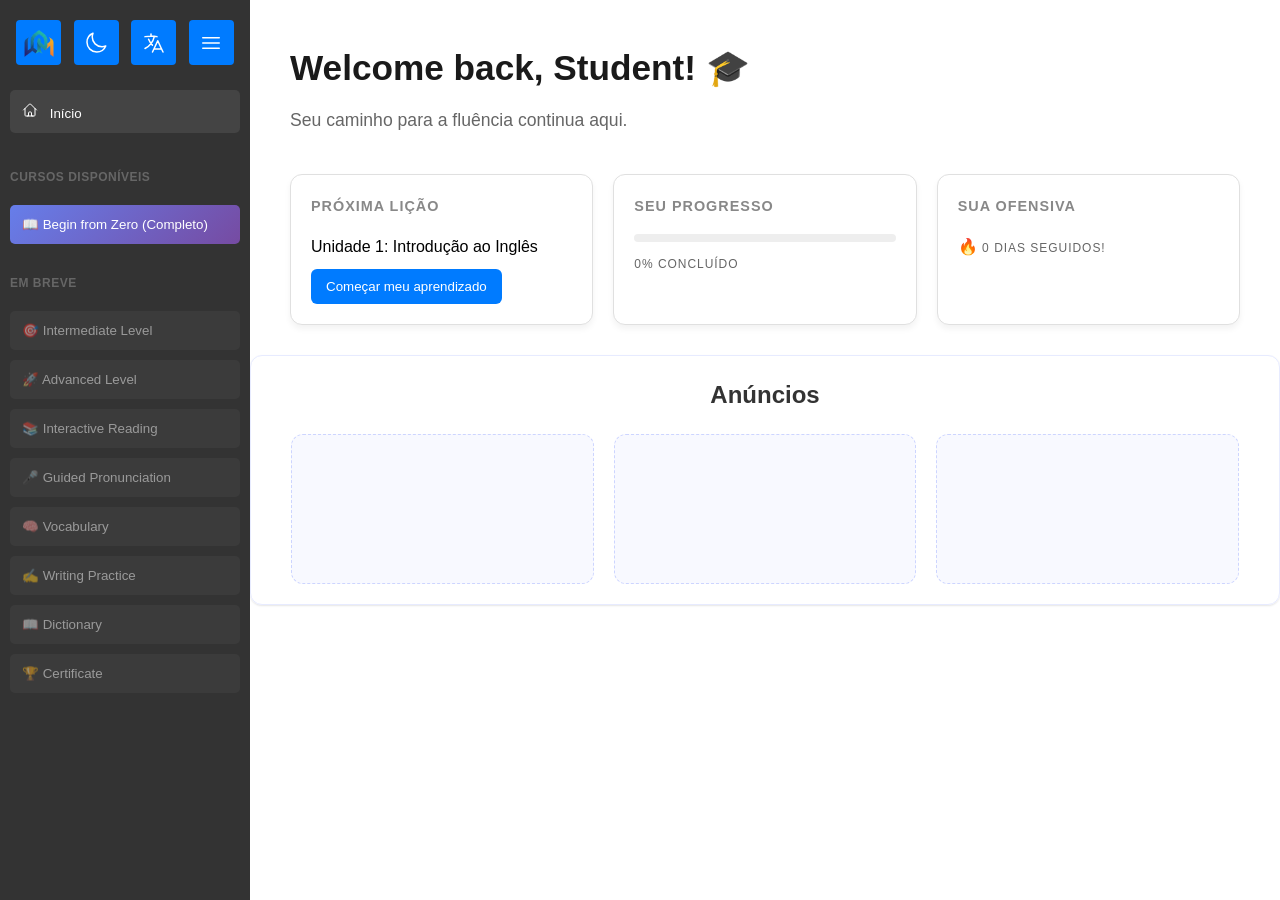
<file: index.html>
<!DOCTYPE html>
<html lang="en-US">
<head>
    <meta charset="UTF-8">
    <meta name="viewport" content="width=device-width, initial-scale=1.0">
    <title>Own Courses - Wide Market</title>
    <link rel="icon" type="image/png" href="./assets/img/logo.png">
    <link rel="stylesheet" href="./assets/css/global-style.css">
    <link rel="stylesheet" href="./assets/css/style.css">
    <!-- Maintenance Modal Styles -->

    <!-- AdSense script with automatic ads -->
    <script async src="https://pagead2.googlesyndication.com/pagead/js/adsbygoogle.js?client=ca-pub-5820256021930446"
            crossorigin="anonymous"></script>
    <script>
        (adsbygoogle = window.adsbygoogle || []).push({
            google_ad_client: "ca-pub-5820256021930446",
            enable_page_level_ads: true,
            overlays: {bottom: true}
        });
    </script>
</head>
<body>


    <div class="editor-container">
        <div class="editor-sidebar" id="editor-sidebar">
            <div class="sidebar-buttons">
                <a href="https://widemarket.onrender.com" class="nav-button" data-i18n-title="services.nav.home">
                    <img src="./assets/img/logo.png" style="width: 30px; height: 30px; object-fit: contain;">
                </a>

                <div id="theme-toggle" class="nav-button" style="cursor: pointer;" title="Alternar Tema">
                    <svg id="moon-icon" xmlns="http://www.w3.org/2000/svg" fill="none" viewBox="0 0 24 24" stroke-width="1.5" stroke="currentColor" style="width: 24px; height: 24px;">
                        <path stroke-linecap="round" stroke-linejoin="round" d="M21.752 15.002A9.72 9.72 0 0 1 18 15.75c-5.385 0-9.75-4.365-9.75-9.75 0-1.33.266-2.597.748-3.752A9.753 9.753 0 0 0 3 11.25C3 16.635 7.365 21 12.75 21a9.753 9.753 0 0 0 9.002-5.998Z" />
                    </svg>
                    <svg id="sun-icon" xmlns="http://www.w3.org/2000/svg" fill="none" viewBox="0 0 24 24" stroke-width="1.5" stroke="currentColor" style="width: 24px; height: 24px; display: none;">
                        <path stroke-linecap="round" stroke-linejoin="round" d="M12 3v2.25m6.364.386-1.591 1.591M21 12h-2.25m-.386 6.364-1.591-1.591M12 18.75V21m-4.773-4.227-1.591 1.591M5.25 12H3m4.227-4.773L5.636 5.636M15.75 12a3.75 3.75 0 1 1-7.5 0 3.75 3.75 0 0 1 7.5 0Z" />
                    </svg>
                </div>

                <div onclick="toggleLanguage()" class="nav-button" data-i18n-title="services.nav.settings" style="cursor: pointer;">
                    <svg xmlns="http://www.w3.org/2000/svg" fill="none" viewBox="0 0 24 24" stroke-width="1.5" stroke="currentColor" class="size-6">
                        <path stroke-linecap="round" stroke-linejoin="round" d="m10.5 21 5.25-11.25L21 21m-9-3h7.5M3 5.621a48.474 48.474 0 0 1 6-.371m0 0c1.12 0 2.233.038 3.334.114M9 5.25V3m3.334 2.364C11.176 10.658 7.69 15.08 3 17.502m9.334-12.138c.896.061 1.785.147 2.666.257m-4.589 8.495a18.023 18.023 0 0 1-3.827-5.802" />
                    </svg>
                </div>

                <div id="sidebar-toggle" class="nav-button" style="cursor: pointer;" title="Recolher Menu">
                    <svg xmlns="http://www.w3.org/2000/svg" fill="none" viewBox="0 0 24 24" stroke-width="1.5" stroke="currentColor" style="width: 24px; height: 24px;">
                        <path stroke-linecap="round" stroke-linejoin="round" d="M3.75 6.75h16.5M3.75 12h16.5m-16.5 5.25h16.5" />
                    </svg>
                </div>
            </div>

            <div id="languageOptions" style="display: none; margin-bottom: 15px;">
                <div onclick="changeLanguage('pt-BR')" class="language-option">🇧🇷 Português</div>
                <div onclick="changeLanguage('en-US')" class="language-option">🇺🇸 English</div>
                <div onclick="changeLanguage('es-ES')" class="language-option">🇪🇸 Español</div>
                <div onclick="changeLanguage('zh-CN')" class="language-option">🇨🇳 中文 (简体)</div>
            </div>

            <div class="sidebar-menu-list">
                <button class="menu-button-wide" onclick="window.location.href='EnglishCourse.html'" style="margin-bottom: 10px;">
                    <svg xmlns="http://www.w3.org/2000/svg" fill="none" viewBox="0 0 24 24" stroke-width="1.5" stroke="currentColor" class="size-6" style="width: 16px; height: 16px; margin-right: 8px;">
                        <path stroke-linecap="round" stroke-linejoin="round" d="m2.25 12 8.954-8.955c.44-.439 1.152-.439 1.591 0L21.75 12M4.5 9.75v10.125c0 .621.504 1.125 1.125 1.125H9.75v-4.875c0-.621.504-1.125 1.125-1.125h2.25c.621 0 1.125.504 1.125 1.125V21h4.125c.621 0 1.125-.504 1.125-1.125V9.75M8.25 21h8.25" />
                    </svg>
                    <span data-i18n="home.button">Início</span>
                </button>

                <!-- Cursos Disponíveis -->
                <h4 style="color: #666; font-size: 12px; margin: 15px 0 8px 0; text-transform: uppercase; letter-spacing: 0.5px;">Cursos Disponíveis</h4>
                <button class="menu-button-wide active" onclick="window.location.href='begin-from-zero.html'" style="background: linear-gradient(135deg, #667eea 0%, #764ba2 100%); color: white; border: none;">
                    📖 Begin from Zero (Completo)
                </button>

                <!-- Cursos em Desenvolvimento -->
                <h4 style="color: #666; font-size: 12px; margin: 20px 0 8px 0; text-transform: uppercase; letter-spacing: 0.5px;">Em Breve</h4>
                <button class="menu-button-wide" disabled style="opacity: 0.5; cursor: not-allowed;" title="Em desenvolvimento">
                    🎯 Intermediate Level
                </button>
                <button class="menu-button-wide" disabled style="opacity: 0.5; cursor: not-allowed;" title="Em desenvolvimento">
                    🚀 Advanced Level
                </button>
                <button class="menu-button-wide" disabled style="opacity: 0.5; cursor: not-allowed;" title="Em desenvolvimento">
                    📚 Interactive Reading
                </button>
                <button class="menu-button-wide" disabled style="opacity: 0.5; cursor: not-allowed;" title="Em desenvolvimento">
                    🎤 Guided Pronunciation
                </button>
                <button class="menu-button-wide" disabled style="opacity: 0.5; cursor: not-allowed;" title="Em desenvolvimento">
                    🧠 Vocabulary
                </button>
                <button class="menu-button-wide" disabled style="opacity: 0.5; cursor: not-allowed;" title="Em desenvolvimento">
                    ✍️ Writing Practice
                </button>
                <button class="menu-button-wide" disabled style="opacity: 0.5; cursor: not-allowed;" title="Em desenvolvimento">
                    📖 Dictionary
                </button>
                <button class="menu-button-wide" disabled style="opacity: 0.5; cursor: not-allowed;" title="Em desenvolvimento">
                    🏆 Certificate
                </button>
            </div>
        </div>
        <div class="editor-main">
            <div class="welcome-header">
                <h2 data-i18n="home.title">Welcome back, Student! 🎓</h2>
                <p data-i18n="home.subtitle">Seu caminho para a fluência continua aqui.</p>
            </div>

            <div class="course-stats-grid">
                <div class="stat-card">
                    <h3 data-i18n="home.next_lesson">Próxima Lição</h3>
                    <p id="next-lesson-text" data-i18n="home.next_lesson_text">Unidade 1: Introdução ao Inglês</p>
                    <button class="btn-resume" data-i18n="home.resume_button">Começar meu aprendizado</button>
                </div>

                <div class="stat-card">
                    <h3 data-i18n="home.progress">Seu Progresso</h3>
                    <div class="progress-container">
                        <div class="progress-bar" id="progress-bar" style="width: 45%;"></div>
                    </div>
                    <span id="progress-text"><span id="progress-percent">0</span><span data-i18n="home.progress_percent">% concluído</span></span>
                </div>

                <div class="stat-card">
                    <h3 data-i18n="home.streak">Sua Ofensiva</h3>
                    <p id="streak-text">🔥 <span id="streak-number">0</span> <span data-i18n="home.streak_days">Dias seguidos!</span></p>
                </div>
            </div>

            <section class="home-bottom-ads">
                <h3 data-i18n="ads.title">Anúncios</h3>
                <div class="home-bottom-ads__grid">
                    <div class="ad-banner">
                        <ins class="adsbygoogle"
                            style="display:block"
                            data-ad-client="ca-pub-5820256021930446"
                            data-ad-slot="1690111255"
                            data-ad-format="auto"
                            data-full-width-responsive="true"></ins>
                        <script>
                            (adsbygoogle = window.adsbygoogle || []).push({});
                        </script>
                    </div>
                    <div class="ad-banner">
                        <ins class="adsbygoogle"
                            style="display:block"
                            data-ad-client="ca-pub-5820256021930446"
                            data-ad-slot="5246212881"
                            data-ad-format="auto"
                            data-full-width-responsive="true"></ins>
                        <script>
                            (adsbygoogle = window.adsbygoogle || []).push({});
                        </script>
                    </div>
                    <div class="ad-banner">
                        <ins class="adsbygoogle"
                            style="display:block"
                            data-ad-client="ca-pub-5820256021930446"
                            data-ad-slot="8884955436"
                            data-ad-format="auto"
                            data-full-width-responsive="true"></ins>
                        <script>
                            (adsbygoogle = window.adsbygoogle || []).push({});
                        </script>
                    </div>
                </div>
            </section>
        </div>
    </div>

    <script>
        function toggleLanguage() {
            let options = document.getElementById('languageOptions');
            options.style.display = options.style.display === 'none' ? 'block' : 'none';
        }

        function changeLanguage(lang) {
            if (window.I18N && window.I18N.setLanguage) {
                window.I18N.setLanguage(lang);
                // Hide the language options after selection
                document.getElementById('languageOptions').style.display = 'none';
            } else {
                alert('Language changed to: ' + lang);
            }
        }

        // Load user data from localStorage
        function loadUserData() {
            const progress = localStorage.getItem('userProgress') || '0';
            const streak = localStorage.getItem('userStreak') || '0';
            const nextLesson = localStorage.getItem('nextLesson') || 'Unidade 1: Introdução ao Inglês';

            document.getElementById('progress-bar').style.width = progress + '%';
            document.getElementById('progress-percent').textContent = progress;
            document.getElementById('streak-number').textContent = streak;
            // Next lesson is static for now
        }

        // Save user data to localStorage
        function saveUserData() {
            const progress = document.getElementById('progress-percent').textContent;
            const streak = document.getElementById('streak-number').textContent;
            localStorage.setItem('userProgress', progress);
            localStorage.setItem('userStreak', streak);
        }

        // Simulate progress update (for demo)
        document.querySelector('.btn-resume').addEventListener('click', () => {
            let currentProgress = parseInt(document.getElementById('progress-percent').textContent);
            if (currentProgress < 100) {
                currentProgress += 5;
                document.getElementById('progress-bar').style.width = currentProgress + '%';
                document.getElementById('progress-percent').textContent = currentProgress;
                saveUserData();
            }
        });

        // Dark mode is now handled by the global dark-mode.js script

        // Load data on page load
        loadUserData();

        // Desktop and Mobile Sidebar Toggle Functionality
        document.addEventListener('DOMContentLoaded', function() {
            const sidebar = document.getElementById('editor-sidebar');
            const toggleBtn = document.getElementById('sidebar-toggle');

            // Function to toggle sidebar
            function toggleSidebar() {
                // Check if mobile
                if (window.innerWidth <= 768) {
                    // Mobile behavior: expand/collapse width
                    sidebar.classList.toggle('collapsed');
                } else {
                    // Desktop behavior: collapse/expand
                    sidebar.classList.toggle('collapsed');

                    // Opcional: Salvar a preferência do usuário no localStorage
                    const isCollapsed = sidebar.classList.contains('collapsed');
                    localStorage.setItem('sidebarState', isCollapsed ? 'closed' : 'open');
                }
            }

            // Toggle button
            if (toggleBtn) {
                toggleBtn.addEventListener('click', toggleSidebar);
            }

            // Opcional: Manter o estado ao recarregar a página
            if (localStorage.getItem('sidebarState') === 'closed') {
                sidebar.classList.add('collapsed');
            } else if (window.innerWidth > 768) {
                // Desktop: start expanded by default
                sidebar.classList.remove('collapsed');
            } else {
                // Mobile: start collapsed by default
                sidebar.classList.add('collapsed');
            }
        });
    </script>



    <script src="./assets/js/i18n.js"></script>

    <script>
        // Script de correção para fazer ambos os botões de dark mode funcionarem
        document.addEventListener('DOMContentLoaded', function() {
            const themeToggle = document.getElementById('theme-toggle'); // Botão Sidebar
            const darkToggleTop = document.getElementById('dark-mode-toggle'); // Botão Topo
            const htmlElement = document.documentElement;
            const moonIcon = document.getElementById('moon-icon');
            const sunIcon = document.getElementById('sun-icon');

            function toggleDarkMode() {
                const isDark = htmlElement.classList.toggle('dark-mode');
                localStorage.setItem('theme', isDark ? 'dark' : 'light');
                updateIcons(isDark);
            }

            function updateIcons(isDark) {
                if (moonIcon && sunIcon) {
                    moonIcon.style.display = isDark ? 'none' : 'block';
                    sunIcon.style.display = isDark ? 'block' : 'none';
                }
            }

            // Eventos de clique
            if (themeToggle) themeToggle.addEventListener('click', toggleDarkMode);
            if (darkToggleTop) darkToggleTop.addEventListener('click', toggleDarkMode);

            // Persistência ao carregar a página
            const savedTheme = localStorage.getItem('theme');
            if (savedTheme === 'dark') {
                htmlElement.classList.add('dark-mode');
                updateIcons(true);
            }
        });
    </script>
</body>
</html>
</file>
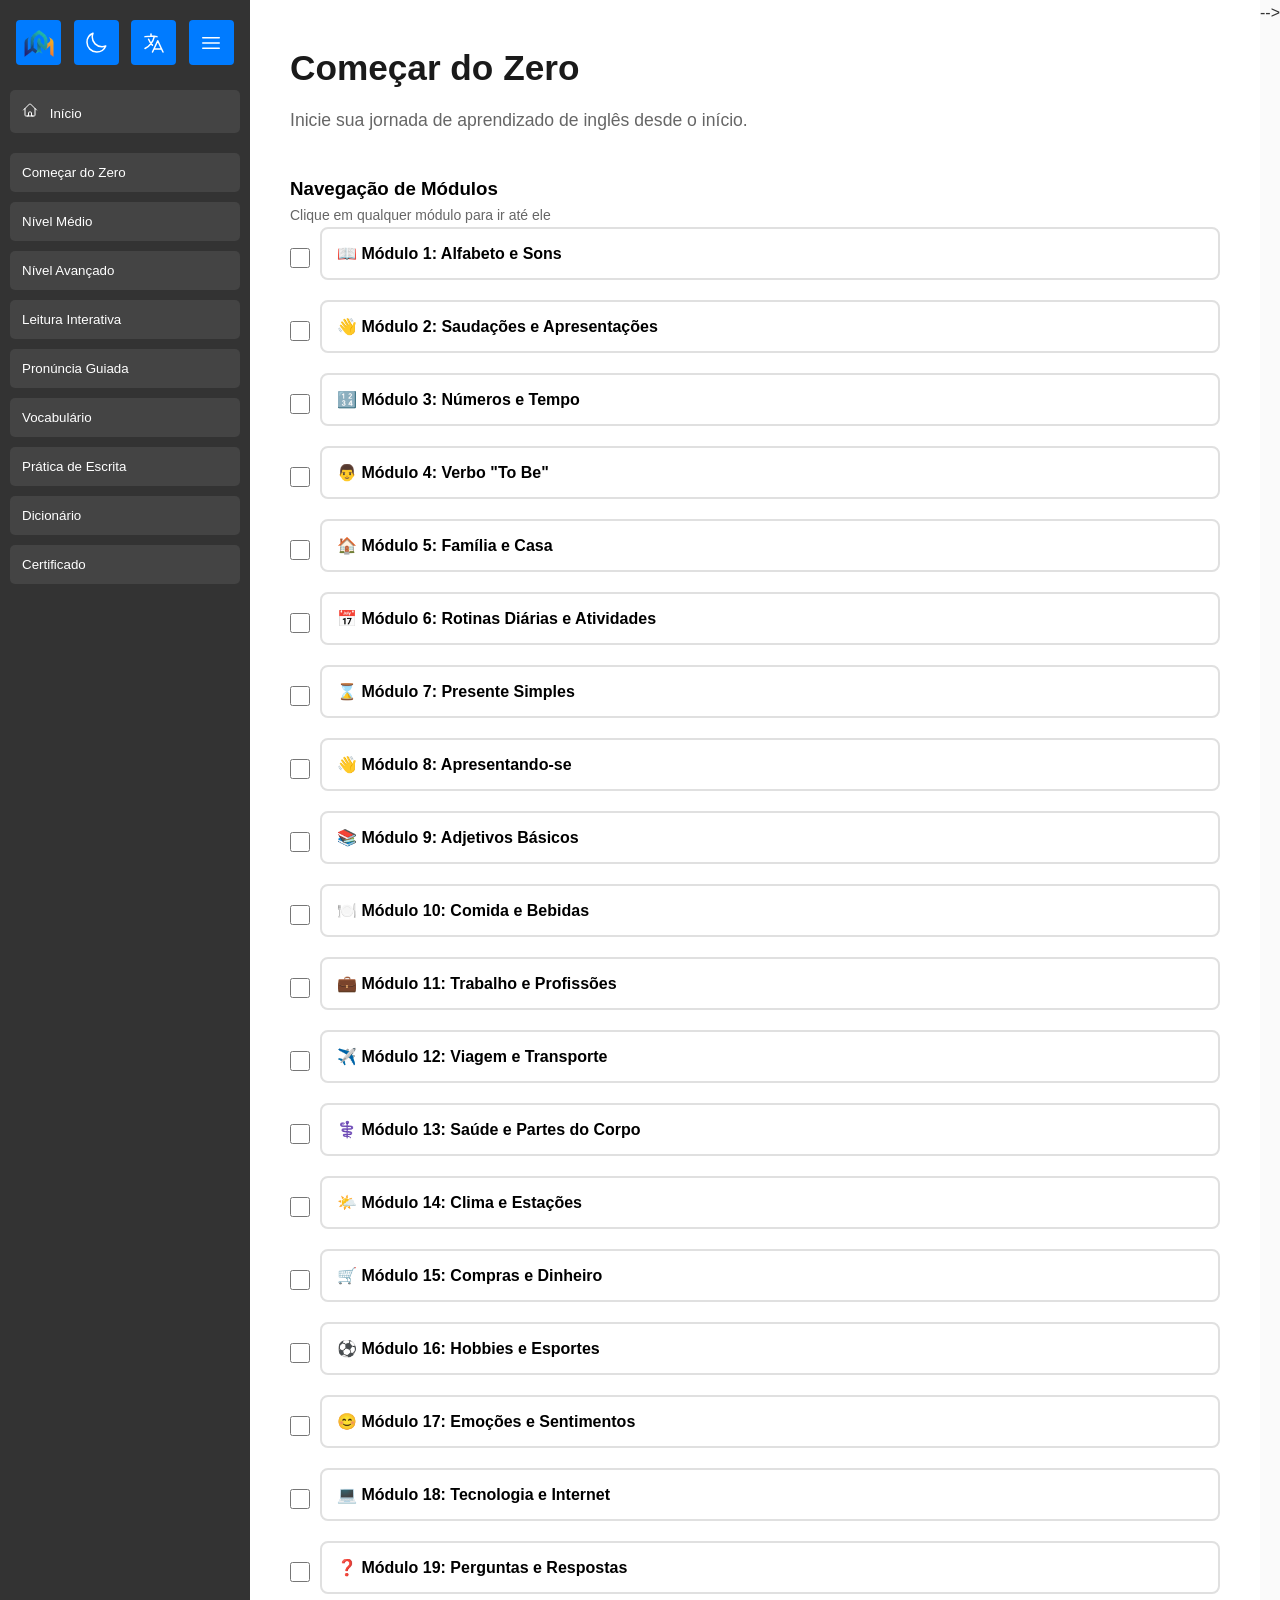
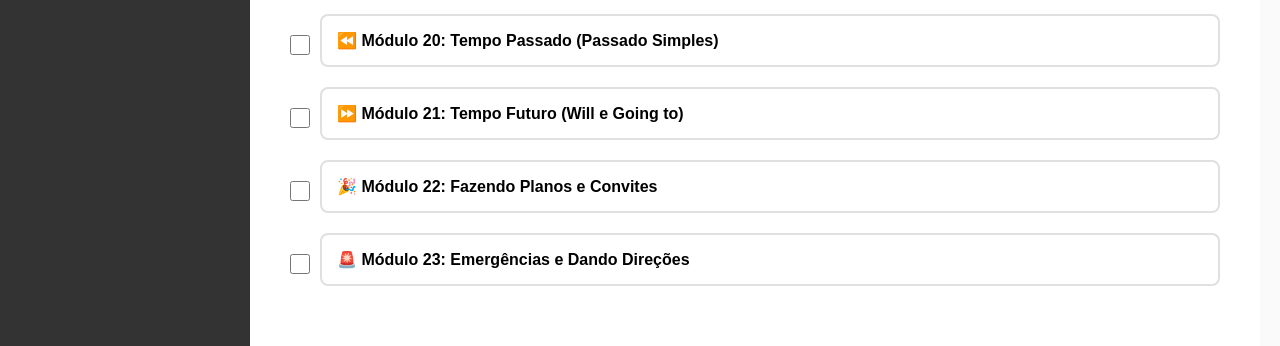
<file: begin-from-zero.html>
<!DOCTYPE html>
<html lang="en-US">
<head>
    <meta charset="UTF-8">
    <meta name="viewport" content="width=device-width, initial-scale=1.0">
    <title>Begin from Zero - Own Courses</title>
    <link rel="icon" type="image/png" href="./assets/img/logo.png">
    <link rel="stylesheet" href="./assets/css/global-style.css">
    <link rel="stylesheet" href="./assets/css/style.css">

    <!-- AdSense script with automatic ads -->
    <script async src="https://pagead2.googlesyndication.com/pagead/js/adsbygoogle.js?client=ca-pub-5820256021930446"
            crossorigin="anonymous"></script>
    <script>
        (adsbygoogle = window.adsbygoogle || []).push({
            google_ad_client: "ca-pub-5820256021930446",
            enable_page_level_ads: true,
            overlays: {bottom: true}
        });
    </script>
</head>
<body>

    <div class="editor-container">
        <div class="editor-sidebar" id="editor-sidebar">
            <div class="sidebar-buttons">
                <a href="https://widemarket.onrender.com" class="nav-button" data-i18n-title="services.nav.home">
                    <img src="./assets/img/logo.png" style="width: 30px; height: 30px; object-fit: contain;">
                </a>

                <div id="theme-toggle" class="nav-button" style="cursor: pointer;" title="Toggle Theme">
                    <svg id="moon-icon" xmlns="http://www.w3.org/2000/svg" fill="none" viewBox="0 0 24 24" stroke-width="1.5" stroke="currentColor" style="width: 24px; height: 24px;">
                        <path stroke-linecap="round" stroke-linejoin="round" d="M21.752 15.002A9.72 9.72 0 0 1 18 15.75c-5.385 0-9.75-4.365-9.75-9.75 0-1.33.266-2.597.748-3.752A9.753 9.753 0 0 0 3 11.25C3 16.635 7.365 21 12.75 21a9.753 9.753 0 0 0 9.002-5.998Z" />
                    </svg>
                    <svg id="sun-icon" xmlns="http://www.w3.org/2000/svg" fill="none" viewBox="0 0 24 24" stroke-width="1.5" stroke="currentColor" style="width: 24px; height: 24px; display: none;">
                        <path stroke-linecap="round" stroke-linejoin="round" d="M12 3v2.25m6.364.386-1.591 1.591M21 12h-2.25m-.386 6.364-1.591-1.591M12 18.75V21m-4.773-4.227-1.591 1.591M5.25 12H3m4.227-4.773L5.636 5.636M15.75 12a3.75 3.75 0 1 1-7.5 0 3.75 3.75 0 0 1 7.5 0Z" />
                    </svg>
                </div>

                <div onclick="toggleLanguage()" class="nav-button" data-i18n-title="services.nav.settings" style="cursor: pointer;">
                    <svg xmlns="http://www.w3.org/2000/svg" fill="none" viewBox="0 0 24 24" stroke-width="1.5" stroke="currentColor" class="size-6">
                        <path stroke-linecap="round" stroke-linejoin="round" d="m10.5 21 5.25-11.25L21 21m-9-3h7.5M3 5.621a48.474 48.474 0 0 1 6-.371m0 0c1.12 0 2.233.038 3.334.114M9 5.25V3m3.334 2.364C11.176 10.658 7.69 15.08 3 17.502m9.334-12.138c.896.061 1.785.147 2.666.257m-4.589 8.495a18.023 18.023 0 0 1-3.827-5.802" />
                    </svg>
                </div>

                <div id="sidebar-toggle" class="nav-button" style="cursor: pointer;" onclick="toggleSidebar()" title="Toggle Menu">
                    <svg xmlns="http://www.w3.org/2000/svg" fill="none" viewBox="0 0 24 24" stroke-width="1.5" stroke="currentColor" style="width: 24px; height: 24px;">
                        <path stroke-linecap="round" stroke-linejoin="round" d="M3.75 6.75h16.5M3.75 12h16.5m-16.5 5.25h16.5" />
                    </svg>
                </div>
            </div>

            <div id="languageOptions" style="display: none; margin-bottom: 15px;">
                <div onclick="changeLanguage('pt-BR')" class="language-option">🇧🇷 Português</div>
                <div onclick="changeLanguage('en-US')" class="language-option">🇺🇸 English</div>
                <div onclick="changeLanguage('es-ES')" class="language-option">🇪🇸 Español</div>
                <div onclick="changeLanguage('zh-CN')" class="language-option">🇨🇳 中文 (简体)</div>
            </div>

            <div class="sidebar-menu-list">
                <button class="menu-button-wide" onclick="window.location.href='EnglishCourse.html'" style="margin-bottom: 10px;">
                    <svg xmlns="http://www.w3.org/2000/svg" fill="none" viewBox="0 0 24 24" stroke-width="1.5" stroke="currentColor" class="size-6" style="width: 16px; height: 16px; margin-right: 8px;">
                        <path stroke-linecap="round" stroke-linejoin="round" d="m2.25 12 8.954-8.955c.44-.439 1.152-.439 1.591 0L21.75 12M4.5 9.75v10.125c0 .621.504 1.125 1.125 1.125H9.75v-4.875c0-.621.504-1.125 1.125-1.125h2.25c.621 0 1.125.504 1.125 1.125V21h4.125c.621 0 1.125-.504 1.125-1.125V9.75M8.25 21h8.25" />
                    </svg>
                    <span data-i18n="home.button">Início</span>
                </button>
                <button class="menu-button-wide" onclick="window.location.href='begin-from-zero.html'" data-i18n="course.beginner">Begin from Zero</button>
                <button class="menu-button-wide" onclick="window.location.href='intermediate-level.html'" data-i18n="course.intermediate">Intermediate Level</button>
                <button class="menu-button-wide" onclick="window.location.href='advanced-level.html'" data-i18n="course.advanced">Advanced Level</button>
                <button class="menu-button-wide" onclick="window.location.href='interactive-reading.html'" data-i18n="course.interactive_reading">Interactive Reading</button>
                <button class="menu-button-wide" onclick="window.location.href='guided-pronunciation.html'" data-i18n="course.guided_pronunciation">Guided Pronunciation</button>
                <button class="menu-button-wide" onclick="window.location.href='vocabulary.html'" data-i18n="course.vocabulary">Vocabulary</button>
                <button class="menu-button-wide" onclick="window.location.href='writing-practice.html'" data-i18n="course.writing_practice">Writing Practice</button>
                <button class="menu-button-wide" onclick="window.location.href='dictionary.html'" data-i18n="course.dictionary">Dictionary</button>
                <button class="menu-button-wide" onclick="window.location.href='certificate.html'" data-i18n="course.certificate">Certificate</button>
            </div>
        </div>
        <div class="editor-main">
            <div class="welcome-header">
                <h2 data-i18n="begin.title">Begin from Zero</h2>
                <p data-i18n="begin.subtitle">Start your English learning journey from the very beginning.</p>
            </div>

            <!-- Content will be added here -->

            <!-- Module Navigation -->
            <h3 data-i18n="begin.module_nav" style="margin-top: 0;">Module Navigation</h3>
            <p data-i18n="begin.module_nav_desc" style="font-size: 14px; color: #666;">Click on any module to open it</p>

            <!-- Static Module Buttons -->
            <div class="module-buttons-container">
                <div class="module-item">
                    <input type="checkbox" id="checkbox-module-1" class="module-checkbox">
                    <button class="module-btn-static" onclick="toggleModule('module-1')" data-i18n="begin.module1.title">📖 Module 1: English Alphabet & Pronunciation</button>
                </div>
                <div id="content-module-1" class="module-content-static" style="display: none;"></div>

                <div class="module-item">
                    <input type="checkbox" id="checkbox-module-2" class="module-checkbox">
                    <button class="module-btn-static" onclick="toggleModule('module-2')" data-i18n="begin.module2.title">👋 Module 2: Greetings & Introductions</button>
                </div>
                <div id="content-module-2" class="module-content-static" style="display: none;"></div>

                <div class="module-item">
                    <input type="checkbox" id="checkbox-module-3" class="module-checkbox">
                    <button class="module-btn-static" onclick="toggleModule('module-3')" data-i18n="begin.module3.title">🔢 Module 3: Numbers & Time</button>
                </div>
                <div id="content-module-3" class="module-content-static" style="display: none;"></div>

                <div class="module-item">
                    <input type="checkbox" id="checkbox-module-4" class="module-checkbox">
                    <button class="module-btn-static" onclick="toggleModule('module-4')" data-i18n="begin.module4.title">👨 Module 4: Verb 'To Be'</button>
                </div>
                <div id="content-module-4" class="module-content-static" style="display: none;"></div>

                <div class="module-item">
                    <input type="checkbox" id="checkbox-module-5" class="module-checkbox">
                    <button class="module-btn-static" onclick="toggleModule('module-5')" data-i18n="begin.module5.title">🏠 Module 5: Family & Home</button>
                </div>
                <div id="content-module-5" class="module-content-static" style="display: none;"></div>

                <div class="module-item">
                    <input type="checkbox" id="checkbox-module-6" class="module-checkbox">
                    <button class="module-btn-static" onclick="toggleModule('module-6')" data-i18n="begin.module6.title">📅 Module 6: Daily Routines & Activities</button>
                </div>
                <div id="content-module-6" class="module-content-static" style="display: none;"></div>

                <div class="module-item">
                    <input type="checkbox" id="checkbox-module-7" class="module-checkbox">
                    <button class="module-btn-static" onclick="toggleModule('module-7')" data-i18n="begin.module7.title">⌛ Module 7: Present Simple</button>
                </div>
                <div id="content-module-7" class="module-content-static" style="display: none;"></div>

                <div class="module-item">
                    <input type="checkbox" id="checkbox-module-8" class="module-checkbox">
                    <button class="module-btn-static" onclick="toggleModule('module-8')" data-i18n="begin.module8.title">👋 Module 8: Introducing Yourself</button>
                </div>
                <div id="content-module-8" class="module-content-static" style="display: none;"></div>

                <div class="module-item">
                    <input type="checkbox" id="checkbox-module-9" class="module-checkbox">
                    <button class="module-btn-static" onclick="toggleModule('module-9')" data-i18n="begin.module9.title">📚 Module 9: Basic Adjectives</button>
                </div>
                <div id="content-module-9" class="module-content-static" style="display: none;"></div>

                <div class="module-item">
                    <input type="checkbox" id="checkbox-module-10" class="module-checkbox">
                    <button class="module-btn-static" onclick="toggleModule('module-10')" data-i18n="begin.module10.title">🍽️ Module 10: Food & Drinks</button>
                </div>
                <div id="content-module-10" class="module-content-static" style="display: none;"></div>

                <div class="module-item">
                    <input type="checkbox" id="checkbox-module-11" class="module-checkbox">
                    <button class="module-btn-static" onclick="toggleModule('module-11')" data-i18n="begin.module11.title">💼 Module 11: Work & Professions</button>
                </div>
                <div id="content-module-11" class="module-content-static" style="display: none;"></div>

                <div class="module-item">
                    <input type="checkbox" id="checkbox-module-12" class="module-checkbox">
                    <button class="module-btn-static" onclick="toggleModule('module-12')" data-i18n="begin.module12.title">✈️ Module 12: Travel & Transportation</button>
                </div>
                <div id="content-module-12" class="module-content-static" style="display: none;"></div>

                <div class="module-item">
                    <input type="checkbox" id="checkbox-module-13" class="module-checkbox">
                    <button class="module-btn-static" onclick="toggleModule('module-13')" data-i18n="begin.module13.title">⚕️ Module 13: Health & Body Parts</button>
                </div>
                <div id="content-module-13" class="module-content-static" style="display: none;"></div>

                <div class="module-item">
                    <input type="checkbox" id="checkbox-module-14" class="module-checkbox">
                    <button class="module-btn-static" onclick="toggleModule('module-14')" data-i18n="begin.module14.title">🌤️ Module 14: Weather & Seasons</button>
                </div>
                <div id="content-module-14" class="module-content-static" style="display: none;"></div>

                <div class="module-item">
                    <input type="checkbox" id="checkbox-module-15" class="module-checkbox">
                    <button class="module-btn-static" onclick="toggleModule('module-15')" data-i18n="begin.module15.title">🛒 Module 15: Shopping & Money</button>
                </div>
                <div id="content-module-15" class="module-content-static" style="display: none;"></div>

                <div class="module-item">
                    <input type="checkbox" id="checkbox-module-16" class="module-checkbox">
                    <button class="module-btn-static" onclick="toggleModule('module-16')" data-i18n="begin.module16.title">⚽ Module 16: Hobbies & Sports</button>
                </div>
                <div id="content-module-16" class="module-content-static" style="display: none;"></div>

                <div class="module-item">
                    <input type="checkbox" id="checkbox-module-17" class="module-checkbox">
                    <button class="module-btn-static" onclick="toggleModule('module-17')" data-i18n="begin.module17.title">😊 Module 17: Emotions & Feelings</button>
                </div>
                <div id="content-module-17" class="module-content-static" style="display: none;"></div>

                <div class="module-item">
                    <input type="checkbox" id="checkbox-module-18" class="module-checkbox">
                    <button class="module-btn-static" onclick="toggleModule('module-18')" data-i18n="begin.module18.title">💻 Module 18: Technology & Internet</button>
                </div>
                <div id="content-module-18" class="module-content-static" style="display: none;"></div>

                <div class="module-item">
                    <input type="checkbox" id="checkbox-module-19" class="module-checkbox">
                    <button class="module-btn-static" onclick="toggleModule('module-19')" data-i18n="begin.module19.title">❓ Module 19: Questions & Answers</button>
                </div>
                <div id="content-module-19" class="module-content-static" style="display: none;"></div>

                <div class="module-item">
                    <input type="checkbox" id="checkbox-module-20" class="module-checkbox">
                    <button class="module-btn-static" onclick="toggleModule('module-20')" data-i18n="begin.module20.title">⏪ Module 20: Past Tense (Simple Past)</button>
                </div>
                <div id="content-module-20" class="module-content-static" style="display: none;"></div>

                <div class="module-item">
                    <input type="checkbox" id="checkbox-module-21" class="module-checkbox">
                    <button class="module-btn-static" onclick="toggleModule('module-21')" data-i18n="begin.module21.title">⏩ Module 21: Future Tense (Will & Going to)</button>
                </div>
                <div id="content-module-21" class="module-content-static" style="display: none;"></div>

                <div class="module-item">
                    <input type="checkbox" id="checkbox-module-22" class="module-checkbox">
                    <button class="module-btn-static" onclick="toggleModule('module-22')" data-i18n="begin.module22.title">🎉 Module 22: Making Plans & Invitations</button>
                </div>
                <div id="content-module-22" class="module-content-static" style="display: none;"></div>

                <div class="module-item">
                    <input type="checkbox" id="checkbox-module-23" class="module-checkbox">
                    <button class="module-btn-static" onclick="toggleModule('module-23')" data-i18n="begin.module23.title">🚨 Module 23: Emergencies & Giving Directions</button>
                </div>
                <div id="content-module-23" class="module-content-static" style="display: none;"></div>
            </div>

            <!-- Remove the old module content areas -->

            <!-- Remove the old module-accordion div -->
            <!-- <div class="module-accordion" id="module-accordion">
                <!-- Modules will be loaded here by JavaScript -->
            </div> -->

            <style>
                .module-section {
                    background: white;
                    border: 2px solid #e0e0e0;
                    border-radius: 12px;
                    padding: 30px;
                    margin-bottom: 40px;
                    box-shadow: 0 2px 8px rgba(0,0,0,0.1);
                }
                .module-section h2 {
                    color: #2196F3;
                    border-bottom: 3px solid #2196F3;
                    padding-bottom: 10px;
                    margin-top: 0;
                }
                .video-container {
                    position: relative;
                    padding-bottom: 56.25%;
                    height: 0;
                    overflow: hidden;
                    max-width: 100%;
                    background: #000;
                    margin: 20px 0;
                    border-radius: 8px;
                }
                .video-container iframe {
                    position: absolute;
                    top: 0;
                    left: 0;
                    width: 100%;
                    height: 100%;
                }
                .audio-player {
                    background: #f5f5f5;
                    padding: 15px;
                    border-radius: 8px;
                    margin: 15px 0;
                }
                .speak-btn {
                    background: #4CAF50;
                    color: white;
                    border: none;
                    padding: 10px 20px;
                    border-radius: 6px;
                    cursor: pointer;
                    font-size: 14px;
                    margin: 5px 5px 5px 0;
                    transition: background 0.3s;
                }
                .speak-btn:hover {
                    background: #45a049;
                }
                .speak-btn:active {
                    transform: scale(0.98);
                }
                .exercise-box {
                    background: #fff3e0;
                    border-left: 4px solid #ff9800;
                    padding: 20px;
                    margin: 20px 0;
                    border-radius: 6px;
                }
                .exercise-box h4 {
                    margin-top: 0;
                    color: #e65100;
                }
                .vocab-list {
                    display: grid;
                    grid-template-columns: repeat(auto-fill, minmax(200px, 1fr));
                    gap: 15px;
                    margin: 15px 0;
                }
                .vocab-item {
                    background: #e3f2fd;
                    padding: 15px;
                    border-radius: 8px;
                    border: 1px solid #90caf9;
                }
                .vocab-item strong {
                    color: #1565c0;
                    display: block;
                    font-size: 18px;
                    margin-bottom: 5px;
                }
                .vocab-item em {
                    color: #666;
                    font-size: 14px;
                }
                .source-credit {
                    background: #fffde7;
                    border-left: 4px solid #fdd835;
                    padding: 10px 15px;
                    margin: 15px 0;
                    font-size: 13px;
                    border-radius: 4px;
                }
                .source-credit strong {
                    color: #f57f17;
                }
                input[type="text"], textarea {
                    padding: 8px 12px;
                    border: 2px solid #ddd;
                    border-radius: 6px;
                    font-size: 14px;
                    margin: 5px 0;
                    width: 100%;
                    max-width: 400px;
                    box-sizing: border-box;
                }
                .module-btn {
                    width: 100%;
                    padding: 15px;
                    background: white;
                    border: 2px solid #e0e0e0;
                    border-radius: 8px;
                    text-align: left;
                    font-size: 16px;
                    font-weight: bold;
                    cursor: pointer;
                    margin-bottom: 5px;
                    transition: background 0.3s;
                }
                .module-btn:hover {
                    background: #f5f5f5;
                }
                .module-btn-static {
                    width: 100%;
                    padding: 15px;
                    background: white;
                    border: 2px solid #e0e0e0;
                    border-radius: 8px;
                    text-align: left;
                    font-size: 16px;
                    font-weight: bold;
                    cursor: pointer;
                    margin-bottom: 10px;
                    transition: background 0.3s;
                }
                .module-btn-static:hover {
                    background: #f5f5f5;
                }
                .module-content {
                    padding: 15px;
                    border: 1px solid #ddd;
                    border-radius: 8px;
                    margin-bottom: 10px;
                    background: #fafafa;
                }
                .module-content-static {
                    padding: 15px;
                    border: 1px solid #ddd;
                    border-radius: 8px;
                    margin-bottom: 20px;
                    background: #fafafa;
                    border-left: 4px solid #2196F3;
                }
                .module-item {
                    display: flex;
                    align-items: center;
                    margin-bottom: 10px;
                }
                .module-checkbox {
                    margin-right: 10px;
                    width: 20px;
                    height: 20px;
                    accent-color: #007bff;
                }
                .module-btn-static {
                    flex: 1;
                }
            </style>
        </div>
    </div>

    <!-- Embed modules data for offline use -->
    <script>
        // Data is embedded in the JavaScript file
        console.log('Modules data is embedded in main-script.js');
    </script>

    <script src="./begin-from-zero/main-script.js"></script>
    <script src="./assets/js/i18n.js"></script>

    <script>
        // Set initial language to Portuguese
        if (window.I18N) {
            I18N.setLanguage('pt-BR');
        }

        // Global sidebar toggle function
        function toggleSidebar() {
            const sidebar = document.getElementById('editor-sidebar');
            if (window.innerWidth <= 768) {
                sidebar.classList.toggle('collapsed');
            } else {
                sidebar.classList.toggle('collapsed');
                const isCollapsed = sidebar.classList.contains('collapsed');
                localStorage.setItem('sidebarState', isCollapsed ? 'closed' : 'open');
            }
        }
    </script>

    <script>
        function toggleLanguage() {
            let options = document.getElementById('languageOptions');
            options.style.display = options.style.display === 'none' ? 'block' : 'none';
        }

        // Force a função a ser global para que o botão onclick do HTML a encontre
        window.changeLanguage = function(lang) {
            console.log("Trocando idioma para: " + lang);

            // Atualiza a variável global que o main-script.js vai ler
            window.currentLang = lang;

            if (window.I18N && window.I18N.setLanguage) {
                window.I18N.setLanguage(lang);
                // Hide the language options after selection
                document.getElementById('languageOptions').style.display = 'none';
            }

            // RE-GERAR O CONTEÚDO DOS MÓDULOS COM O NOVO IDIOMA
            if (typeof generateModuleNavigation === 'function') {
                generateModuleNavigation();
                console.log("Módulos regenerados!");
            }
        };

        // Load user data from localStorage
        function loadUserData() {
            const progress = localStorage.getItem('userProgress') || '0';
            const streak = localStorage.getItem('userStreak') || '0';
            const nextLesson = localStorage.getItem('nextLesson') || 'Unidade 1: Introdução ao Inglês';

            document.getElementById('progress-bar').style.width = progress + '%';
            document.getElementById('progress-percent').textContent = progress;
            document.getElementById('streak-number').textContent = streak;
            // Next lesson is static for now
        }

        // Save user data to localStorage
        function saveUserData() {
            const progress = document.getElementById('progress-percent').textContent;
            const streak = document.getElementById('streak-number').textContent;
            localStorage.setItem('userProgress', progress);
            localStorage.setItem('userStreak', streak);
        }

        // Simulate progress update (for demo)
        document.querySelector('.btn-resume').addEventListener('click', () => {
            let currentProgress = parseInt(document.getElementById('progress-percent').textContent);
            if (currentProgress < 100) {
                currentProgress += 5;
                document.getElementById('progress-bar').style.width = currentProgress + '%';
                document.getElementById('progress-percent').textContent = currentProgress;
                saveUserData();
            }
        });

        // Dark mode is now handled by the global dark-mode.js script

        // Load data on page load
        loadUserData();

        // Desktop and Mobile Sidebar Toggle Functionality
        document.addEventListener('DOMContentLoaded', function() {
            const sidebar = document.getElementById('editor-sidebar');
            const toggleBtn = document.getElementById('sidebar-toggle');

            // Function to toggle sidebar
            function toggleSidebar() {
                // Check if mobile
                if (window.innerWidth <= 768) {
                    // Mobile behavior: expand/collapse width
                    sidebar.classList.toggle('collapsed');
                } else {
                    // Desktop behavior: collapse/expand
                    sidebar.classList.toggle('collapsed');

                    // Opcional: Salvar a preferência do usuário no localStorage
                    const isCollapsed = sidebar.classList.contains('collapsed');
                    localStorage.setItem('sidebarState', isCollapsed ? 'closed' : 'open');
                }
            }

            // Toggle button
            if (toggleBtn) {
                toggleBtn.addEventListener('click', toggleSidebar);
            }

            // Opcional: Manter o estado ao recarregar a página
            if (localStorage.getItem('sidebarState') === 'closed') {
                sidebar.classList.add('collapsed');
            } else if (window.innerWidth > 768) {
                // Desktop: start expanded by default
                sidebar.classList.remove('collapsed');
            } else {
                // Mobile: start collapsed by default
                sidebar.classList.add('collapsed');
            }
        });
    </script>

    <script>
        // Script de correção para fazer ambos os botões de dark mode funcionarem
        document.addEventListener('DOMContentLoaded', function() {
            const themeToggle = document.getElementById('theme-toggle'); // Botão Sidebar
            const darkToggleTop = document.getElementById('dark-mode-toggle'); // Botão Topo
            const htmlElement = document.documentElement;
            const moonIcon = document.getElementById('moon-icon');
            const sunIcon = document.getElementById('sun-icon');

            function toggleDarkMode() {
                const isDark = htmlElement.classList.toggle('dark-mode');
                localStorage.setItem('theme', isDark ? 'dark' : 'light');
                updateIcons(isDark);
            }

            function updateIcons(isDark) {
                if (moonIcon && sunIcon) {
                    moonIcon.style.display = isDark ? 'none' : 'block';
                    sunIcon.style.display = isDark ? 'block' : 'none';
                }
            }

            // Eventos de clique
            if (themeToggle) themeToggle.addEventListener('click', toggleDarkMode);
            if (darkToggleTop) darkToggleTop.addEventListener('click', toggleDarkMode);

            // Persistência ao carregar a página
            const savedTheme = localStorage.getItem('theme');
            if (savedTheme === 'dark') {
                htmlElement.classList.add('dark-mode');
                updateIcons(true);
            }
        });
    </script>
</body>
</html>
</file>
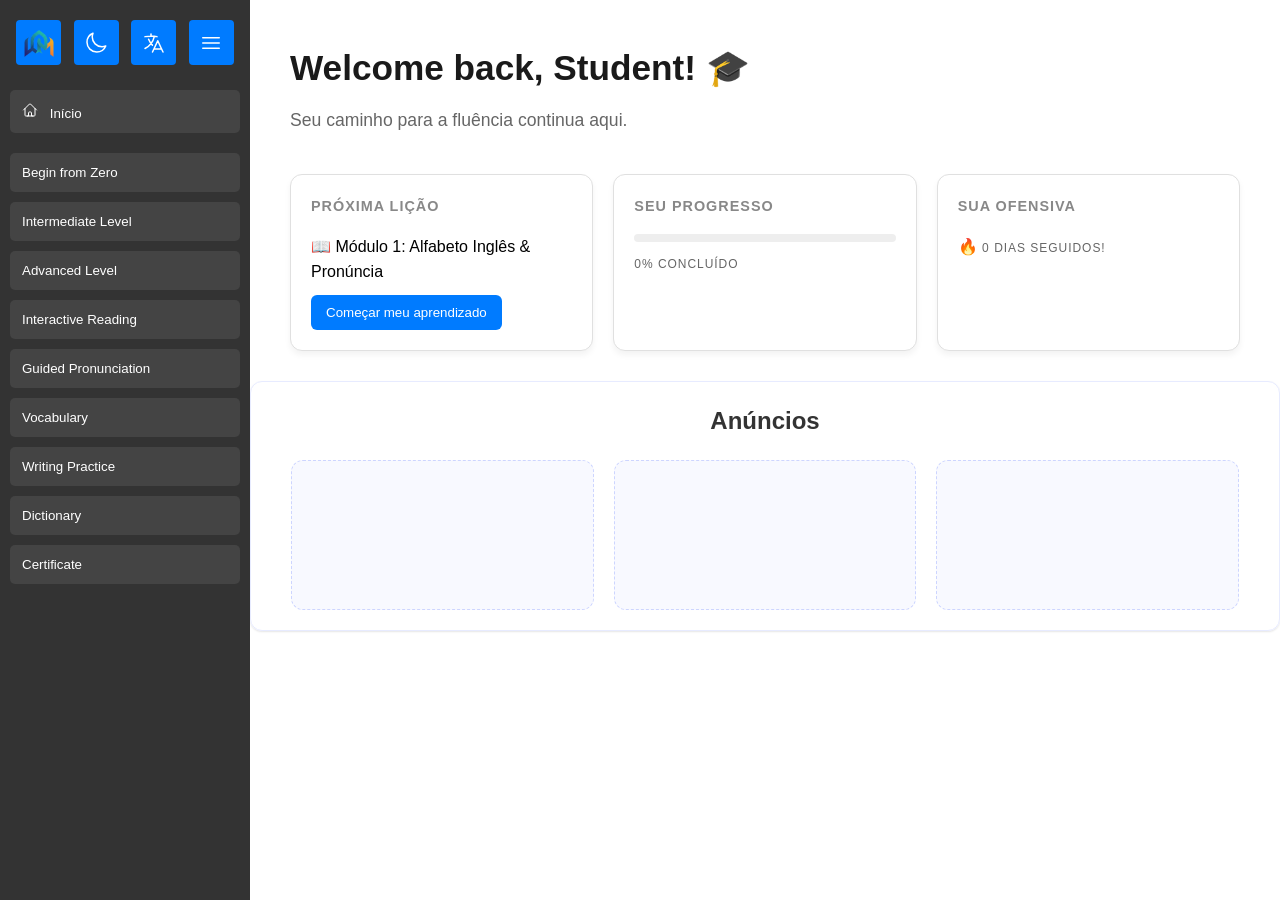
<file: EnglishCourse.html>
<!DOCTYPE html>
<html lang="en-US">
<head>
    <meta charset="UTF-8">
    <meta name="viewport" content="width=device-width, initial-scale=1.0">
    <title>Own Courses - Wide Market</title>
    <link rel="icon" type="image/png" href="./assets/img/logo.png">
    <link rel="stylesheet" href="./assets/css/global-style.css">
    <link rel="stylesheet" href="./assets/css/style.css">
    <script src="./begin-from-zero/main-script.js"></script>
    <!-- Maintenance Modal Styles -->

    <!-- AdSense script with automatic ads -->
    <script async src="https://pagead2.googlesyndication.com/pagead/js/adsbygoogle.js?client=ca-pub-5820256021930446"
            crossorigin="anonymous"></script>
    <script>
        (adsbygoogle = window.adsbygoogle || []).push({
            google_ad_client: "ca-pub-5820256021930446",
            enable_page_level_ads: true,
            overlays: {bottom: true}
        });
    </script>
</head>
<body>


    <div class="editor-container">
        <div class="editor-sidebar" id="editor-sidebar">
            <div class="sidebar-buttons">
                <a href="https://widemarket.onrender.com" class="nav-button" data-i18n-title="services.nav.home">
                    <img src="./assets/img/logo.png" style="width: 30px; height: 30px; object-fit: contain;">
                </a>

                <div id="theme-toggle" class="nav-button" style="cursor: pointer;" title="Alternar Tema">
                    <svg id="moon-icon" xmlns="http://www.w3.org/2000/svg" fill="none" viewBox="0 0 24 24" stroke-width="1.5" stroke="currentColor" style="width: 24px; height: 24px;">
                        <path stroke-linecap="round" stroke-linejoin="round" d="M21.752 15.002A9.72 9.72 0 0 1 18 15.75c-5.385 0-9.75-4.365-9.75-9.75 0-1.33.266-2.597.748-3.752A9.753 9.753 0 0 0 3 11.25C3 16.635 7.365 21 12.75 21a9.753 9.753 0 0 0 9.002-5.998Z" />
                    </svg>
                    <svg id="sun-icon" xmlns="http://www.w3.org/2000/svg" fill="none" viewBox="0 0 24 24" stroke-width="1.5" stroke="currentColor" style="width: 24px; height: 24px; display: none;">
                        <path stroke-linecap="round" stroke-linejoin="round" d="M12 3v2.25m6.364.386-1.591 1.591M21 12h-2.25m-.386 6.364-1.591-1.591M12 18.75V21m-4.773-4.227-1.591 1.591M5.25 12H3m4.227-4.773L5.636 5.636M15.75 12a3.75 3.75 0 1 1-7.5 0 3.75 3.75 0 0 1 7.5 0Z" />
                    </svg>
                </div>

                <div onclick="toggleLanguage()" class="nav-button" data-i18n-title="services.nav.settings" style="cursor: pointer;">
                    <svg xmlns="http://www.w3.org/2000/svg" fill="none" viewBox="0 0 24 24" stroke-width="1.5" stroke="currentColor" class="size-6">
                        <path stroke-linecap="round" stroke-linejoin="round" d="m10.5 21 5.25-11.25L21 21m-9-3h7.5M3 5.621a48.474 48.474 0 0 1 6-.371m0 0c1.12 0 2.233.038 3.334.114M9 5.25V3m3.334 2.364C11.176 10.658 7.69 15.08 3 17.502m9.334-12.138c.896.061 1.785.147 2.666.257m-4.589 8.495a18.023 18.023 0 0 1-3.827-5.802" />
                    </svg>
                </div>

                <div id="sidebar-toggle" class="nav-button" style="cursor: pointer;" title="Recolher Menu">
                    <svg xmlns="http://www.w3.org/2000/svg" fill="none" viewBox="0 0 24 24" stroke-width="1.5" stroke="currentColor" style="width: 24px; height: 24px;">
                        <path stroke-linecap="round" stroke-linejoin="round" d="M3.75 6.75h16.5M3.75 12h16.5m-16.5 5.25h16.5" />
                    </svg>
                </div>
            </div>

            <div id="languageOptions" style="display: none; margin-bottom: 15px;">
                <div onclick="changeLanguage('pt-BR')" class="language-option">🇧🇷 Português</div>
                <div onclick="changeLanguage('en-US')" class="language-option">🇺🇸 English</div>
                <div onclick="changeLanguage('es-ES')" class="language-option">🇪🇸 Español</div>
                <div onclick="changeLanguage('zh-CN')" class="language-option">🇨🇳 中文 (简体)</div>
            </div>

            <div class="sidebar-menu-list">
                <button class="menu-button-wide" onclick="window.location.href='EnglishCourse.html'" style="margin-bottom: 10px;">
                    <svg xmlns="http://www.w3.org/2000/svg" fill="none" viewBox="0 0 24 24" stroke-width="1.5" stroke="currentColor" class="size-6" style="width: 16px; height: 16px; margin-right: 8px;">
                        <path stroke-linecap="round" stroke-linejoin="round" d="m2.25 12 8.954-8.955c.44-.439 1.152-.439 1.591 0L21.75 12M4.5 9.75v10.125c0 .621.504 1.125 1.125 1.125H9.75v-4.875c0-.621.504-1.125 1.125-1.125h2.25c.621 0 1.125.504 1.125 1.125V21h4.125c.621 0 1.125-.504 1.125-1.125V9.75M8.25 21h8.25" />
                    </svg>
                    <span data-i18n="home.button">Início</span>
                </button>
                <button class="menu-button-wide" onclick="window.location.href='begin-from-zero.html'" data-i18n="course.beginner">Begin from Zero</button>
                <button class="menu-button-wide" onclick="window.location.href='intermediate-level.html'" data-i18n="course.intermediate">Intermediate Level</button>
                <button class="menu-button-wide" onclick="window.location.href='advanced-level.html'" data-i18n="course.advanced">Advanced Level</button>
                <button class="menu-button-wide" onclick="window.location.href='interactive-reading.html'" data-i18n="course.interactive_reading">Interactive Reading</button>
                <button class="menu-button-wide" onclick="window.location.href='guided-pronunciation.html'" data-i18n="course.guided_pronunciation">Guided Pronunciation</button>
                <button class="menu-button-wide" onclick="window.location.href='vocabulary.html'" data-i18n="course.vocabulary">Vocabulary</button>
                <button class="menu-button-wide" onclick="window.location.href='writing-practice.html'" data-i18n="course.writing_practice">Writing Practice</button>
                <button class="menu-button-wide" onclick="window.location.href='dictionary.html'" data-i18n="course.dictionary">Dictionary</button>
                <button class="menu-button-wide" onclick="window.location.href='certificate.html'" data-i18n="course.certificate">Certificate</button>
            </div>
        </div>
        <div class="editor-main">
            <div class="welcome-header">
                <h2 data-i18n="home.title">Welcome back, Student! 🎓</h2>
                <p data-i18n="home.subtitle">Seu caminho para a fluência continua aqui.</p>
            </div>

            <div class="course-stats-grid">
                <div class="stat-card">
                    <h3 data-i18n="home.next_lesson">Próxima Lição</h3>
                    <p id="next-lesson-text" data-i18n="home.next_lesson_text">Unidade 1: Introdução ao Inglês</p>
                    <button class="btn-resume" data-i18n="home.resume_button">Começar meu aprendizado</button>
                </div>

                <div class="stat-card">
                    <h3 data-i18n="home.progress">Seu Progresso</h3>
                    <div class="progress-container">
                        <div class="progress-bar" id="progress-bar" style="width: 45%;"></div>
                    </div>
                    <span id="progress-text"><span id="progress-percent">0</span><span data-i18n="home.progress_percent">% concluído</span></span>
                </div>

                <div class="stat-card">
                    <h3 data-i18n="home.streak">Sua Ofensiva</h3>
                    <p id="streak-text">🔥 <span id="streak-number">0</span> <span data-i18n="home.streak_days">Dias seguidos!</span></p>
                </div>
            </div>

            <section class="home-bottom-ads">
                <h3 data-i18n="ads.title">Anúncios</h3>
                <div class="home-bottom-ads__grid">
                    <div class="ad-banner">
                        <ins class="adsbygoogle"
                            style="display:block"
                            data-ad-client="ca-pub-5820256021930446"
                            data-ad-slot="1690111255"
                            data-ad-format="auto"
                            data-full-width-responsive="true"></ins>
                        <script>
                            (adsbygoogle = window.adsbygoogle || []).push({});
                        </script>
                    </div>
                    <div class="ad-banner">
                        <ins class="adsbygoogle"
                            style="display:block"
                            data-ad-client="ca-pub-5820256021930446"
                            data-ad-slot="5246212881"
                            data-ad-format="auto"
                            data-full-width-responsive="true"></ins>
                        <script>
                            (adsbygoogle = window.adsbygoogle || []).push({});
                        </script>
                    </div>
                    <div class="ad-banner">
                        <ins class="adsbygoogle"
                            style="display:block"
                            data-ad-client="ca-pub-5820256021930446"
                            data-ad-slot="8884955436"
                            data-ad-format="auto"
                            data-full-width-responsive="true"></ins>
                        <script>
                            (adsbygoogle = window.adsbygoogle || []).push({});
                        </script>
                    </div>
                </div>
            </section>
        </div>
    </div>

    <script>
        function toggleLanguage() {
            let options = document.getElementById('languageOptions');
            options.style.display = options.style.display === 'none' ? 'block' : 'none';
        }

        function changeLanguage(lang) {
            if (window.I18N && window.I18N.setLanguage) {
                window.I18N.setLanguage(lang);
                // Hide the language options after selection
                document.getElementById('languageOptions').style.display = 'none';
            } else {
                alert('Language changed to: ' + lang);
            }
        }

        // Load user data from localStorage
        function loadUserData() {
            // Import functions from begin-from-zero/main-script.js if available
            if (typeof getProgressPercentage === 'function' && typeof getStreak === 'function' && typeof getNextLesson === 'function') {
                const progress = getProgressPercentage();
                const streak = getStreak();
                const nextLesson = getNextLesson();

                document.getElementById('progress-bar').style.width = progress + '%';
                document.getElementById('progress-percent').textContent = progress;
                document.getElementById('streak-number').textContent = streak;
                document.getElementById('next-lesson-text').textContent = nextLesson;
            } else {
                // Fallback to old method
                const progress = localStorage.getItem('userProgress') || '0';
                const streak = localStorage.getItem('userStreak') || '0';
                const nextLesson = localStorage.getItem('nextLesson') || 'Unidade 1: Introdução ao Inglês';

                document.getElementById('progress-bar').style.width = progress + '%';
                document.getElementById('progress-percent').textContent = progress;
                document.getElementById('streak-number').textContent = streak;
            }
        }

        // Save user data to localStorage
        function saveUserData() {
            const progress = document.getElementById('progress-percent').textContent;
            const streak = document.getElementById('streak-number').textContent;
            localStorage.setItem('userProgress', progress);
            localStorage.setItem('userStreak', streak);
        }

        // Redirect to appropriate page based on progress
        document.querySelector('.btn-resume').addEventListener('click', () => {
            // For now, always redirect to begin-from-zero since it's the only implemented course
            window.location.href = 'begin-from-zero.html';
        });

        // Dark mode is now handled by the global dark-mode.js script

        // Load data on page load
        loadUserData();

        // Desktop and Mobile Sidebar Toggle Functionality
        document.addEventListener('DOMContentLoaded', function() {
            const sidebar = document.getElementById('editor-sidebar');
            const toggleBtn = document.getElementById('sidebar-toggle');

            // Function to toggle sidebar
            function toggleSidebar() {
                // Check if mobile
                if (window.innerWidth <= 768) {
                    // Mobile behavior: expand/collapse width
                    sidebar.classList.toggle('collapsed');
                } else {
                    // Desktop behavior: collapse/expand
                    sidebar.classList.toggle('collapsed');

                    // Opcional: Salvar a preferência do usuário no localStorage
                    const isCollapsed = sidebar.classList.contains('collapsed');
                    localStorage.setItem('sidebarState', isCollapsed ? 'closed' : 'open');
                }
            }

            // Toggle button
            if (toggleBtn) {
                toggleBtn.addEventListener('click', toggleSidebar);
            }

            // Opcional: Manter o estado ao recarregar a página
            if (localStorage.getItem('sidebarState') === 'closed') {
                sidebar.classList.add('collapsed');
            } else if (window.innerWidth > 768) {
                // Desktop: start expanded by default
                sidebar.classList.remove('collapsed');
            } else {
                // Mobile: start collapsed by default
                sidebar.classList.add('collapsed');
            }
        });
    </script>

    <script src="./assets/js/i18n.js"></script>

    <script>
        // Script de correção para fazer ambos os botões de dark mode funcionarem
        document.addEventListener('DOMContentLoaded', function() {
            const themeToggle = document.getElementById('theme-toggle'); // Botão Sidebar
            const darkToggleTop = document.getElementById('dark-mode-toggle'); // Botão Topo
            const htmlElement = document.documentElement;
            const moonIcon = document.getElementById('moon-icon');
            const sunIcon = document.getElementById('sun-icon');

            function toggleDarkMode() {
                const isDark = htmlElement.classList.toggle('dark-mode');
                localStorage.setItem('theme', isDark ? 'dark' : 'light');
                updateIcons(isDark);
            }

            function updateIcons(isDark) {
                if (moonIcon && sunIcon) {
                    moonIcon.style.display = isDark ? 'none' : 'block';
                    sunIcon.style.display = isDark ? 'block' : 'none';
                }
            }

            // Eventos de clique
            if (themeToggle) themeToggle.addEventListener('click', toggleDarkMode);
            if (darkToggleTop) darkToggleTop.addEventListener('click', toggleDarkMode);

            // Persistência ao carregar a página
            const savedTheme = localStorage.getItem('theme');
            if (savedTheme === 'dark') {
                htmlElement.classList.add('dark-mode');
                updateIcons(true);
            }
        });
    </script>
</body>
</html>
</file>
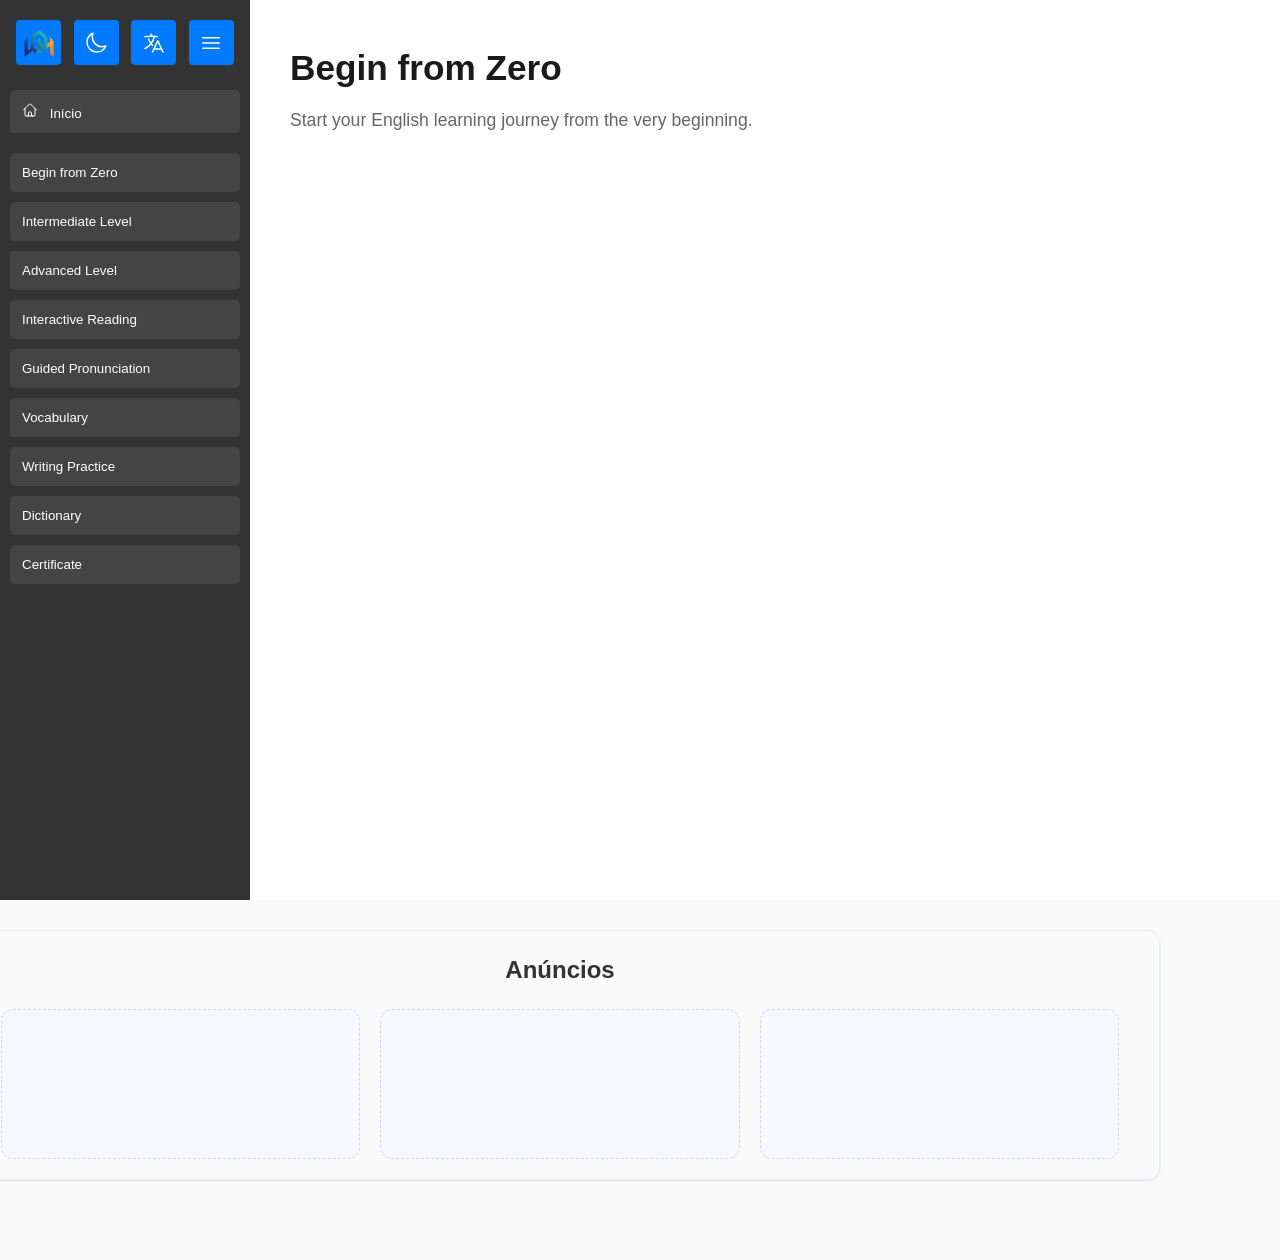
<file: OwnCourses/english/begin-from-zero.html>
<!DOCTYPE html>
<html lang="en-US">
<head>
    <meta charset="UTF-8">
    <meta name="viewport" content="width=device-width, initial-scale=1.0">
    <title>Begin from Zero - Own Courses</title>
    <link rel="icon" type="image/png" href="./assets/img/logo.png">
    <link rel="stylesheet" href="./assets/css/global-style.css">
    <link rel="stylesheet" href="./assets/css/style.css">

    <!-- AdSense script with automatic ads -->
    <script async src="https://pagead2.googlesyndication.com/pagead/js/adsbygoogle.js?client=ca-pub-5820256021930446"
            crossorigin="anonymous"></script>
    <script>
        (adsbygoogle = window.adsbygoogle || []).push({
            google_ad_client: "ca-pub-5820256021930446",
            enable_page_level_ads: true,
            overlays: {bottom: true}
        });
    </script>
</head>
<body>

    <div class="editor-container">
        <div class="editor-sidebar" id="editor-sidebar">
            <div class="sidebar-buttons">
                <a href="https://widemarket.com" class="nav-button" data-i18n-title="services.nav.home">
                    <img src="./assets/img/logo.png" style="width: 30px; height: 30px; object-fit: contain;">
                </a>

                <div id="theme-toggle" class="nav-button" style="cursor: pointer;" title="Toggle Theme">
                    <svg id="moon-icon" xmlns="http://www.w3.org/2000/svg" fill="none" viewBox="0 0 24 24" stroke-width="1.5" stroke="currentColor" style="width: 24px; height: 24px;">
                        <path stroke-linecap="round" stroke-linejoin="round" d="M21.752 15.002A9.72 9.72 0 0 1 18 15.75c-5.385 0-9.75-4.365-9.75-9.75 0-1.33.266-2.597.748-3.752A9.753 9.753 0 0 0 3 11.25C3 16.635 7.365 21 12.75 21a9.753 9.753 0 0 0 9.002-5.998Z" />
                    </svg>
                    <svg id="sun-icon" xmlns="http://www.w3.org/2000/svg" fill="none" viewBox="0 0 24 24" stroke-width="1.5" stroke="currentColor" style="width: 24px; height: 24px; display: none;">
                        <path stroke-linecap="round" stroke-linejoin="round" d="M12 3v2.25m6.364.386-1.591 1.591M21 12h-2.25m-.386 6.364-1.591-1.591M12 18.75V21m-4.773-4.227-1.591 1.591M5.25 12H3m4.227-4.773L5.636 5.636M15.75 12a3.75 3.75 0 1 1-7.5 0 3.75 3.75 0 0 1 7.5 0Z" />
                    </svg>
                </div>

                <div onclick="toggleLanguage()" class="nav-button" data-i18n-title="services.nav.settings" style="cursor: pointer;">
                    <svg xmlns="http://www.w3.org/2000/svg" fill="none" viewBox="0 0 24 24" stroke-width="1.5" stroke="currentColor" class="size-6">
                        <path stroke-linecap="round" stroke-linejoin="round" d="m10.5 21 5.25-11.25L21 21m-9-3h7.5M3 5.621a48.474 48.474 0 0 1 6-.371m0 0c1.12 0 2.233.038 3.334.114M9 5.25V3m3.334 2.364C11.176 10.658 7.69 15.08 3 17.502m9.334-12.138c.896.061 1.785.147 2.666.257m-4.589 8.495a18.023 18.023 0 0 1-3.827-5.802" />
                    </svg>
                </div>

                <div id="sidebar-toggle" class="nav-button" style="cursor: pointer;" title="Toggle Menu">
                    <svg xmlns="http://www.w3.org/2000/svg" fill="none" viewBox="0 0 24 24" stroke-width="1.5" stroke="currentColor" style="width: 24px; height: 24px;">
                        <path stroke-linecap="round" stroke-linejoin="round" d="M3.75 6.75h16.5M3.75 12h16.5m-16.5 5.25h16.5" />
                    </svg>
                </div>
            </div>

            <div id="languageOptions" style="display: none; margin-bottom: 15px;">
                <div onclick="changeLanguage('pt-BR')" class="language-option">🇧🇷 Português</div>
                <div onclick="changeLanguage('en-US')" class="language-option">🇺🇸 English</div>
                <div onclick="changeLanguage('es-ES')" class="language-option">🇪🇸 Español</div>
                <div onclick="changeLanguage('zh-CN')" class="language-option">🇨🇳 中文 (简体)</div>
            </div>

            <div class="sidebar-menu-list">
                <button class="menu-button-wide" onclick="window.location.href='EnglishCourse.html'" style="margin-bottom: 10px;">
                    <svg xmlns="http://www.w3.org/2000/svg" fill="none" viewBox="0 0 24 24" stroke-width="1.5" stroke="currentColor" class="size-6" style="width: 16px; height: 16px; margin-right: 8px;">
                        <path stroke-linecap="round" stroke-linejoin="round" d="m2.25 12 8.954-8.955c.44-.439 1.152-.439 1.591 0L21.75 12M4.5 9.75v10.125c0 .621.504 1.125 1.125 1.125H9.75v-4.875c0-.621.504-1.125 1.125-1.125h2.25c.621 0 1.125.504 1.125 1.125V21h4.125c.621 0 1.125-.504 1.125-1.125V9.75M8.25 21h8.25" />
                    </svg>
                    <span data-i18n="home.button">Início</span>
                </button>
                <button class="menu-button-wide" onclick="window.location.href='begin-from-zero.html'" data-i18n="course.beginner">Begin from Zero</button>
                <button class="menu-button-wide" onclick="window.location.href='intermediate-level.html'" data-i18n="course.intermediate">Intermediate Level</button>
                <button class="menu-button-wide" onclick="window.location.href='advanced-level.html'" data-i18n="course.advanced">Advanced Level</button>
                <button class="menu-button-wide" onclick="window.location.href='interactive-reading.html'" data-i18n="course.interactive_reading">Interactive Reading</button>
                <button class="menu-button-wide" onclick="window.location.href='guided-pronunciation.html'" data-i18n="course.guided_pronunciation">Guided Pronunciation</button>
                <button class="menu-button-wide" onclick="window.location.href='vocabulary.html'" data-i18n="course.vocabulary">Vocabulary</button>
                <button class="menu-button-wide" onclick="window.location.href='writing-practice.html'" data-i18n="course.writing_practice">Writing Practice</button>
                <button class="menu-button-wide" onclick="window.location.href='dictionary.html'" data-i18n="course.dictionary">Dictionary</button>
                <button class="menu-button-wide" onclick="window.location.href='certificate.html'" data-i18n="course.certificate">Certificate</button>
            </div>
        </div>
        <div class="editor-main">
            <div class="welcome-header">
                <h2>Begin from Zero</h2>
                <p>Start your English learning journey from the very beginning.</p>
            </div>

            <!-- Content will be added here -->

        </div>
    </div>

    <!-- Banners finais -->
    <section class="home-bottom-ads">
        <h3 data-i18n="ads.title">Anúncios</h3>
        <div class="home-bottom-ads__grid">
            <div class="ad-banner">
                <ins class="adsbygoogle"
                    style="display:block"
                    data-ad-client="ca-pub-5820256021930446"
                    data-ad-slot="1690111255"
                    data-ad-format="auto"
                    data-full-width-responsive="true"></ins>
                <script>
                    (adsbygoogle = window.adsbygoogle || []).push({});
                </script>
            </div>
            <div class="ad-banner">
                <ins class="adsbygoogle"
                    style="display:block"
                    data-ad-client="ca-pub-5820256021930446"
                    data-ad-slot="5246212881"
                    data-ad-format="auto"
                    data-full-width-responsive="true"></ins>
                <script>
                    (adsbygoogle = window.adsbygoogle || []).push({});
                </script>
            </div>
            <div class="ad-banner">
                <ins class="adsbygoogle"
                    style="display:block"
                    data-ad-client="ca-pub-5820256021930446"
                    data-ad-slot="8884955436"
                    data-ad-format="auto"
                    data-full-width-responsive="true"></ins>
                <script>
                    (adsbygoogle = window.adsbygoogle || []).push({});
                </script>
            </div>
        </div>
    </section>

    <script>
        function toggleLanguage() {
            let options = document.getElementById('languageOptions');
            options.style.display = options.style.display === 'none' ? 'block' : 'none';
        }

        function changeLanguage(lang) {
            if (window.I18N && window.I18N.setLanguage) {
                window.I18N.setLanguage(lang);
                // Hide the language options after selection
                document.getElementById('languageOptions').style.display = 'none';
            } else {
                alert('Language changed to: ' + lang);
            }
        }

        // Dark mode functionality
        document.addEventListener('DOMContentLoaded', function() {
            const themeToggle = document.getElementById('theme-toggle');
            const htmlElement = document.documentElement;
            const moonIcon = document.getElementById('moon-icon');
            const sunIcon = document.getElementById('sun-icon');

            function toggleDarkMode() {
                const isDark = htmlElement.classList.toggle('dark-mode');
                localStorage.setItem('theme', isDark ? 'dark' : 'light');
                updateIcons(isDark);
            }

            function updateIcons(isDark) {
                if (moonIcon && sunIcon) {
                    moonIcon.style.display = isDark ? 'none' : 'block';
                    sunIcon.style.display = isDark ? 'block' : 'none';
                }
            }

            if (themeToggle) {
                themeToggle.addEventListener('click', toggleDarkMode);
            }

            // Load saved theme
            const savedTheme = localStorage.getItem('theme');
            if (savedTheme === 'dark') {
                htmlElement.classList.add('dark-mode');
                updateIcons(true);
            }
        });

        // Sidebar toggle functionality
        document.addEventListener('DOMContentLoaded', function() {
            const sidebar = document.getElementById('editor-sidebar');
            const toggleBtn = document.getElementById('sidebar-toggle');

            function toggleSidebar() {
                if (window.innerWidth <= 768) {
                    sidebar.classList.toggle('collapsed');
                } else {
                    sidebar.classList.toggle('collapsed');
                    const isCollapsed = sidebar.classList.contains('collapsed');
                    localStorage.setItem('sidebarState', isCollapsed ? 'closed' : 'open');
                }
            }

            if (toggleBtn) {
                toggleBtn.addEventListener('click', toggleSidebar);
            }

            // Load saved sidebar state
            if (localStorage.getItem('sidebarState') === 'closed') {
                sidebar.classList.add('collapsed');
            } else if (window.innerWidth > 768) {
                sidebar.classList.remove('collapsed');
            } else {
                sidebar.classList.add('collapsed');
            }
        });
    </script>

    <script src="./assets/js/i18n.js"></script>
</body>
</html>
</file>
<file: assets/css/global-style.css>
/* Reset e Base */
* {
    margin: 0;
    padding: 0;
    box-sizing: border-box;
}

:root {
    /* Nova Paleta de Cores */
    --color-primary: #1F4590; /* Azul Profundo - Confiança */
    --color-action: #FF8C00; /* Laranja Vibrante - Ação/CTA */
    --color-accent: #00A6A6; /* Ciano/Verde Água - Destaque/Inovação */
    --color-bg: #FAFAFA; /* Off-White Suave - Fundo Principal */
    --color-text: #333333; /* Cinza Escuro - Texto Padrão */

    /* Cores auxiliares */
    --ml-yellow: #fff159;
    --ml-blue: #1F4590; /* Usando a cor primária */
    --ml-blue-dark: #1a3a75; /* Versão mais escura da primária */
    --ml-dark: #333333;
    --ml-gray: #666;
    --ml-light-gray: #ededed;
    --ml-white: #fff;
    --ml-border: #e6e6e6;
    --ml-green: #00a650;
    --ml-red: #ff6b6b;
    --shadow: 0 1px 2px 0 rgba(0,0,0,.1);
    --shadow-hover: 0 4px 8px 0 rgba(0,0,0,.12);
}

/* Dark Mode Variables */
:root.dark-mode {
    --color-bg: #1a1a1a;
    --color-text: #e0e0e0;
    --ml-dark: #e0e0e0;
    --ml-gray: #aaa;
    --ml-light-gray: #2a2a2a;
    --ml-white: #1a1a1a;
    --ml-border: #333;
    --shadow: 0 1px 2px 0 rgba(0,0,0,.3);
    --shadow-hover: 0 4px 8px 0 rgba(0,0,0,.4);
}

/* Dark Mode Overrides for White Backgrounds */
:root.dark-mode .top-bar .logo,
:root.dark-mode .top-bar-links a,
:root.dark-mode .language-button,
:root.dark-mode .category-link {
    color: #ffffff !important; /* White text for logo, links, language button and navigation menu in dark mode */
}
:root.dark-mode .categories-nav,
:root.dark-mode .search-bar,
:root.dark-mode .platform-card,
:root.dark-mode .widget-card,
:root.dark-mode .category-card,
:root.dark-mode .affiliate-card,
:root.dark-mode .slot-card,
:root.dark-mode .tool-card,
:root.dark-mode .course-card,
:root.dark-mode .product-card,
:root.dark-mode .affiliate-product-card,
:root.dark-mode .service-card,
:root.dark-mode .login-container,
:root.dark-mode .user-area,
:root.dark-mode .filters-panel,
:root.dark-mode .home-hero,
:root.dark-mode .page-hero,
:root.dark-mode .courses-hero,
:root.dark-mode .filter-bar,
:root.dark-mode .info-card,
:root.dark-mode .home-bottom-ads,
:root.dark-mode .sidebar-ads,
:root.dark-mode .product-page,
:root.dark-mode .features-section,
:root.dark-mode .promo-section-2,
:root.dark-mode .quick-categories,
:root.dark-mode .category-quick-card,
:root.dark-mode .feature-card,
:root.dark-mode .tool-card,
:root.dark-mode .accordion-item,
:root.dark-mode .review-item {
    background: var(--ml-white) !important;
}

:root.dark-mode .hero-main {
    background: #1a1a1a !important;
}

:root.dark-mode .hero-main::before {
    background: radial-gradient(circle, rgba(255,255,255,0.05) 0%, transparent 70%) !important;
}

/* Dark Mode for Select Elements */
:root.dark-mode select {
    background: var(--ml-white) !important;
    color: var(--ml-dark) !important;
    border-color: var(--ml-border) !important;
}

:root.dark-mode select option {
    background: var(--ml-white) !important;
    color: var(--ml-dark) !important;
}

/* Dark Mode for Promo Sections */
:root.dark-mode .promo-section-1 {
    background: var(--ml-white) !important;
}

:root.dark-mode .promo-section-2 {
    background: var(--ml-white) !important;
}

/* Dark Mode for CTA Section */
:root.dark-mode .cta-section {
    background: linear-gradient(135deg, #0f1419 0%, #1a1a2e 100%) !important;
}

/* Dark Mode for Courses Page */
:root.dark-mode .courses-page {
    background: linear-gradient(180deg, #1a1a1a 0%, var(--ml-white) 65%) !important;
}

/* Dark Mode for Banner Wall */
:root.dark-mode .banner-wall {
    background: #2a2a2a !important;
    border-color: #333 !important;
}

/* Dark Mode for Module Buttons and Content in begin-from-zero.html */
:root.dark-mode .module-btn-static {
    background: var(--ml-white) !important;
    border-color: var(--ml-border) !important;
    color: var(--ml-dark) !important;
}

:root.dark-mode .module-btn-static:hover {
    background: var(--ml-light-gray) !important;
}

:root.dark-mode .module-content-static {
    background: var(--ml-light-gray) !important;
    border-color: var(--ml-border) !important;
    color: var(--ml-dark) !important;
}

/* Dark Mode for Module Content Elements (generated by JavaScript) */
:root.dark-mode .module-section {
    background: var(--ml-light-gray) !important;
    border-color: var(--ml-border) !important;
    color: var(--ml-dark) !important;
}

:root.dark-mode .module-section h2 {
    color: var(--color-primary) !important;
    border-color: var(--color-primary) !important;
}

:root.dark-mode .vocab-list .vocab-item {
    background: var(--ml-white) !important;
    border-color: var(--ml-border) !important;
    color: var(--ml-dark) !important;
}

:root.dark-mode .vocab-list .vocab-item strong {
    color: var(--color-primary) !important;
}

:root.dark-mode .vocab-list .vocab-item em {
    color: var(--ml-gray) !important;
}

:root.dark-mode .exercise-box {
    background: rgba(255, 152, 0, 0.1) !important;
    border-left-color: var(--color-action) !important;
    color: var(--ml-dark) !important;
}

:root.dark-mode .exercise-box h4 {
    color: var(--color-action) !important;
}

:root.dark-mode .source-credit {
    background: rgba(253, 216, 53, 0.1) !important;
    border-left-color: #fdd835 !important;
    color: var(--ml-dark) !important;
}

:root.dark-mode .source-credit strong {
    color: #f57f17 !important;
}

:root.dark-mode .audio-player {
    background: var(--ml-light-gray) !important;
    color: var(--ml-dark) !important;
}

:root.dark-mode input[type="text"],
:root.dark-mode textarea {
    background: var(--ml-white) !important;
    border-color: var(--ml-border) !important;
    color: var(--ml-dark) !important;
}

:root.dark-mode .module-btn {
    background: var(--ml-white) !important;
    border-color: var(--ml-border) !important;
    color: var(--ml-dark) !important;
}

:root.dark-mode .module-btn:hover {
    background: var(--ml-light-gray) !important;
}

:root.dark-mode .module-content {
    background: var(--ml-light-gray) !important;
    border-color: var(--ml-border) !important;
    color: var(--ml-dark) !important;
}

body {
    font-family: 'Proxima Nova', -apple-system, BlinkMacSystemFont, 'Segoe UI', Roboto, 'Helvetica Neue', Arial, sans-serif;
    color: var(--color-text);
    background-color: var(--color-bg);
    line-height: 1.6;
}

/* ============================================
   BARRA SUPERIOR
   ============================================ */
.top-bar {
    background-color: var(--ml-white);
    padding: 8px 0;
    border-bottom: 1px solid var(--ml-border);
}

.top-bar-content {
    max-width: 1200px;
    margin: 0 auto;
    display: flex;
    justify-content: space-between;
    align-items: center;
    padding: 0 20px;
}

.logo {
    font-size: 24px;
    font-weight: bold;
    color: var(--color-primary);
    text-decoration: none;
    display: flex;
    align-items: center;
    gap: 10px;
}

.logo img {
    height: 32px;
    width: auto;
}

.top-bar-links {
    display: flex;
    align-items: center;
    gap: 20px;
}

/* Ajuste dos ícones SVG para não ficarem gigantes no mobile */
.top-bar-links svg {
    width: 24px;
    height: 24px;
    display: block;
}

/* Dark Mode Toggle Button */
#dark-mode-toggle {
    background: none;
    border: none;
    font-size: 20px;
    cursor: pointer;
    padding: 6px;
    border-radius: 6px;
    transition: all 0.3s;
    color: var(--ml-gray);
    display: flex;
    align-items: center;
    justify-content: center;
    width: 32px;
    height: 32px;
}

#dark-mode-toggle:hover {
    background-color: var(--ml-light-gray);
    color: var(--color-primary);
}

.top-bar-links a {
    color: var(--ml-gray);
    text-decoration: none;
}

.top-bar-links a:hover {
    color: var(--color-primary);
}

.language-switcher {
    position: relative;
    display: flex;
    align-items: center;
}

.language-button {
    display: flex;
    align-items: center;
    background: transparent;
    border: 1px solid rgba(255,255,255,0.2);
    border-radius: 4px;
    padding: 4px 8px;
    color: inherit;
    cursor: pointer;
}

.language-button:hover {
    background: #f8f9fa;
    border-color: var(--color-primary);
    color: var(--color-primary);
}

.translator-icon {
    display: flex;
    align-items: center;
    justify-content: center;
    width: 16px;
    height: 16px;
}

.translator-icon svg {
    width: 16px;
    height: 16px;
    flex-shrink: 0;
}

.language-button:focus {
    outline: none;
    box-shadow: 0 0 0 2px rgba(31, 69, 144, 0.2);
}

.globe-icon {
    width: 16px;
    height: 16px;
    flex-shrink: 0;
}

.dropdown-arrow {
    width: 16px;
    height: 16px;
    transition: transform 0.3s;
    flex-shrink: 0;
}

.language-button.open .dropdown-arrow {
    transform: rotate(180deg);
}

.language-dropdown {
    position: absolute;
    top: 100%;
    right: 0;
    background: var(--ml-white);
    border: 1px solid var(--ml-border);
    border-radius: 8px;
    box-shadow: 0 4px 12px rgba(0, 0, 0, 0.15);
    min-width: 180px;
    z-index: 1000;
    opacity: 0;
    visibility: hidden;
    transform: translateY(-10px);
    transition: all 0.3s;
}

.language-dropdown.open {
    opacity: 1;
    visibility: visible;
    transform: translateY(0);
}

.language-option {
    display: flex;
    align-items: center;
    gap: 10px;
    padding: 12px 16px;
    cursor: pointer;
    transition: background 0.2s;
    border-radius: 6px;
    margin: 4px 8px;
}

.language-option:hover {
    background: #f8f9fa;
}

.language-option.active {
    background: rgba(31, 69, 144, 0.1);
    color: var(--color-primary);
    font-weight: 600;
}

.flag {
    font-size: 18px;
}

@media (max-width: 520px) {
    .language-switcher {
        width: 100%;
        justify-content: flex-start;
    }
    
    .language-switcher select {
        width: 100%;
    }
}

/* ============================================
   BARRA DE BUSCA
   ============================================ */
.search-bar {
    background-color: var(--ml-white);
    padding: 12px 0;
    box-shadow: var(--shadow);
}

.search-container {
    max-width: 1200px;
    margin: 0 auto;
    padding: 0 20px;
    display: flex;
    gap: 10px;
}

.search-input {
    flex: 1;
    padding: 10px 15px;
    border: 2px solid var(--ml-border);
    border-radius: 2px;
    font-size: 16px;
}

.search-input:focus {
    outline: none;
    border-color: var(--color-primary);
}

.search-btn {
    padding: 10px 30px;
    background-color: var(--color-action);
    color: var(--ml-white);
    border: none;
    border-radius: 2px;
    cursor: pointer;
    font-size: 16px;
    transition: background-color 0.3s;
}

.search-btn:hover {
    background-color: #e67d00;
}

/* ============================================
   NAVEGAÇÃO DE CATEGORIAS
   ============================================ */
.categories-nav {
    background-color: var(--ml-white);
    border-bottom: 1px solid var(--ml-border);
    padding: 10px 0;
}

.categories-container {
    max-width: 1200px;
    margin: 0 auto;
    padding: 0 20px;
    display: flex;
    gap: 20px;
    overflow-x: auto;
    scrollbar-width: none;
}

.categories-container::-webkit-scrollbar {
    display: none;
}

.category-link {
    color: var(--color-primary);
    text-decoration: none;
    white-space: nowrap;
    padding: 5px 10px;
    transition: all 0.3s;
    position: relative;
}

.category-link:hover,
.category-link.active {
    color: var(--color-primary);
}

.category-link:hover::after,
.category-link.active::after {
    content: '';
    position: absolute;
    bottom: 0;
    left: 10px;
    right: 10px;
    height: 2px;
    background-color: var(--color-accent);
}

/* ============================================
   CONTEÚDO PRINCIPAL
   ============================================ */
.main-container {
    max-width: 1200px;
    margin: 20px auto;
    padding: 0 20px;
    display: grid;
    grid-template-columns: 1fr 300px;
    gap: 20px;
}

.content-area {
    min-height: 500px;
}

/* ============================================
   BANNERS E CARROSSÉIS
   ============================================ */
.banner-carousel {
    position: relative;
    width: 100%;
    height: 300px;
    margin-bottom: 20px;
    overflow: hidden;
    border-radius: 4px;
    box-shadow: var(--shadow);
}

.banner-slide {
    position: absolute;
    width: 100%;
    height: 100%;
    opacity: 0;
    transition: opacity 0.5s;
    background-size: cover;
    background-position: center;
}

.banner-slide.active {
    opacity: 1;
}

.banner-nav {
    position: absolute;
    top: 50%;
    transform: translateY(-50%);
    background: var(--color-action);
    color: white;
    border: none;
    padding: 10px 15px;
    cursor: pointer;
    font-size: 20px;
    z-index: 10;
    opacity: 0.9;
    transition: opacity 0.3s;
}

.banner-nav.prev {
    left: 10px;
}

.banner-nav.next {
    right: 10px;
}

.banner-nav:hover {
    opacity: 1;
}

.banner-dots {
    position: absolute;
    bottom: 15px;
    left: 50%;
    transform: translateX(-50%);
    display: flex;
    gap: 8px;
    z-index: 10;
}

.banner-dot {
    width: 10px;
    height: 10px;
    border-radius: 50%;
    background: rgba(255,255,255,0.5);
    border: none;
    cursor: pointer;
    transition: background 0.3s;
}

.banner-dot.active {
    background: var(--color-action);
}

/* ============================================
   SEÇÕES DE AFILIADOS / HOME
   ============================================ */
.hero-home {
    max-width: 1200px;
    margin: 30px auto;
    padding: 40px 32px;
    border-radius: 16px;
    background: radial-gradient(circle at 20% 20%, rgba(255,255,255,0.2), transparent),
                linear-gradient(135deg, #1F4590 0%, #00A6A6 100%);
    color: var(--ml-white);
    display: grid;
    grid-template-columns: repeat(auto-fit, minmax(260px, 1fr));
    gap: 32px;
    align-items: center;
    box-shadow: 0 30px 80px rgba(31, 69, 144, 0.35);
}

.hero-home__intro h1 {
    font-size: 34px;
    line-height: 1.2;
    margin-bottom: 12px;
}

.hero-home__intro p {
    font-size: 17px;
    opacity: 0.9;
    margin-bottom: 20px;
}

.hero-home__badges {
    display: flex;
    flex-wrap: wrap;
    gap: 10px;
}

.pill {
    display: inline-flex;
    align-items: center;
    gap: 6px;
    padding: 6px 14px;
    border-radius: 999px;
    font-size: 13px;
    font-weight: 600;
    background: rgba(255, 255, 255, 0.15);
    color: inherit;
}

.hero-home__metrics {
    display: grid;
    grid-template-columns: repeat(auto-fit, minmax(180px, 1fr));
    gap: 16px;
}

.metric-card {
    background: rgba(255, 255, 255, 0.12);
    padding: 18px;
    border-radius: 12px;
    backdrop-filter: blur(6px);
    border: 1px solid rgba(255, 255, 255, 0.2);
}

.metric-card span {
    display: block;
    font-size: 12px;
    text-transform: uppercase;
    letter-spacing: 0.08em;
    opacity: 0.7;
    margin-bottom: 6px;
}

.metric-card strong {
    font-size: 24px;
}

.section-heading {
    max-width: 1200px;
    margin: 40px auto 16px;
    padding: 0 20px;
    display: flex;
    justify-content: space-between;
    align-items: flex-end;
    gap: 20px;
}

.section-heading h2 {
    font-size: 28px;
    color: var(--ml-dark);
}

.section-heading p {
    color: var(--ml-gray);
    max-width: 520px;
}

.platform-grid,
.slot-grid,
.category-grid,
.widget-grid {
    max-width: 1200px;
    margin: 0 auto;
    padding: 0 20px 10px;
    display: grid;
    grid-template-columns: repeat(auto-fit, minmax(240px, 1fr));
    gap: 20px;
}

.platform-card,
.widget-card,
.category-card {
    background: var(--ml-white);
    border-radius: 16px;
    border: 1px solid #e9e9e9;
    box-shadow: var(--shadow);
    padding: 22px;
    display: flex;
    flex-direction: column;
    gap: 12px;
}

.platform-card__badge {
    font-size: 12px;
    text-transform: uppercase;
    letter-spacing: 0.08em;
    color: var(--color-primary);
    font-weight: 700;
    display: inline-flex;
    align-items: center;
    gap: 6px;
}

.platform-card__description {
    color: var(--ml-gray);
    font-size: 14px;
}

.platform-card__cta,
.category-card__cta,
.widget-card__cta {
    margin-top: auto;
    display: inline-flex;
    align-items: center;
    gap: 8px;
    color: var(--color-action);
    font-weight: 600;
    text-decoration: none;
}

.banner-wall {
    max-width: 1200px;
    margin: 30px auto 60px;
    padding: 30px 20px;
    border-radius: 18px;
    background: #f5f8ff;
    border: 1px solid #dfe8ff;
}

.banner-wall h3 {
    margin-bottom: 10px;
    color: var(--ml-dark);
}

.banner-wall p {
    color: var(--ml-gray);
    margin-bottom: 20px;
}

.banner-slot {
    background: var(--ml-white);
    border: 1px dashed #94a9ff;
    border-radius: 12px;
    padding: 20px;
    min-height: 140px;
    display: flex;
    flex-direction: column;
    gap: 10px;
    justify-content: center;
}

.banner-slot__label {
    font-weight: 700;
    color: var(--color-primary);
}

.banner-slot__hint {
    color: var(--ml-gray);
    font-size: 14px;
}

.seo-list {
    list-style: none;
    padding-left: 0;
    margin: 0;
    display: grid;
    grid-template-columns: repeat(auto-fit, minmax(260px, 1fr));
    gap: 12px;
}

.seo-list li {
    padding-left: 20px;
    position: relative;
    color: var(--ml-gray);
}

.seo-list li::before {
    content: '•';
    position: absolute;
    left: 0;
    color: var(--color-action);
}

/* ============================================
   PÁGINAS DE CATEGORIAS AFILIADAS
   ============================================ */
.page-hero {
    max-width: 1200px;
    margin: 30px auto;
    padding: 32px 28px;
    border-radius: 18px;
    background: var(--ml-white);
    box-shadow: var(--shadow);
    display: grid;
    grid-template-columns: repeat(auto-fit, minmax(280px, 1fr));
    gap: 24px;
    border: 1px solid #eef1ff;
}

.page-hero__title {
    display: flex;
    flex-direction: column;
    gap: 12px;
}

.page-hero__title h1 {
    font-size: 30px;
    color: var(--ml-dark);
}

.page-hero__title p {
    color: var(--ml-gray);
}

.badge-grid {
    display: flex;
    flex-wrap: wrap;
    gap: 10px;
}

.info-grid {
    max-width: 1200px;
    margin: 0 auto 40px;
    padding: 0 20px;
    display: grid;
    grid-template-columns: repeat(auto-fit, minmax(260px, 1fr));
    gap: 18px;
}

.info-card {
    background: var(--ml-white);
    border-radius: 14px;
    border: 1px solid var(--ml-border);
    padding: 20px;
    display: flex;
    flex-direction: column;
    gap: 12px;
}

.info-card strong {
    font-size: 20px;
    color: var(--ml-dark);
}

.widget-card {
    min-height: 200px;
}

.widget-card__slot {
    flex: 1;
    border: 2px dashed #c1ccff;
    border-radius: 12px;
    display: flex;
    flex-direction: column;
    justify-content: center;
    align-items: flex-start;
    padding: 16px;
    gap: 6px;
    color: var(--ml-gray);
}

.widget-card__slot strong {
    color: var(--color-primary);
}

.seo-note {
    max-width: 1200px;
    margin: 0 auto 80px;
    padding: 24px 28px;
    border-radius: 18px;
    background: #f8f9ff;
    border: 1px solid #e0e6ff;
    color: var(--ml-gray);
}

@media (max-width: 768px) {
    .hero-home {
        padding: 32px 24px;
    }

    .section-heading {
        flex-direction: column;
        align-items: flex-start;
    }

    .banner-wall {
        padding: 20px;
    }
}

.home-bottom-ads {
    max-width: 1200px;
    margin: 40px auto 80px;
    padding: 28px;
    border-radius: 18px;
    background: var(--ml-white);
    box-shadow: var(--shadow);
    border: 1px solid #e7ebff;
}

.home-bottom-ads h3 {
    font-size: 24px;
    color: var(--ml-dark);
    margin-bottom: 8px;
}

.home-bottom-ads p {
    color: var(--ml-gray);
    margin-bottom: 20px;
}

.home-bottom-ads__grid {
    display: grid;
    grid-template-columns: repeat(auto-fit, minmax(260px, 1fr));
    gap: 16px;
}

.home-bottom-ads .ad-banner {
    margin: 0;
    border: 1px dashed #cdd5ff;
    border-radius: 12px;
    padding: 10px;
    background: #f8f9ff;
}

/* ============================================
   PÁGINA DE CURSOS
   ============================================ */
.courses-page {
    background: linear-gradient(180deg, #f4f7ff 0%, #ffffff 65%);
    min-height: 100vh;
}

.courses-hero {
    background: var(--ml-white);
    padding: 40px 30px;
    border-radius: 12px;
    box-shadow: var(--shadow);
    margin: 20px auto 30px;
    max-width: 1200px;
}

.courses-hero h1 {
    font-size: 32px;
    margin-bottom: 10px;
    color: var(--ml-dark);
}

.courses-hero p {
    color: var(--ml-gray);
    font-size: 16px;
}

.courses-stats {
    display: grid;
    grid-template-columns: repeat(auto-fit, minmax(180px, 1fr));
    gap: 15px;
    margin-top: 25px;
}

.course-stat {
    background: #f5f8ff;
    border-radius: 8px;
    padding: 16px;
    border: 1px solid #e1e6ff;
}

.course-stat span {
    display: block;
    font-size: 12px;
    text-transform: uppercase;
    letter-spacing: 0.1em;
    color: var(--ml-gray);
    margin-bottom: 6px;
}

.course-stat strong {
    font-size: 20px;
    color: var(--color-primary);
}

.filter-bar {
    background: var(--ml-white);
    border-radius: 12px;
    padding: 20px;
    box-shadow: var(--shadow);
    max-width: 1200px;
    margin: 20px auto 30px;
    display: grid;
    grid-template-columns: repeat(auto-fit, minmax(220px, 1fr));
    gap: 15px;
}

.filter-field {
    display: flex;
    flex-direction: column;
    gap: 8px;
}

.filter-label {
    font-size: 13px;
    font-weight: 600;
    color: var(--ml-dark);
}

.filter-field select,
.filter-field input[type="search"],
.filter-field input[type="text"] {
    width: 100%;
    padding: 10px 14px;
    border: 1px solid var(--ml-border);
    border-radius: 6px;
    font-size: 14px;
    background-color: var(--ml-white);
}

.filter-field__controls {
    display: flex;
    gap: 10px;
    flex-wrap: wrap;
}

.filter-field__controls input {
    flex: 1;
}

.filter-field__controls .btn-primary {
    white-space: nowrap;
}

.filter-field--search {
    grid-column: 1 / -1;
}

.filter-field--actions {
    align-self: flex-end;
}

.filter-bar--store,
.filter-bar--services {
    margin-top: 20px;
}

.filter-bar--courses {
    margin-top: 0;
}

.courses-grid {
    max-width: 1200px;
    margin: 0 auto 60px;
    display: grid;
    gap: 20px;
    /* 4 colunas fixas em telas grandes */
    grid-template-columns: repeat(4, 1fr);
}

@media (max-width: 1200px) {
    .courses-grid {
        /* 3 colunas em telas médias */
        grid-template-columns: repeat(3, 1fr);
    }
}

@media (max-width: 900px) {
    .courses-grid {
        /* 2 colunas em tablets */
        grid-template-columns: repeat(2, 1fr);
    }
}

@media (max-width: 600px) {
    .courses-grid {
        /* 2 colunas no celular */
        grid-template-columns: repeat(2, 1fr);
    }
}

.course-card {
    background: var(--ml-white);
    border-radius: 12px;
    box-shadow: var(--shadow);
    overflow: hidden;
    display: flex;
    flex-direction: column;
    transition: transform 0.3s, box-shadow 0.3s;
}

.course-card:hover {
    transform: translateY(-4px);
    box-shadow: var(--shadow-hover);
}

.course-cover {
    width: 100%;
    /* Altura fixa para padronizar todas as capas de curso */
    height: 180px;
    object-fit: cover; /* garante corte uniforme sem distorcer */
}

.course-body {
    padding: 20px;
    display: flex;
    flex-direction: column;
    gap: 10px;
    flex: 1;
}

.course-title {
    font-size: 18px;
    font-weight: 600;
    color: var(--ml-dark);
}

.course-instructor {
    font-size: 14px;
    color: var(--ml-gray);
}

.course-meta {
    display: flex;
    flex-wrap: wrap;
    gap: 12px;
    font-size: 13px;
    color: var(--ml-gray);
}

.course-meta span {
    display: inline-flex;
    align-items: center;
    gap: 6px;
}

.rating-badge {
    display: inline-flex;
    align-items: center;
    gap: 6px;
    font-weight: 600;
    color: #b4690e;
}

.rating-stars {
    color: #f4b400;
    font-size: 14px;
}

.course-price {
    font-size: 22px;
    font-weight: bold;
    color: var(--ml-dark);
}

.badge {
    display: inline-flex;
    align-items: center;
    padding: 4px 10px;
    border-radius: 999px;
    font-size: 12px;
    font-weight: 600;
    background: #fff4e5;
    color: #a34f00;
    width: fit-content;
}

.badge.new {
    background: #e6fbff;
    color: #008297;
}

.badge.updated {
    background: #eef2ff;
    color: #3949ab;
}

.course-actions {
    margin-top: auto;
    display: flex;
    justify-content: space-between;
    align-items: center;
    gap: 10px;
    flex-wrap: wrap;
}

.course-actions button {
    flex: 1;
}

.btn-outline {
    background: transparent;
    border: 1px solid var(--color-primary);
    color: var(--color-primary);
    padding: 10px 18px;
    border-radius: 6px;
    cursor: pointer;
    transition: all 0.3s;
    font-size: 14px;
}

.btn-outline:hover {
    background: var(--color-primary);
    color: white;
}

.review-panel {
    background: #f8f9ff;
    border-top: 1px solid #e0e4ff;
    padding: 16px 20px;
}

.review-panel h4 {
    font-size: 16px;
    margin-bottom: 10px;
    color: var(--ml-dark);
}

.review-form {
    display: flex;
    flex-direction: column;
    gap: 10px;
    margin-bottom: 15px;
}

.review-form select,
.review-form textarea,
.review-form input {
    width: 100%;
    padding: 10px;
    border: 1px solid var(--ml-border);
    border-radius: 6px;
    font-size: 14px;
    background: white;
}

.review-form textarea {
    min-height: 90px;
    resize: vertical;
}

.review-list {
    max-height: 220px;
    overflow-y: auto;
    display: flex;
    flex-direction: column;
    gap: 12px;
}

.review-item {
    background: white;
    border-radius: 8px;
    padding: 12px;
    border: 1px solid #e6e9ff;
}

.review-item strong {
    display: block;
    margin-bottom: 6px;
    color: var(--ml-dark);
}

.review-empty {
    text-align: center;
    color: var(--ml-gray);
    font-size: 14px;
}

.review-meta {
    font-size: 12px;
    color: var(--ml-gray);
    margin-top: 6px;
}

/* ============================================
   LISTA DE PRODUTOS
   ============================================ */
.products-grid {
    display: grid;
    grid-template-columns: repeat(auto-fill, minmax(200px, 1fr));
    gap: 16px;
    margin-bottom: 20px;
}

.product-card {
    background: var(--ml-white);
    border-radius: 4px;
    overflow: hidden;
    box-shadow: var(--shadow);
    transition: transform 0.3s, box-shadow 0.3s;
    cursor: pointer;
    text-decoration: none;
    color: inherit;
    display: block;
}

.product-card:hover {
    transform: translateY(-2px);
    box-shadow: var(--shadow-hover);
}

.product-image {
    width: 100%;
    height: 200px;
    object-fit: contain;
    background: var(--ml-white);
    padding: 10px;
}

.product-info {
    padding: 12px;
}

.product-price {
    font-size: 24px;
    font-weight: bold;
    color: var(--ml-dark);
    margin-bottom: 8px;
}

.product-title {
    font-size: 14px;
    color: var(--ml-gray);
    margin-bottom: 8px;
    display: -webkit-box;
    -webkit-line-clamp: 2;
    -webkit-box-orient: vertical;
    overflow: hidden;
}

.product-location {
    font-size: 12px;
    color: var(--ml-gray);
}

.product-badge {
    display: inline-block;
    background: var(--ml-green);
    color: white;
    padding: 2px 6px;
    border-radius: 2px;
    font-size: 11px;
    margin-top: 4px;
}

/* Estilos para produtos Amazon afiliados */
.affiliate-product-card {
    background: var(--ml-white);
    border-radius: 12px;
    overflow: hidden;
    box-shadow: var(--shadow);
    transition: transform 0.3s, box-shadow 0.3s;
    display: flex;
    flex-direction: column;
}

.affiliate-product-card:hover {
    transform: translateY(-4px);
    box-shadow: var(--shadow-hover);
}

.product-card-link {
    text-decoration: none;
    color: inherit;
    display: flex;
    flex-direction: column;
    height: 100%;
}

.affiliate-product-card .product-image {
    width: 100%;
    height: 250px;
    object-fit: contain;
    background: var(--ml-white);
    padding: 15px;
}

.affiliate-product-card .product-info {
    padding: 16px;
    display: flex;
    flex-direction: column;
    gap: 8px;
    flex: 1;
}

.affiliate-product-card .product-title {
    font-size: 16px;
    font-weight: 600;
    color: var(--ml-dark);
    margin: 0;
    display: -webkit-box;
    -webkit-line-clamp: 3;
    -webkit-box-orient: vertical;
    overflow: hidden;
    line-height: 1.4;
}

.affiliate-product-card .product-category {
    font-size: 13px;
    color: var(--ml-gray);
    margin: 0;
}

.affiliate-product-card .product-actions {
    margin-top: auto;
    padding-top: 12px;
}

.affiliate-product-card .product-actions .btn-primary {
    width: 100%;
    text-align: center;
    display: block;
    padding: 12px;
    background: #FF9900;
    color: white;
    border: none;
    border-radius: 8px;
    font-weight: 600;
    cursor: pointer;
    transition: background 0.3s;
}

.affiliate-product-card .product-actions .btn-primary:hover {
    background: #FF8800;
}

/* ============================================
   SIDEBAR DE PROPAGANDA
   ============================================ */
.sidebar-ads {
    background: var(--ml-white);
    border-radius: 4px;
    padding: 15px;
    box-shadow: var(--shadow);
    position: sticky;
    top: 20px;
    height: fit-content;
}

.ad-banner {
    width: 100%;
    margin-bottom: 15px;
    border-radius: 4px;
    overflow: hidden;
}

.ad-banner img {
    width: 100%;
    height: auto;
    display: block;
}

/* ============================================
   PÁGINA DE PRODUTO
   ============================================ */
.product-page {
    display: grid;
    grid-template-columns: 1fr 1fr;
    gap: 30px;
    background: var(--ml-white);
    padding: 30px;
    border-radius: 4px;
    box-shadow: var(--shadow);
    margin-bottom: 20px;
}

.product-gallery {
    position: relative;
}

.product-main-image {
    width: 100%;
    height: 500px;
    object-fit: contain;
    background: var(--ml-white);
    border: 1px solid var(--ml-border);
    border-radius: 4px;
    margin-bottom: 10px;
}

.product-thumbnails {
    display: flex;
    gap: 10px;
    overflow-x: auto;
}

.thumbnail {
    width: 80px;
    height: 80px;
    object-fit: contain;
    border: 2px solid var(--ml-border);
    border-radius: 4px;
    cursor: pointer;
    transition: border-color 0.3s;
}

.thumbnail:hover,
.thumbnail.active {
    border-color: var(--color-primary);
}

.product-details h1 {
    font-size: 24px;
    margin-bottom: 15px;
    color: var(--ml-dark);
}

.product-price-large {
    font-size: 36px;
    font-weight: bold;
    margin-bottom: 20px;
    color: var(--ml-dark);
}

.product-description {
    margin-top: 30px;
    padding-top: 30px;
    border-top: 1px solid var(--ml-border);
}

.product-description h2 {
    font-size: 20px;
    margin-bottom: 15px;
}

.product-description p {
    color: var(--ml-gray);
    line-height: 1.8;
}

.btn-primary {
    background-color: var(--color-action);
    color: var(--ml-white);
    padding: 12px 30px;
    border: none;
    border-radius: 4px;
    font-size: 16px;
    cursor: pointer;
    transition: background-color 0.3s;
    width: 100%;
    margin-top: 15px;
}

.btn-primary:hover {
    background-color: #e67d00;
}

.btn-secondary {
    background-color: var(--ml-white);
    color: var(--color-primary);
    padding: 12px 30px;
    border: 2px solid var(--color-primary);
    border-radius: 4px;
    font-size: 16px;
    cursor: pointer;
    transition: all 0.3s;
    width: 100%;
    margin-top: 10px;
}

.btn-secondary:hover {
    background-color: var(--color-primary);
    color: var(--ml-white);
}

/* ============================================
   PÁGINA DE LOGIN
   ============================================ */
.login-container {
    max-width: 400px;
    margin: 50px auto;
    background: var(--ml-white);
    padding: 40px;
    border-radius: 4px;
    box-shadow: var(--shadow);
}

.login-container h1 {
    text-align: center;
    margin-bottom: 30px;
    color: var(--ml-dark);
}

.form-group {
    margin-bottom: 20px;
}

.form-group label {
    display: block;
    margin-bottom: 8px;
    color: var(--ml-gray);
    font-size: 14px;
}

.form-group input {
    width: 100%;
    padding: 12px;
    border: 1px solid var(--ml-border);
    border-radius: 4px;
    font-size: 16px;
}

.form-group input:focus {
    outline: none;
    border-color: var(--color-primary);
}

.btn-google {
    background-color: var(--ml-white);
    color: var(--ml-dark);
    border: 1px solid var(--ml-border);
    padding: 12px;
    width: 100%;
    border-radius: 4px;
    cursor: pointer;
    display: flex;
    align-items: center;
    justify-content: center;
    gap: 10px;
    margin-bottom: 20px;
    transition: background-color 0.3s;
}

.btn-google:hover {
    background-color: var(--ml-light-gray);
}

.divider {
    text-align: center;
    margin: 20px 0;
    color: var(--ml-gray);
    position: relative;
}

.divider::before,
.divider::after {
    content: '';
    position: absolute;
    top: 50%;
    width: 40%;
    height: 1px;
    background: var(--ml-border);
}

.divider::before {
    left: 0;
}

.divider::after {
    right: 0;
}



.history-item-info {
    flex: 1;
}

.history-item-title {
    font-size: 16px;
    margin-bottom: 8px;
}

.history-item-price {
    font-size: 20px;
    font-weight: bold;
    color: var(--ml-dark);
}

/* ============================================
   SERVIÇOS
   ============================================ */
.service-card {
    background: var(--ml-white);
    padding: 20px;
    border-radius: 4px;
    box-shadow: var(--shadow);
    margin-bottom: 20px;
}

.service-header {
    display: flex;
    justify-content: space-between;
    align-items: start;
    margin-bottom: 15px;
}

.service-title {
    font-size: 20px;
    color: var(--ml-dark);
    margin-bottom: 8px;
}

.service-location {
    color: var(--ml-gray);
    font-size: 14px;
}

.service-price {
    font-size: 24px;
    font-weight: bold;
    color: var(--color-primary);
}

.service-description {
    color: var(--ml-gray);
    margin-bottom: 15px;
    line-height: 1.6;
}

.service-whatsapp {
    display: inline-flex;
    align-items: center;
    gap: 8px;
    background: #25d366;
    color: white;
    padding: 10px 20px;
    border-radius: 4px;
    text-decoration: none;
    transition: background-color 0.3s;
}

.service-whatsapp:hover {
    background: #20ba5a;
}

.filters-panel {
    background: var(--ml-white);
    padding: 20px;
    border-radius: 4px;
    box-shadow: var(--shadow);
    margin-bottom: 20px;
}

.filter-group {
    margin-bottom: 20px;
}

.filter-group label {
    display: block;
    margin-bottom: 8px;
    font-weight: bold;
    color: var(--ml-dark);
}

.filter-group select,
.filter-group input {
    width: 100%;
    padding: 10px;
    border: 1px solid var(--ml-border);
    border-radius: 4px;
}

.main-container.home-container {
    display: block;
}

/* ============================================
   AMAZON BANNER - MOBILE OPTIMIZED
   ============================================ */

/* --- AJUSTES EXCLUSIVOS PARA MOBILE --- */
@media (max-width: 768px) {
    /* Transforma o banner em layout inline para mobile */
    .amazon-banner-section {
        display: flex !important;
        justify-content: center !important;
        margin: 40px 20px !important;
    }

    .amazon-banner {
        width: 100% !important;
        max-width: 500px !important;
        padding: 20px !important;
        text-align: center !important;
    }

    .amazon-banner div[style*="max-width: 1200px"] {
        max-width: none !important;
        margin: 0 !important;
    }

    .amazon-banner div[style*="display: flex"] {
        display: block !important;
        gap: 0 !important;
        flex-wrap: nowrap !important;
    }

    .amazon-banner div[style*="flex: 1"] {
        flex: none !important;
        min-width: auto !important;
        text-align: center !important;
    }

    .amazon-banner div[style*="flex-shrink: 0"] {
        display: none !important;
    }

    .amazon-banner h2[data-i18n="products.banner.title"] {
        margin: 0 0 8px 0 !important;
        font-size: 22px !important;
        font-weight: 700 !important;
        display: flex !important;
        align-items: center !important;
        justify-content: center !important;
        flex-wrap: wrap !important;
        gap: 8px !important;
        line-height: 1.2 !important;
        position: relative !important;
    }

    /* O wrapper do logo com altura exata da letra */
    .amazon-banner h2[data-i18n="products.banner.title"]::after {
        content: '';
        display: inline-block;
        height: 2.352em; /* 40% maior que 1.68em */
        width: 7.35em; /* 40% maior que 5.25em */
        background-image: url('https://logos-world.net/wp-content/uploads/2020/04/Amazon-Logo.png');
        background-size: contain;
        background-repeat: no-repeat;
        background-position: center;
        filter: brightness(0) invert(1);
        margin-left: 8px;
        vertical-align: middle;
        position: relative;
        top: 1px; /* Ajuste fino para alinhamento */
    }

    .amazon-banner p[data-i18n="products.banner.discount"] {
        margin: 0 !important;
        font-size: 18px !important;
        font-weight: 600 !important;
        opacity: 0.9 !important;
    }

    /* Ajuste fino para telas mini */
    @media (max-width: 360px) {
        .amazon-banner h2[data-i18n="products.banner.title"] {
            font-size: 18px !important;
        }
        .amazon-banner p[data-i18n="products.banner.discount"] {
            font-size: 15px !important;
        }
    }
}

/* ============================================
   WORKSHOP 3D BANNER - MOBILE OPTIMIZED
   ============================================ */

/* --- AJUSTES EXCLUSIVOS PARA MOBILE --- */
@media (max-width: 768px) {
    /* Transforma o banner do workshop em layout otimizado para mobile */
    .workshop3d-banner {
        background: linear-gradient(135deg, #1e3c72 0%, #2a5298 50%, #f39c12 100%) !important;
        border-radius: 12px !important;
        padding: 20px !important;
        color: white !important;
        box-shadow: 0 4px 12px rgba(0,0,0,0.15) !important;
        max-width: 1100px !important;
        margin: 0 auto !important;
    }

    .workshop3d-banner div[style*="max-width: 1200px"] {
        max-width: none !important;
        margin: 0 !important;
    }

    .workshop3d-banner div[style*="display: flex"] {
        display: flex !important;
        align-items: center !important;
        justify-content: center !important;
        gap: 20px !important;
        flex-wrap: wrap !important;
    }

    /* Área do Modelo 3D */
    .workshop3d-banner div[style*="flex: 1"][style*="min-width: 200px"]:first-child {
        flex: 1 !important;
        min-width: 150px !important;
        height: 250px !important;
    }

    .workshop3d-banner div[style*="flex: 1"][style*="min-width: 200px"]:first-child model-viewer {
        width: 100% !important;
        height: 100% !important;
        outline: none !important;
    }

    /* Área do Texto */
    .workshop3d-banner div[style*="flex: 1"][style*="min-width: 200px"]:last-child {
        flex: 1.5 !important;
        text-align: left !important;
        min-width: 200px !important;
    }

    .workshop3d-banner h2[data-i18n="workshop3d.couponTitle"] {
        margin: 0 0 10px 0 !important;
        font-size: 24px !important;
        line-height: 1.2 !important;
    }

    .workshop3d-banner p[data-i18n="workshop3d.couponDiscount"] {
        margin: 0 !important;
        font-size: 18px !important;
        font-weight: 600 !important;
    }

    .workshop3d-banner p[data-i18n="workshop3d.couponNote"] {
        margin: 10px 0 0 0 !important;
        font-size: 13px !important;
        opacity: 0.8 !important;
    }

    /* --- RESPONSIVIDADE MOBILE --- */
    @media (max-width: 600px) {
        .workshop3d-banner div[style*="display: flex"] {
            gap: 10px !important;
        }

        .workshop3d-banner div[style*="flex: 1"][style*="min-width: 200px"]:first-child {
            flex: 0.8 !important;
            height: 180px !important;
        }

        .workshop3d-banner h2[data-i18n="workshop3d.couponTitle"] {
            font-size: 18px !important;
        }

        .workshop3d-banner p[data-i18n="workshop3d.couponDiscount"] {
            font-size: 15px !important;
        }

        .workshop3d-banner p[data-i18n="workshop3d.couponNote"] {
            font-size: 11px !important;
        }
    }

    /* Para telas muito pequenas, empilha para não cortar */
    @media (max-width: 400px) {
        .workshop3d-banner div[style*="display: flex"] {
            flex-direction: column !important;
            text-align: center !important;
        }
        .workshop3d-banner div[style*="flex: 1"][style*="min-width: 200px"]:last-child {
            text-align: center !important;
        }
    }

    /* Remove emoji e seta apenas no banner de visualização 3D */
    .workshop3d-viewer-banner div[style*="display: flex"] div[style*="font-size: 24px"],
    .workshop3d-viewer-banner div[style*="display: flex"] div[style*="font-size: 16px"] {
        display: none !important;
    }
}

.stat-card span {
    font-size: 12px;
    text-transform: uppercase;
    color: var(--ml-gray);
    letter-spacing: 0.08em;
}

.stat-card strong {
    font-size: 22px;
    color: var(--ml-dark);
}

.banner-slot {
    background: repeating-linear-gradient(
        45deg,
        rgba(31, 69, 144, 0.08),
        rgba(31, 69, 144, 0.08) 12px,
        rgba(0, 166, 166, 0.08) 12px,
        rgba(0, 166, 166, 0.08) 24px
    );
    border: 1px dashed rgba(0, 0, 0, 0.15);
    border-radius: 12px;
    padding: 26px;
    text-align: center;
    color: var(--ml-dark);
    font-size: 14px;
    min-height: 160px;
    display: flex;
    align-items: center;
    justify-content: center;
    flex-direction: column;
    gap: 6px;
}

.banner-slot code {
    background: rgba(0, 0, 0, 0.05);
    padding: 4px 8px;
    border-radius: 6px;
    font-size: 12px;
}

.section-heading {
    display: flex;
    align-items: center;
    justify-content: space-between;
    flex-wrap: wrap;
    gap: 10px;
    margin: 40px 0 10px;
}

.section-heading h2 {
    font-size: 26px;
    color: var(--ml-dark);
}

.section-subtitle {
    color: var(--ml-gray);
    margin-bottom: 20px;
}

.affiliate-grid,
.slot-grid,
.tools-grid {
    display: grid;
    gap: 20px;
    grid-template-columns: repeat(auto-fit, minmax(240px, 1fr));
}

.affiliate-card,
.slot-card,
.tool-card {
    background: var(--ml-white);
    border-radius: 12px;
    padding: 24px;
    box-shadow: var(--shadow);
    display: flex;
    flex-direction: column;
    gap: 14px;
}

.platform-badge {
    display: inline-flex;
    align-items: center;
    gap: 6px;
    background: rgba(0, 166, 166, 0.12);
    color: var(--color-primary);
    padding: 6px 12px;
    border-radius: 999px;
    font-size: 13px;
    font-weight: 600;
}

.slot-card__header h3 {
    font-size: 20px;
    color: var(--ml-dark);
    margin-bottom: 6px;
}

.slot-card__body {
    flex: 1;
    display: flex;
    flex-direction: column;
    gap: 12px;
}

.slot-placeholder,
.widget-placeholder {
    border: 2px dashed rgba(31, 69, 144, 0.3);
    border-radius: 10px;
    padding: 18px;
    text-align: center;
    color: var(--ml-gray);
    font-size: 13px;
    background: rgba(31, 69, 144, 0.03);
}

.cta-link {
    color: var(--color-action);
    font-weight: 600;
    text-decoration: none;
}

.cta-link:hover {
    text-decoration: underline;
}

.page-hero {
    background: var(--ml-white);
    padding: 40px 30px;
    border-radius: 12px;
    box-shadow: var(--shadow);
    margin: 30px 0;
}

.page-hero h1 {
    font-size: clamp(28px, 4vw, 38px);
    margin-bottom: 12px;
}

.page-hero p {
    color: var(--ml-gray);
}

/* ============================================
   NOVA HOME - HERO E SEÇÕES
   ============================================ */
.container {
    max-width: 1200px;
    margin: 0 auto;
    padding: 0 20px;
}

/* Hero Principal */
.hero-main {
    background: linear-gradient(135deg, #1F4590 0%, #00A6A6 100%);
    padding: 0 20px 20px;
    color: white;
    position: relative;
    overflow: hidden;
    min-height: auto;
}

.hero-main::before {
    content: '';
    position: absolute;
    top: -50%;
    right: -50%;
    width: 200%;
    height: 200%;
    background: radial-gradient(circle, rgba(255,255,255,0.1) 0%, transparent 70%);
    animation: rotate 20s linear infinite;
}

/* Amazon Banner com Efeito */
.amazon-banner {
    background: linear-gradient(135deg, #FF9900 0%, #FF6600 100%);
    position: relative;
    overflow: hidden;
}

.amazon-banner::before {
    content: '';
    position: absolute;
    top: -50%;
    right: -50%;
    width: 200%;
    height: 200%;
    background: radial-gradient(circle, rgba(255,255,255,0.08) 0%, transparent 70%);
    animation: rotate 20s linear infinite;
}

/* 3D Workshop Banner */
.workshop3d-banner {
    background: linear-gradient(90deg, #2B4494 0%, #22B5AD 50%, #F7941E 100%);
    position: relative;
    overflow: hidden;
    color: white;
}

.workshop3d-banner::before {
    content: '';
    position: absolute;
    top: -50%;
    right: -50%;
    width: 200%;
    height: 200%;
    background: radial-gradient(circle, rgba(255,255,255,0.08) 0%, transparent 70%);
    animation: rotate 20s linear infinite;
}

/* Cupom WIDEMARKET com sombra preta */
.workshop3d-coupon {
    color: #FFFFFF !important;
    text-shadow: 2px 2px 4px rgba(0, 0, 0, 0.8);
    font-weight: bold;
}

/* Banner Visualização 3D */
.workshop3d-viewer-banner {
    background: linear-gradient(90deg, #2B4494 0%, #22B5AD 50%, #F7941E 100%);
    position: relative;
    overflow: hidden;
    color: white;
}

.workshop3d-viewer-banner::before {
    content: '';
    position: absolute;
    top: -50%;
    right: -50%;
    width: 200%;
    height: 200%;
    background: radial-gradient(circle, rgba(255,255,255,0.08) 0%, transparent 70%);
    animation: rotate 20s linear infinite;
}

@keyframes rotate {
    from { transform: rotate(0deg); }
    to { transform: rotate(360deg); }
}

.hero-main__content {
    display: flex;
    align-items: center;
    justify-content: space-between;
    gap: 40px;
    min-height: auto;
    padding: 20px 0;
}

.hero-main__title {
    font-size: clamp(32px, 5vw, 56px);
    font-weight: 800;
    line-height: 1.2;
    margin-bottom: 24px;
}

.highlight-text {
    background: linear-gradient(120deg, #FFD700 0%, #FFA500 100%);
    -webkit-background-clip: text;
    -webkit-text-fill-color: transparent;
    background-clip: text;
    display: inline-block;
}

.hero-main__subtitle {
    font-size: 20px;
    line-height: 1.6;
    margin-bottom: 32px;
    opacity: 0.95;
}

.hero-main__cta {
    display: flex;
    gap: 16px;
    flex-wrap: wrap;
}

.btn-hero-primary,
.btn-hero-secondary {
    padding: 16px 32px;
    border-radius: 8px;
    font-weight: 600;
    font-size: 16px;
    text-decoration: none;
    transition: all 0.3s;
    display: inline-block;
}

.btn-hero-primary {
    background: #FF9900;
    color: white;
    box-shadow: 0 4px 15px rgba(255, 153, 0, 0.4);
}

.btn-hero-primary:hover {
    background: #FF8800;
    transform: translateY(-2px);
    box-shadow: 0 6px 20px rgba(255, 153, 0, 0.5);
}

.btn-hero-secondary {
    background: rgba(255, 255, 255, 0.2);
    color: white;
    border: 2px solid white;
}

.btn-hero-secondary:hover {
    background: rgba(255, 255, 255, 0.3);
    transform: translateY(-2px);
}

.hero-main__text {
    flex: 1.2;
}

.hero-main__image {
    flex: 0.8;
    display: flex;
    justify-content: flex-end;
    position: relative;
}

.hero-image-placeholder {
    position: relative;
    display: inline-block;
    width: 100%;
    max-width: 400px;
    border-radius: 16px;
    overflow: hidden;
}

.hero-img,
.promo-img {
    width: 100%;
    height: auto;
    display: block;
}

.dark-logo {
    display: none;
    width: 100%;
    height: auto;
}

:root.dark-mode .hero-img:not(.dark-logo),
:root.dark-mode .promo-img:not(.dark-logo) {
    display: none;
}

:root.dark-mode .dark-logo {
    display: block;
}

.floating-badge {
    position: absolute;
    background: var(--color-action);
    color: white;
    padding: 8px 16px;
    border-radius: 50px;
    font-weight: 600;
    font-size: 14px;
    box-shadow: 0 4px 15px rgba(255, 140, 0, 0.4);
    animation: float 3s ease-in-out infinite;
}

.badge-1 {
    top: 80px;
    left: 20px;
    animation-delay: 0s;
}

.badge-2 {
    top: 30%;
    right: 10px;
    transform: translateY(-50%);
    animation-delay: 1s;
}

.badge-3 {
    bottom: 20px;
    left: 50%;
    transform: translateX(-50%);
    animation-delay: 2s;
}

/* Badges para seção de Produtos (promo-section-1) */
.badge-promo1-1 {
    top: 18px;
    left: 15px;
    animation-delay: 0.3s;
}

.badge-promo1-2 {
    top: 45%;
    right: 12px;
    transform: translateY(-50%);
    animation-delay: 1.5s;
}

.badge-promo1-3 {
    bottom: 18px;
    left: 55%;
    transform: translateX(-50%);
    animation-delay: 2.7s;
}

/* Badges para seção de Produtos (promo-section-1) */
.badge-promo1-1 {
    top: 18px;
    left: 15px;
    animation-delay: 0.3s;
}

.badge-promo1-2 {
    top: 45%;
    right: 12px;
    transform: translateY(-50%);
    animation-delay: 1.5s;
}

.badge-promo1-3 {
    bottom: 18px;
    left: 55%;
    transform: translateX(-50%);
    animation-delay: 2.7s;
}

/* Badges para seção 3D */
.badge-3d-1 {
    top: 15px;
    left: 15px;
    animation-delay: 0s;
}

.badge-3d-2 {
    top: 40%;
    right: 10px;
    transform: translateY(-50%);
    animation-delay: 1.2s;
}

.badge-3d-3 {
    bottom: 15px;
    left: 60%;
    transform: translateX(-50%);
    animation-delay: 2.4s;
}

/* Badges para seção de Cursos */
.badge-courses-1 {
    top: 20px;
    right: 15px;
    animation-delay: 0.5s;
}

.badge-courses-2 {
    top: 35%;
    left: 10px;
    animation-delay: 1.7s;
}

.badge-courses-3 {
    bottom: 20px;
    right: 50%;
    transform: translateX(50%);
    animation-delay: 2.9s;
}

/* Badges para seção de Ferramentas */
.badge-tools-1 {
    top: 25px;
    left: 50%;
    transform: translateX(-50%);
    animation-delay: 0.8s;
}

.badge-tools-2 {
    top: 60%;
    right: 15px;
    transform: translateY(-50%);
    animation-delay: 2.0s;
}

.badge-tools-3 {
    bottom: 15px;
    left: 20px;
    animation-delay: 3.2s;
}

@keyframes float {
    0%, 100% { transform: translateY(0px); }
    50% { transform: translateY(-10px); }
}

/* Features Section */
.features-section {
    padding: 80px 20px;
    background: white;
}

.section-title {
    text-align: center;
    font-size: 36px;
    font-weight: 700;
    color: var(--ml-dark);
    margin-bottom: 50px;
}

.features-grid {
    display: grid;
    grid-template-columns: repeat(auto-fit, minmax(250px, 1fr));
    gap: 30px;
    max-width: 1200px;
    margin: 0 auto;
}

.feature-card {
    background: white;
    padding: 40px 30px;
    border-radius: 16px;
    text-align: center;
    box-shadow: 0 4px 20px rgba(0, 0, 0, 0.08);
    transition: all 0.3s;
    border: 2px solid transparent;
}

.feature-card:hover {
    transform: translateY(-8px);
    box-shadow: 0 8px 30px rgba(0, 0, 0, 0.12);
    border-color: var(--color-primary);
}

.feature-icon {
    font-size: 48px;
    margin-bottom: 20px;
}

.feature-card h3 {
    font-size: 22px;
    font-weight: 600;
    color: var(--ml-dark);
    margin-bottom: 12px;
}

.feature-card p {
    color: var(--ml-gray);
    line-height: 1.6;
}

/* Promo Sections */
.promo-section {
    padding: 40px 20px;
}

.promo-section-1 {
    background: white;
}

.promo-section-2 {
    background: white;
}

.promo-content {
    max-width: 1200px;
    margin: 0 auto;
    display: grid;
    grid-template-columns: 1fr 1fr;
    gap: 60px;
    align-items: center;
}

.promo-content-reverse {
    direction: rtl;
}

.promo-content-reverse > * {
    direction: ltr;
}

.promo-image-placeholder {
    position: relative;
    border-radius: 16px;
    overflow: hidden;
}

.promo-image-placeholder model-viewer {
    position: absolute;
    top: 0;
    left: 0;
    width: 100%;
    height: 100%;
    z-index: 1;
    border-radius: 16px;
}

.promo-image-placeholder {
    position: relative;
    border-radius: 16px;
    overflow: hidden;
    min-height: 300px;
    width: 100%;
}

.floating-badge {
    position: absolute;
    background: var(--color-action);
    color: white;
    padding: 8px 16px;
    border-radius: 50px;
    font-weight: 600;
    font-size: 14px;
    box-shadow: 0 4px 15px rgba(255, 140, 0, 0.4);
    animation: float 3s ease-in-out infinite;
    z-index: 10;
}

.promo-img {
    width: 100%;
    height: auto;
    display: block;
}

.promo-badge {
    position: absolute;
    top: 20px;
    right: 20px;
    background: #FF9900;
    color: white;
    padding: 10px 20px;
    border-radius: 50px;
    font-weight: 700;
    font-size: 14px;
}

.promo-title {
    font-size: clamp(28px, 4vw, 42px);
    font-weight: 700;
    line-height: 1.3;
    margin-bottom: 20px;
    color: var(--ml-dark);
}

.text-gradient {
    background: linear-gradient(135deg, #1F4590 0%, #00A6A6 100%);
    -webkit-background-clip: text;
    -webkit-text-fill-color: transparent;
    background-clip: text;
}

.promo-description {
    font-size: 18px;
    line-height: 1.7;
    color: var(--ml-gray);
    margin-bottom: 24px;
}

.promo-list {
    list-style: none;
    margin-bottom: 30px;
}

.promo-list li {
    padding: 10px 0;
    font-size: 16px;
    color: var(--ml-dark);
}

.btn-promo {
    display: inline-block;
    padding: 14px 32px;
    background: var(--color-primary);
    color: white;
    border-radius: 8px;
    text-decoration: none;
    font-weight: 600;
    transition: all 0.3s;
}

.btn-promo:hover {
    background: var(--ml-blue-dark);
    transform: translateY(-2px);
}

.promo-stats {
    display: flex;
    gap: 40px;
    margin-bottom: 30px;
    flex-wrap: wrap;
}

.stat-item {
    text-align: center;
}

.stat-number {
    font-size: 36px;
    font-weight: 700;
    color: var(--color-primary);
    display: block;
}

.stat-label {
    font-size: 14px;
    color: var(--ml-gray);
    margin-top: 5px;
}

/* Quick Categories */
.quick-categories {
    padding: 80px 20px;
    background: linear-gradient(135deg, #f8f9fa 0%, #e9ecef 100%);
}

.categories-grid {
    display: grid;
    grid-template-columns: repeat(auto-fit, minmax(250px, 1fr));
    gap: 30px;
    max-width: 1200px;
    margin: 0 auto;
}

.category-quick-card {
    background: white;
    padding: 40px 30px;
    border-radius: 16px;
    text-align: center;
    text-decoration: none;
    color: inherit;
    box-shadow: 0 4px 20px rgba(0, 0, 0, 0.08);
    transition: all 0.3s;
    display: block;
}

.category-quick-card:hover {
    transform: translateY(-8px);
    box-shadow: 0 8px 30px rgba(0, 0, 0, 0.12);
    color: var(--color-primary);
}

.category-icon {
    font-size: 48px;
    margin-bottom: 20px;
}

.category-quick-card h3 {
    font-size: 22px;
    font-weight: 600;
    margin-bottom: 12px;
    color: var(--ml-dark);
}

.category-quick-card p {
    color: var(--ml-gray);
    line-height: 1.6;
}

/* Tool SVG Icons */
.tool-svg-icon {
    width: 100%;
    height: 200px;
    display: flex;
    align-items: center;
    justify-content: center;
    background: #f8f9fa;
    border-radius: 8px;
    color: #6c757d;
}

.tool-svg-icon svg {
    width: 80px;
    height: 80px;
}

/* Dark Mode for Tool SVG Icons */
:root.dark-mode .tool-svg-icon {
    background: var(--ml-white);
    color: #adb5bd;
}

:root.dark-mode .tool-svg-icon svg {
    color: #adb5bd;
    fill: currentColor;
    stroke: currentColor;
}

/* Dark Mode for Tool SVG Icons - Enhanced */
:root.dark-mode .tool-svg-icon svg path,
:root.dark-mode .tool-svg-icon svg circle,
:root.dark-mode .tool-svg-icon svg rect,
:root.dark-mode .tool-svg-icon svg line,
:root.dark-mode .tool-svg-icon svg polyline,
:root.dark-mode .tool-svg-icon svg polygon {
    stroke: #adb5bd !important;
    fill: transparent !important;
}

/* CTA Section */
.cta-section {
    padding: 100px 20px;
    background: linear-gradient(135deg, #0f1419 0%, #1a1a2e 100%);
    color: white;
    text-align: center;
    position: relative;
    overflow: hidden;
}

.cta-section::before {
    content: '';
    position: absolute;
    top: -50%;
    right: -50%;
    width: 200%;
    height: 200%;
    background: radial-gradient(circle, rgba(255,255,255,0.08) 0%, transparent 70%);
    animation: rotate 25s linear infinite;
    z-index: 0;
}

.cta-content {
    max-width: 800px;
    margin: 0 auto;
    position: relative;
    z-index: 1;
}

.cta-title {
    font-size: clamp(32px, 5vw, 48px);
    font-weight: 700;
    margin-bottom: 20px;
}

.cta-text {
    font-size: 20px;
    line-height: 1.7;
    margin-bottom: 40px;
    opacity: 0.95;
}

.cta-buttons {
    display: flex;
    gap: 20px;
    justify-content: center;
    flex-wrap: wrap;
}

.btn-cta-primary,
.btn-cta-secondary {
    padding: 16px 40px;
    border-radius: 8px;
    font-weight: 600;
    font-size: 18px;
    text-decoration: none;
    transition: all 0.3s;
    display: inline-block;
}

.btn-cta-primary {
    background: #FF9900;
    color: white;
    box-shadow: 0 4px 15px rgba(255, 153, 0, 0.4);
}

.btn-cta-primary:hover {
    background: #FF8800;
    transform: translateY(-2px);
    box-shadow: 0 6px 20px rgba(255, 153, 0, 0.5);
}

.btn-cta-secondary {
    background: rgba(255, 255, 255, 0.2);
    color: white;
    border: 2px solid white;
}

.btn-cta-secondary:hover {
    background: rgba(255, 255, 255, 0.3);
    transform: translateY(-2px);
}

/* Animações */
.animate-fade-in {
    animation: fadeIn 1s ease-in;
}

.animate-fade-in-delay {
    animation: fadeIn 1s ease-in 0.3s both;
}

.animate-slide-up {
    animation: slideUp 0.8s ease-out;
}

.animate-slide-right {
    animation: slideRight 0.8s ease-out;
}

.animate-slide-left {
    animation: slideLeft 0.8s ease-out;
}

.animate-scale-in {
    animation: scaleIn 0.6s ease-out;
}

.animate-scale-in-delay-1 {
    animation: scaleIn 0.6s ease-out 0.1s both;
}

.animate-scale-in-delay-2 {
    animation: scaleIn 0.6s ease-out 0.2s both;
}

.animate-scale-in-delay-3 {
    animation: scaleIn 0.6s ease-out 0.3s both;
}

.pulse-animation {
    animation: pulse 2s ease-in-out infinite;
}

@keyframes fadeIn {
    from {
        opacity: 0;
    }
    to {
        opacity: 1;
    }
}

@keyframes slideUp {
    from {
        opacity: 0;
        transform: translateY(30px);
    }
    to {
        opacity: 1;
        transform: translateY(0);
    }
}

@keyframes slideRight {
    from {
        opacity: 0;
        transform: translateX(-30px);
    }
    to {
        opacity: 1;
        transform: translateX(0);
    }
}

@keyframes slideLeft {
    from {
        opacity: 0;
        transform: translateX(30px);
    }
    to {
        opacity: 1;
        transform: translateX(0);
    }
}

@keyframes scaleIn {
    from {
        opacity: 0;
        transform: scale(0.9);
    }
    to {
        opacity: 1;
        transform: scale(1);
    }
}

@keyframes pulse {
    0%, 100% {
        transform: scale(1);
    }
    50% {
        transform: scale(1.05);
    }
}

/* Responsive */
@media (max-width: 968px) {
    .hero-main__content,
    .promo-content {
        grid-template-columns: 1fr;
        gap: 40px;
    }
    
    .hero-main {
        padding: 60px 20px;
    }
    
    .features-grid,
    .categories-grid {
        grid-template-columns: repeat(auto-fit, minmax(200px, 1fr));
    }
    
    .promo-stats {
        justify-content: center;
    }
}

@media (max-width: 600px) {
    .hero-main__cta,
    .cta-buttons {
        flex-direction: column;
    }
    
    .btn-hero-primary,
    .btn-hero-secondary,
    .btn-cta-primary,
    .btn-cta-secondary {
        width: 100%;
        text-align: center;
    }
    
    .features-grid,
    .categories-grid {
    grid-template-columns: 1fr;
}
}

.lead {
    font-size: 18px;
    color: var(--ml-gray);
    margin-bottom: 20px;
}

.offer-list {
    display: flex;
    flex-wrap: wrap;
    gap: 10px;
}

.offer-pill {
    padding: 8px 16px;
    border-radius: 999px;
    background: rgba(255, 140, 0, 0.12);
    color: var(--color-action);
    font-weight: 600;
    font-size: 13px;
}

.tools-grid {
    grid-template-columns: repeat(auto-fit, minmax(280px, 1fr));
}

.tool-card ul {
    list-style: none;
    margin: 0;
    padding: 0;
    display: flex;
    flex-direction: column;
    gap: 6px;
    color: var(--ml-gray);
}

.tool-card li::before {
    content: '•';
    margin-right: 6px;
    color: var(--color-action);
}

.accordion {
    display: flex;
    flex-direction: column;
    gap: 16px;
}

.accordion-item {
    border: 1px solid var(--ml-border);
    border-radius: 12px;
    overflow: hidden;
    background: var(--ml-white);
    box-shadow: var(--shadow);
}

.accordion-trigger {
    width: 100%;
    text-align: left;
    padding: 18px 24px;
    background: none;
    border: none;
    font-size: 18px;
    font-weight: 600;
    color: var(--ml-dark);
    display: flex;
    justify-content: space-between;
    align-items: center;
    cursor: pointer;
}

.accordion-body {
    padding: 0 24px 24px;
    color: var(--ml-gray);
    display: none;
}

.accordion-item.open .accordion-body {
    display: block;
}

.accordion-item.open .accordion-trigger {
    background: rgba(31, 69, 144, 0.05);
}

/* ============================================
   RESPONSIVIDADE
   ============================================ */
@media (max-width: 768px) {
    .main-container {
        grid-template-columns: 1fr;
    }
    
    .sidebar-ads {
        position: relative;
        top: 0;
        margin-top: 20px;
    }
    
    .product-page {
        grid-template-columns: 1fr;
    }
    
    .products-grid {
        grid-template-columns: repeat(auto-fill, minmax(150px, 1fr));
        gap: 12px;
    }
    
    .top-bar-content {
        flex-direction: row;
        gap: 10px;
        padding: 10px 15px;
        flex-wrap: nowrap;
    }

    .logo {
        font-size: 1.2rem;
        white-space: nowrap;
    }

    .logo img {
        height: 40px;
    }

    .top-bar-links {
        gap: 15px;
    }

    .language-text {
        display: none;
    }

    .language-button {
        min-width: auto;
        padding: 8px;
        gap: 4px;
    }
    
    .search-container {
        flex-direction: column;
    }
    
    .user-menu {
        flex-direction: column;
        gap: 0;
    }
    
    .banner-carousel {
        height: 200px;
    }

    .home-hero {
        grid-template-columns: 1fr;
        padding: 24px;
    }

    .home-hero__stats {
        flex-direction: column;
    }

    .affiliate-grid,
    .slot-grid,
    .tools-grid {
        grid-template-columns: 1fr;
    }

    .accordion-trigger {
        flex-direction: column;
        align-items: flex-start;
        gap: 6px;
    }

    /* Mobile Hero Section Optimizations */
    .hero-main {
        height: auto;
        min-height: 100vh;
        display: flex;
        align-items: center;
        justify-content: center;
        padding: 0 20px 20px;
        overflow: hidden;
        position: relative;
    }

    .hero-main::before {
        content: '';
        position: absolute;
        top: -50%;
        right: -50%;
        width: 200%;
        height: 200%;
        background: radial-gradient(circle, rgba(255,255,255,0.1) 0%, transparent 70%);
        animation: rotate 20s linear infinite;
    }

    .hero-main__content {
        display: flex;
        flex-direction: column;
        text-align: center;
        width: 100%;
        max-width: 600px;
        gap: 20px;
        padding: 20px 0;
    }

    .hero-main__text {
        margin-top: 0;
        padding-top: 0;
    }

    .hero-main__title {
        font-size: 1.8rem;
        line-height: 1.2;
        margin-bottom: 15px;
    }

    .hero-main__subtitle {
        font-size: 0.95rem;
        line-height: 1.5;
        margin-bottom: 15px;
        opacity: 0.9;
    }

    .hero-main__cta {
        display: flex;
        flex-direction: column;
        gap: 12px;
        width: 100%;
    }

    .btn-hero-primary,
    .btn-hero-secondary {
        padding: 12px 20px;
        border-radius: 8px;
        text-decoration: none;
        font-weight: 600;
        font-size: 1rem;
        display: block;
    }

    .hero-main__image {
        display: block;
        margin-top: 0;
    }

    .floating-badge {
        display: block;
    }

    /* Mobile Features Section Optimization - Horizontal Scrolling Carousel */
    .features-section .section-title {
        font-size: 1.8rem; /* Mesmo tamanho do título do hero */
        margin-bottom: 15px; /* Mesmo espaçamento do título do hero */
    }

    /* Garante que o container permita ver o que está "fora" da tela lateralmente */
    .features-section {
        overflow: hidden;
    }

    /* Mobile Promo Sections Optimization - Remove images and badges, keep only text and button */
    .promo-section-1 .promo-image,
    .promo-section-1 .floating-badge,
    .promo-section-2 .promo-image,
    .promo-section-2 .floating-badge,
    .promo-section-3 .promo-image,
    .promo-section-3 .floating-badge,
    .promo-section-books .promo-image,
    .promo-section-books .floating-badge,
    .promo-section-services .promo-image,
    .promo-section-services .floating-badge,
    .promo-section-4 .promo-image,
    .promo-section-4 .floating-badge {
        display: none !important;
    }

    /* Garante que o conteúdo de ambas as seções flua na mesma ordem no mobile */
    .promo-content,
    .promo-content-reverse {
        display: flex;
        flex-direction: column !important; /* Texto e imagem empilhados */
        align-items: flex-start !important; /* Alinha tudo à esquerda */
        text-align: left !important;        /* Alinha o texto à esquerda */
        gap: 20px;
    }

    /* Ajusta especificamente o bloco de texto */
    .promo-text {
        width: 100%;
        padding: 0 15px; /* Evita que o texto encoste na borda da tela */
    }

    /* Garante que o título não centralize */
    .promo-title {
        text-align: left !important;
        font-size: 1.6rem;
        margin-bottom: 15px;
    }

    /* Alinha a lista de checks à esquerda */
    .promo-list {
        list-style: none;
        padding: 0;
        margin: 15px 0;
        text-align: left !important;
    }

    .promo-list li {
        display: flex;
        align-items: center;
        justify-content: flex-start; /* Garante o check colado no texto à esquerda */
        margin-bottom: 8px;
        font-size: 0.95rem;
    }

    /* Garante que o botão não fique centralizado se não for o desejado */
    .btn-promo {
        display: inline-block;
        width: fit-content;
        margin-left: 0 !important;
        margin-right: auto !important;
    }

    /* Espaçamento da imagem/viewer 3D no mobile */
    .promo-image {
        width: 100%;
        order: -1; /* Coloca a imagem/modelo 3D ACIMA do texto no mobile */
        margin-bottom: 10px;
    }

    .promo-image-placeholder {
        height: 250px; /* Altura fixa para o viewer não sumir */
    }

    .features-grid {
        display: flex !important; /* Força horizontal */
        overflow-x: auto;
        scroll-snap-type: x mandatory;
        gap: 20px;
        padding: 20px 10px;
        /* Remove qualquer filtro de cor ou opacidade que venha de outras classes */
        background: transparent;
        scrollbar-width: none; /* Esconde barra no Firefox */
    }

    .features-grid::-webkit-scrollbar {
        display: none; /* Esconde barra no Chrome/Safari */
    }

    .feature-card {
        flex: 0 0 250px; /* Largura fixa para garantir visibilidade */
        scroll-snap-align: center;
        min-width: 250px; /* Largura mínima para garantir que apareça */

        /* Garante visibilidade total */
        opacity: 1 !important;
        visibility: visible !important;
        display: block !important;

        /* Estilo aprimorado */
        background: #1a1a1a;
        border: 1px solid rgba(255, 255, 255, 0.1);
        border-radius: 12px;
        padding: 20px;
        box-sizing: border-box;
        text-align: center;
        transition: transform 0.3s ease;
    }

    .feature-card:hover {
        transform: scale(1.02);
    }

    /* Remove qualquer animação automática */
    .features-grid {
        animation: none !important;
        transform: none !important;
    }

    /* Scroll suave mas sem animação automática */
    .features-grid {
        scroll-behavior: smooth;
    }

    /* Mobile Categories Section - Horizontal Scrolling Carousel */
    .categories-grid {
        display: flex !important;
        overflow-x: auto;
        scroll-snap-type: x mandatory;
        gap: 20px;
        padding: 20px 10px;
        background: transparent;
        scrollbar-width: none;
    }

    .categories-grid::-webkit-scrollbar {
        display: none;
    }

    .category-quick-card {
        flex: 0 0 280px; /* Largura fixa para garantir visibilidade */
        scroll-snap-align: center;
        min-width: 280px;
        opacity: 1 !important;
        visibility: visible !important;
        display: block !important;
        background: #1a1a1a;
        border: 1px solid rgba(255, 255, 255, 0.1);
        border-radius: 12px;
        padding: 20px;
        box-sizing: border-box;
        text-align: center;
        transition: transform 0.3s ease;
    }

    .category-quick-card:hover {
        transform: scale(1.02);
    }

    /* Esconde a barra de rolagem */
    .features-grid::-webkit-scrollbar {
        display: none;
    }
    .features-grid {
        -ms-overflow-style: none;
        scrollbar-width: none;
    }
}

@media (max-width: 480px) {
    .products-grid {
        grid-template-columns: repeat(2, 1fr);
    }
    
    .product-card {
        font-size: 12px;
    }
    
    .product-price {
        font-size: 18px;
    }
}

/* ============================================
   UTILITÁRIOS
   ============================================ */
.hidden {
    display: none !important;
}

.text-center {
    text-align: center;
}

.mt-20 {
    margin-top: 20px;
}

.mb-20 {
    margin-bottom: 20px;
}

.loading {
    text-align: center;
    padding: 40px;
    color: var(--ml-gray);
}

.empty-state {
    text-align: center;
    padding: 60px 20px;
    color: var(--ml-gray);
}

.empty-state-icon {
    font-size: 64px;
    margin-bottom: 20px;
    opacity: 0.3;
}

.site-footer {
    background: #1a1a1a;
    color: white;
    padding: 40px 20px;
    margin-top: 40px;
}

.site-footer a,
.site-footer .footer-language-button,
.site-footer .footer-copyright {
    color: white !important;
}

.site-footer a:hover {
    color: var(--color-action) !important;
}

.footer-content {
    max-width: 1200px;
    margin: 0 auto 20px;
    display: grid;
    grid-template-columns: 1fr 1fr 200px;
    gap: 20px;
}

.footer-right-column {
    text-align: right;
}

.footer-bottom {
    max-width: 1200px;
    margin: 0 auto;
    text-align: center;
    padding: 20px 20px 0;
}

.footer-block h4 {
    margin-bottom: 12px;
    font-size: 16px;
}

.footer-block a {
    display: block;
    color: var(--ml-white);
    text-decoration: none;
    margin-bottom: 6px;
    font-size: 14px;
}

.footer-block a:hover {
    color: var(--color-action);
}


.footer-language {
    position: relative;
    display: flex;
    align-items: center;
    font-size: 14px;
}

.footer-language-button {
    display: flex;
    align-items: center;
    gap: 6px;
    background: transparent;
    border: none;
    color: var(--ml-white);
    cursor: pointer;
    font-size: 14px;
    padding: 4px 8px;
    border-radius: 4px;
    transition: background-color 0.3s;
    opacity: 1;
}

.footer-language-button:hover {
    background-color: rgba(255, 255, 255, 0.1);
}

.footer-language-button.open .footer-dropdown-arrow {
    transform: rotate(180deg);
}

.footer-dark-mode {
    position: relative;
    display: flex;
    align-items: center;
    font-size: 14px;
    margin-top: 10px;
}

.footer-dark-mode-button {
    display: flex;
    align-items: center;
    gap: 6px;
    background: transparent;
    border: none;
    color: var(--ml-white);
    cursor: pointer;
    font-size: 14px;
    padding: 4px 8px;
    border-radius: 4px;
    transition: background-color 0.3s;
    opacity: 1;
}

.footer-dark-mode-button:hover {
    background-color: rgba(255, 255, 255, 0.1);
}

.dark-mode-icon {
    display: flex;
    align-items: center;
    justify-content: center;
    width: 16px;
    height: 16px;
    flex-shrink: 0;
}

.dark-mode-text {
    white-space: nowrap;
    color: white !important;
}

.dark-mode-icon svg {
    color: white !important;
}

.footer-dropdown-arrow {
    width: 14px;
    height: 14px;
    transition: transform 0.3s;
    flex-shrink: 0;
    color: var(--ml-white);
}

.footer-language-dropdown {
    position: absolute;
    bottom: 100%;
    left: 0;
    background: var(--ml-white);
    border: 1px solid var(--ml-border);
    border-radius: 8px;
    box-shadow: 0 4px 12px rgba(0, 0, 0, 0.15);
    min-width: 180px;
    z-index: 1000;
    opacity: 0;
    visibility: hidden;
    transform: translateY(10px);
    transition: all 0.3s;
    color: var(--ml-dark);
}

.footer-language-dropdown.open {
    opacity: 1;
    visibility: visible;
    transform: translateY(0);
}

.footer-language-dropdown .language-option {
    color: var(--ml-dark);
}

.footer-language-dropdown .language-option:hover {
    background: #f8f9fa;
    color: var(--color-primary);
}

.footer-language-dropdown .language-option.active {
    background: rgba(31, 69, 144, 0.1);
    color: var(--color-primary);
    font-weight: 600;
}

.footer-copyright {
    text-align: center;
    color: var(--ml-white);
    flex: 1;
}

@media (max-width: 768px) {
    .footer-bottom {
        flex-direction: column;
        text-align: center;
    }

    .footer-language,
    .footer-copyright {
        text-align: center;
    }
}

.sr-only {
    position: absolute;
    width: 1px;
    height: 1px;
    padding: 0;
    margin: -1px;
    overflow: hidden;
    clip: rect(0, 0, 0, 0);
    border: 0;
}

/* Banner Mobile Styles */
@media (max-width: 768px) {
    .amazon-banner { padding: 30px 15px; }
    .amazon-banner img { opacity: 0.3; width: 100% !important; height: auto !important; }
    /* Ajustado para mobile: remove a margem que empurra o texto */
    .amazon-banner div[style*="margin-left: 30%"] { margin-left: 0 !important; }
}

/* Esconder o texto do idioma no mobile para ganhar espaço, se necessário */
@media (max-width: 480px) {
    #current-language-text {
        display: none; /* Mantém apenas o ícone do tradutor no mobile */
    }
}

/* Badges para seção de Serviços */
.badge-services-1 {
    top: 20px;
    right: 15px;
    animation-delay: 0.5s;
}

.badge-services-2 {
    top: 35%;
    left: 10px;
    animation-delay: 1.7s;
}

.badge-services-3 {
    bottom: 20px;
    right: 50%;
    transform: translateX(50%);
    animation-delay: 2.9s;
}
</file>
<file: assets/css/style.css>
/* Estilização da Sidebar */
.editor-sidebar {
    width: 250px;
    min-height: 100vh;
    overflow-y: auto;
    scrollbar-width: none;
    -ms-overflow-style: none;
    display: flex;
    flex-direction: column;
    position: sticky;
    top: 0;
    background-color: #333;
    padding: 20px 10px;
    box-sizing: border-box;
    transition: width 0.3s ease;
    overflow-x: hidden; /* Evita que o texto vaze ao fechar */
    white-space: nowrap;
}

/* Estado da sidebar fechada */
.editor-sidebar.collapsed {
    width: 60px; /* Largura apenas para os ícones aparecerem */
}

/* Esconde o texto dos botões grandes quando fechado */
.editor-sidebar.collapsed .sidebar-menu-list {
    display: none;
}

/* Garante que os 4 botões do topo fiquem alinhados verticalmente ou escondam o excesso */
.editor-sidebar.collapsed .sidebar-buttons {
    flex-direction: column;
    align-items: center;
    gap: 10px;
}

.editor-sidebar::-webkit-scrollbar {
    display: none;
}

/* Container dos 3 botões superiores */
.sidebar-buttons {
    display: flex;
    justify-content: space-around;
    margin-bottom: 25px;
}

/* Botões de ícone (quadrados azuis) */
.nav-button {
    background-color: #007bff;
    border-radius: 4px;
    width: 45px;
    height: 45px;
    display: flex;
    align-items: center;
    justify-content: center;
    color: white;
    text-decoration: none;
    cursor: pointer;
    border: none;
}

.nav-button:hover {
    background-color: #0056b3;
}

.nav-button svg, .nav-button img {
    width: 24px;
    height: 24px;
}

/* Container para os novos botões largos */
.sidebar-menu-list {
    display: flex;
    flex-direction: column;
    gap: 10px;
}

#languageOptions {
    display: flex;
    flex-direction: column;
    gap: 5px;
    margin-bottom: 15px;
}

/* Estilo das opções de idioma */
.language-option {
    background: #fff;
    color: #333;
    padding: 10px;
    border-radius: 5px;
    cursor: pointer;
    text-align: center;
    font-weight: bold;
}

/* Estilo do Botão Largo (Teste) */
.menu-button-wide {
    width: 100%;
    padding: 12px;
    background: #444;
    color: #fff;
    border: none;
    border-radius: 5px;
    text-align: left;
    cursor: pointer;
}



.editor-container {
    display: flex;
    min-height: 100vh;
}

.editor-main {
    flex: 1;
    padding: 40px;
    display: flex;
    flex-direction: column;
    background-color: #ffffff;
    color: #000000;
    transition: background-color 0.3s, color 0.3s;
    animation: fadeIn 0.5s ease-in;
}

/* The ads are now inside .editor-main, so they follow the normal content flow */
/* No additional width/margin adjustments needed */

/* Dark Mode Styles - configurado no CSS local do EnglishCourse */
.dark-mode .editor-main {
    background-color: #1a1a1a;
    color: #ffffff;
}

.dark-mode .stat-card {
    background-color: #2a2a2a;
    border-color: #444;
    color: #ffffff;
}

.dark-mode .welcome-header h2 {
    color: #ffffff;
}

.dark-mode .welcome-header p {
    color: #cccccc;
}

.dark-mode .editor-sidebar {
    background-color: #1a1a1a;
    color: #ffffff;
}

.dark-mode .menu-button-wide {
    background-color: #2a2a2a;
    color: #ffffff;
    border: 1px solid #444;
}

.dark-mode .menu-button-wide:hover {
    background-color: #333;
    color: #ffffff;
}

.dark-mode .sidebar-buttons .nav-button {
    background-color: #007bff;
}

.dark-mode .sidebar-buttons .nav-button:hover {
    background-color: #0056b3;
}

.dark-mode .language-option {
    background: #2a2a2a;
    color: #ffffff;
    border: 1px solid #444;
}

.dark-mode .language-option:hover {
    background: #333;
}

.dark-mode .progress-container {
    background: #444;
}

.dark-mode .btn-resume {
    background: #007bff;
    color: #ffffff;
}

.dark-mode .btn-resume:hover {
    background: #0056b3;
}

/* Mantendo a proporção e tipografia do seu site */
.welcome-header h2 {
    font-size: 2.2rem;
    margin-bottom: 10px;
    color: #1a1a1a;
}

.welcome-header p {
    font-size: 1.1rem;
    color: #666;
    margin-bottom: 40px;
}

/* Grid que se ajusta ao espaço central */
.course-stats-grid {
    display: grid;
    grid-template-columns: repeat(auto-fit, minmax(250px, 1fr));
    gap: 20px;
}

.stat-card {
    background: #ffffff;
    padding: 20px;
    border-radius: 12px;
    box-shadow: 0 4px 6px rgba(0,0,0,0.05);
    border: 1px solid #e0e0e0;
}

.stat-card h3 {
    font-size: 0.9rem;
    text-transform: uppercase;
    letter-spacing: 1px;
    color: #888;
    margin-bottom: 15px;
}

/* Barra de progresso interna */
.progress-container {
    background: #eee;
    height: 8px;
    border-radius: 10px;
    margin-bottom: 8px;
}

.progress-bar {
    background: #007bff; /* Cor azul do seu ícone na imagem */
    height: 100%;
    border-radius: 10px;
}

.btn-resume {
    background: #007bff;
    color: white;
    border: none;
    padding: 10px 15px;
    border-radius: 6px;
    cursor: pointer;
    margin-top: 10px;
    transition: background 0.3s;
}

.btn-resume:hover {
    background: #0056b3;
}

@keyframes fadeIn {
    from { opacity: 0; transform: translateY(10px); }
    to { opacity: 1; transform: translateY(0); }
}

/* ============================================
   MOBILE MENU STYLES
   ============================================ */

/* Mobile Menu Toggle Button */
.mobile-menu-toggle {
    display: none;
    position: fixed;
    top: 10px;
    right: 10px;
    z-index: 1001;
}

.mobile-menu-btn {
    background: #007bff;
    border: none;
    border-radius: 6px;
    padding: 10px;
    cursor: pointer;
    box-shadow: 0 2px 5px rgba(0,0,0,0.2);
    transition: all 0.3s;
}

.mobile-menu-btn:hover {
    background: #0056b3;
    transform: scale(1.05);
}

.mobile-menu-btn svg {
    width: 24px;
    height: 24px;
    color: white;
}

/* Mobile Menu Overlay */
.mobile-menu-overlay {
    display: none;
    position: fixed;
    top: 0;
    left: 0;
    width: 100%;
    height: 100%;
    background: rgba(0,0,0,0.5);
    z-index: 999;
    opacity: 0;
    transition: opacity 0.3s;
}

.mobile-menu-overlay.active {
    opacity: 1;
}

/* Mobile Responsiveness */
@media (max-width: 768px) {
    /* Hide sidebar by default on mobile */
    .editor-sidebar {
        position: fixed;
        top: 0;
        left: -250px;
        z-index: 1000;
        transition: left 0.3s ease-in-out;
        height: 100vh;
        width: 250px;
    }

    /* Show sidebar when active */
    .editor-sidebar.active {
        left: 0;
    }

    /* Show mobile menu button */
    .mobile-menu-toggle {
        display: block;
    }

    /* Mobile starts collapsed like desktop */
    .editor-sidebar {
        width: 60px;
        left: 0;
        transition: width 0.3s ease;
    }

    .editor-sidebar.collapsed {
        width: 60px;
    }

    .editor-sidebar:not(.collapsed) {
        width: 250px;
    }

    .editor-sidebar:not(.collapsed) .sidebar-menu-list {
        display: flex;
    }

    .editor-sidebar.collapsed .sidebar-menu-list {
        display: none;
    }

    .editor-sidebar.collapsed .sidebar-buttons {
        flex-direction: column;
        align-items: center;
        gap: 10px;
    }

    /* Adjust main content for mobile */
    .editor-main {
        padding: 20px;
        margin-left: 60px;
        width: calc(100% - 60px);
        transition: margin-left 0.3s ease, width 0.3s ease;
    }

    /* When sidebar is expanded on mobile */
    .editor-sidebar:not(.collapsed) ~ .editor-main {
        margin-left: 250px;
        width: calc(100% - 250px);
    }

    /* Adjust welcome header for mobile */
    .welcome-header h2 {
        font-size: 1.8rem;
    }

    .welcome-header p {
        font-size: 1rem;
    }

    /* Stack stat cards vertically on mobile */
    .course-stats-grid {
        grid-template-columns: 1fr;
        gap: 15px;
    }

    /* Make stat cards full width on mobile */
    .stat-card {
        padding: 15px;
    }
}

/* ============================================
   ADS SECTION STYLES
   ============================================ */

/* Container de Anúncios - Modo Claro por padrão */
.home-bottom-ads {
    margin-top: 30px;
    /* Remove margens laterais para ocupar toda a largura */
    margin-left: -40px;
    margin-right: -40px;
    /* Ajusta padding interno */
    padding: 20px 40px;
    border-radius: 12px;
    background-color: transparent; /* Remove fundo branco */
    transition: background-color 0.3s ease;
}

.home-bottom-ads h3 {
    color: #333; /* Texto escuro */
    text-align: center;
    margin-bottom: 20px;
}

.home-bottom-ads__grid {
    /* Flexbox para manter os 3 anúncios lado a lado */
    display: flex;
    justify-content: space-between;
    gap: 20px;
    /* Não quebra linha - mantém sempre 3 lado a lado */
    flex-wrap: nowrap;
}

.ad-banner {
    background: #ffffff; /* Fundo branco dos cards */
    border: 1px dashed #ccc;
    border-radius: 8px;
    min-height: 150px;
    transition: all 0.3s ease;
    /* Mantém centralização */
    text-align: center;
    /* Remove padding interno */
    padding: 0;
    /* Largura igual para os 3 anúncios */
    flex: 1;
}

/* Força os anúncios a seguirem apenas o modo da página, não do navegador */
.home-bottom-ads {
    color-scheme: light;
}

/* Ajustes para quando o Modo Escuro estiver ativo */
.dark-mode .home-bottom-ads {
    color-scheme: dark;
    background-color: var(--color-bg);
}

.dark-mode .home-bottom-ads h3 {
    color: var(--color-text);
}

.dark-mode .ad-banner {
    background: var(--ml-light-gray);
    border-color: var(--ml-border);
}

/* Removed filter: invert(1) hue-rotate(180deg) from iframes as requested */

/* Ajustes para mobile */
@media (max-width: 768px) {
    .home-bottom-ads {
        /* Ajusta margens para mobile */
        margin-left: -20px;
        margin-right: -20px;
        padding: 15px 20px;
    }

    .home-bottom-ads__grid {
        /* Em mobile pode quebrar se necessário */
        flex-wrap: wrap;
        gap: 15px;
    }

    .ad-banner {
        /* Largura mínima menor no mobile */
        min-width: 150px;
        /* Altura ajustada para mobile */
        min-height: 120px;
    }
}
</file>
<file: OwnCourses/english/assets/css/global-style.css>
/* Reset e Base */
* {
    margin: 0;
    padding: 0;
    box-sizing: border-box;
}

:root {
    /* Nova Paleta de Cores */
    --color-primary: #1F4590; /* Azul Profundo - Confiança */
    --color-action: #FF8C00; /* Laranja Vibrante - Ação/CTA */
    --color-accent: #00A6A6; /* Ciano/Verde Água - Destaque/Inovação */
    --color-bg: #FAFAFA; /* Off-White Suave - Fundo Principal */
    --color-text: #333333; /* Cinza Escuro - Texto Padrão */

    /* Cores auxiliares */
    --ml-yellow: #fff159;
    --ml-blue: #1F4590; /* Usando a cor primária */
    --ml-blue-dark: #1a3a75; /* Versão mais escura da primária */
    --ml-dark: #333333;
    --ml-gray: #666;
    --ml-light-gray: #ededed;
    --ml-white: #fff;
    --ml-border: #e6e6e6;
    --ml-green: #00a650;
    --ml-red: #ff6b6b;
    --shadow: 0 1px 2px 0 rgba(0,0,0,.1);
    --shadow-hover: 0 4px 8px 0 rgba(0,0,0,.12);
}

/* Dark Mode Variables */
:root.dark-mode {
    --color-bg: #1a1a1a;
    --color-text: #e0e0e0;
    --ml-dark: #e0e0e0;
    --ml-gray: #aaa;
    --ml-light-gray: #2a2a2a;
    --ml-white: #1a1a1a;
    --ml-border: #333;
    --shadow: 0 1px 2px 0 rgba(0,0,0,.3);
    --shadow-hover: 0 4px 8px 0 rgba(0,0,0,.4);
}

/* Dark Mode Overrides for White Backgrounds */
:root.dark-mode .top-bar .logo,
:root.dark-mode .top-bar-links a,
:root.dark-mode .language-button,
:root.dark-mode .category-link {
    color: #ffffff !important; /* White text for logo, links, language button and navigation menu in dark mode */
}
:root.dark-mode .categories-nav,
:root.dark-mode .search-bar,
:root.dark-mode .platform-card,
:root.dark-mode .widget-card,
:root.dark-mode .category-card,
:root.dark-mode .affiliate-card,
:root.dark-mode .slot-card,
:root.dark-mode .tool-card,
:root.dark-mode .course-card,
:root.dark-mode .product-card,
:root.dark-mode .affiliate-product-card,
:root.dark-mode .service-card,
:root.dark-mode .login-container,
:root.dark-mode .user-area,
:root.dark-mode .filters-panel,
:root.dark-mode .home-hero,
:root.dark-mode .page-hero,
:root.dark-mode .courses-hero,
:root.dark-mode .filter-bar,
:root.dark-mode .info-card,
:root.dark-mode .home-bottom-ads,
:root.dark-mode .sidebar-ads,
:root.dark-mode .product-page,
:root.dark-mode .features-section,
:root.dark-mode .promo-section-2,
:root.dark-mode .quick-categories,
:root.dark-mode .category-quick-card,
:root.dark-mode .feature-card,
:root.dark-mode .tool-card,
:root.dark-mode .accordion-item,
:root.dark-mode .review-item {
    background: var(--ml-white) !important;
}

:root.dark-mode .hero-main {
    background: #1a1a1a !important;
}

:root.dark-mode .hero-main::before {
    background: radial-gradient(circle, rgba(255,255,255,0.05) 0%, transparent 70%) !important;
}

/* Dark Mode for Select Elements */
:root.dark-mode select {
    background: var(--ml-white) !important;
    color: var(--ml-dark) !important;
    border-color: var(--ml-border) !important;
}

:root.dark-mode select option {
    background: var(--ml-white) !important;
    color: var(--ml-dark) !important;
}

/* Dark Mode for Promo Sections */
:root.dark-mode .promo-section-1 {
    background: var(--ml-white) !important;
}

:root.dark-mode .promo-section-2 {
    background: var(--ml-white) !important;
}

/* Dark Mode for CTA Section */
:root.dark-mode .cta-section {
    background: linear-gradient(135deg, #0f1419 0%, #1a1a2e 100%) !important;
}

/* Dark Mode for Courses Page */
:root.dark-mode .courses-page {
    background: linear-gradient(180deg, #1a1a1a 0%, var(--ml-white) 65%) !important;
}

/* Dark Mode for Banner Wall */
:root.dark-mode .banner-wall {
    background: #2a2a2a !important;
    border-color: #333 !important;
}

body {
    font-family: 'Proxima Nova', -apple-system, BlinkMacSystemFont, 'Segoe UI', Roboto, 'Helvetica Neue', Arial, sans-serif;
    color: var(--color-text);
    background-color: var(--color-bg);
    line-height: 1.6;
}

/* ============================================
   BARRA SUPERIOR
   ============================================ */
.top-bar {
    background-color: var(--ml-white);
    padding: 8px 0;
    border-bottom: 1px solid var(--ml-border);
}

.top-bar-content {
    max-width: 1200px;
    margin: 0 auto;
    display: flex;
    justify-content: space-between;
    align-items: center;
    padding: 0 20px;
}

.logo {
    font-size: 24px;
    font-weight: bold;
    color: var(--color-primary);
    text-decoration: none;
    display: flex;
    align-items: center;
    gap: 10px;
}

.logo img {
    height: 32px;
    width: auto;
}

.top-bar-links {
    display: flex;
    align-items: center;
    gap: 20px;
}

/* Ajuste dos ícones SVG para não ficarem gigantes no mobile */
.top-bar-links svg {
    width: 24px;
    height: 24px;
    display: block;
}

/* Dark Mode Toggle Button */
#dark-mode-toggle {
    background: none;
    border: none;
    font-size: 20px;
    cursor: pointer;
    padding: 6px;
    border-radius: 6px;
    transition: all 0.3s;
    color: var(--ml-gray);
    display: flex;
    align-items: center;
    justify-content: center;
    width: 32px;
    height: 32px;
}

#dark-mode-toggle:hover {
    background-color: var(--ml-light-gray);
    color: var(--color-primary);
}

.top-bar-links a {
    color: var(--ml-gray);
    text-decoration: none;
}

.top-bar-links a:hover {
    color: var(--color-primary);
}

.language-switcher {
    position: relative;
    display: flex;
    align-items: center;
}

.language-button {
    display: flex;
    align-items: center;
    background: transparent;
    border: 1px solid rgba(255,255,255,0.2);
    border-radius: 4px;
    padding: 4px 8px;
    color: inherit;
    cursor: pointer;
}

.language-button:hover {
    background: #f8f9fa;
    border-color: var(--color-primary);
    color: var(--color-primary);
}

.translator-icon {
    display: flex;
    align-items: center;
    justify-content: center;
    width: 16px;
    height: 16px;
}

.translator-icon svg {
    width: 16px;
    height: 16px;
    flex-shrink: 0;
}

.language-button:focus {
    outline: none;
    box-shadow: 0 0 0 2px rgba(31, 69, 144, 0.2);
}

.globe-icon {
    width: 16px;
    height: 16px;
    flex-shrink: 0;
}

.dropdown-arrow {
    width: 16px;
    height: 16px;
    transition: transform 0.3s;
    flex-shrink: 0;
}

.language-button.open .dropdown-arrow {
    transform: rotate(180deg);
}

.language-dropdown {
    position: absolute;
    top: 100%;
    right: 0;
    background: var(--ml-white);
    border: 1px solid var(--ml-border);
    border-radius: 8px;
    box-shadow: 0 4px 12px rgba(0, 0, 0, 0.15);
    min-width: 180px;
    z-index: 1000;
    opacity: 0;
    visibility: hidden;
    transform: translateY(-10px);
    transition: all 0.3s;
}

.language-dropdown.open {
    opacity: 1;
    visibility: visible;
    transform: translateY(0);
}

.language-option {
    display: flex;
    align-items: center;
    gap: 10px;
    padding: 12px 16px;
    cursor: pointer;
    transition: background 0.2s;
    border-radius: 6px;
    margin: 4px 8px;
}

.language-option:hover {
    background: #f8f9fa;
}

.language-option.active {
    background: rgba(31, 69, 144, 0.1);
    color: var(--color-primary);
    font-weight: 600;
}

.flag {
    font-size: 18px;
}

@media (max-width: 520px) {
    .language-switcher {
        width: 100%;
        justify-content: flex-start;
    }
    
    .language-switcher select {
        width: 100%;
    }
}

/* ============================================
   BARRA DE BUSCA
   ============================================ */
.search-bar {
    background-color: var(--ml-white);
    padding: 12px 0;
    box-shadow: var(--shadow);
}

.search-container {
    max-width: 1200px;
    margin: 0 auto;
    padding: 0 20px;
    display: flex;
    gap: 10px;
}

.search-input {
    flex: 1;
    padding: 10px 15px;
    border: 2px solid var(--ml-border);
    border-radius: 2px;
    font-size: 16px;
}

.search-input:focus {
    outline: none;
    border-color: var(--color-primary);
}

.search-btn {
    padding: 10px 30px;
    background-color: var(--color-action);
    color: var(--ml-white);
    border: none;
    border-radius: 2px;
    cursor: pointer;
    font-size: 16px;
    transition: background-color 0.3s;
}

.search-btn:hover {
    background-color: #e67d00;
}

/* ============================================
   NAVEGAÇÃO DE CATEGORIAS
   ============================================ */
.categories-nav {
    background-color: var(--ml-white);
    border-bottom: 1px solid var(--ml-border);
    padding: 10px 0;
}

.categories-container {
    max-width: 1200px;
    margin: 0 auto;
    padding: 0 20px;
    display: flex;
    gap: 20px;
    overflow-x: auto;
    scrollbar-width: none;
}

.categories-container::-webkit-scrollbar {
    display: none;
}

.category-link {
    color: var(--color-primary);
    text-decoration: none;
    white-space: nowrap;
    padding: 5px 10px;
    transition: all 0.3s;
    position: relative;
}

.category-link:hover,
.category-link.active {
    color: var(--color-primary);
}

.category-link:hover::after,
.category-link.active::after {
    content: '';
    position: absolute;
    bottom: 0;
    left: 10px;
    right: 10px;
    height: 2px;
    background-color: var(--color-accent);
}

/* ============================================
   CONTEÚDO PRINCIPAL
   ============================================ */
.main-container {
    max-width: 1200px;
    margin: 20px auto;
    padding: 0 20px;
    display: grid;
    grid-template-columns: 1fr 300px;
    gap: 20px;
}

.content-area {
    min-height: 500px;
}

/* ============================================
   BANNERS E CARROSSÉIS
   ============================================ */
.banner-carousel {
    position: relative;
    width: 100%;
    height: 300px;
    margin-bottom: 20px;
    overflow: hidden;
    border-radius: 4px;
    box-shadow: var(--shadow);
}

.banner-slide {
    position: absolute;
    width: 100%;
    height: 100%;
    opacity: 0;
    transition: opacity 0.5s;
    background-size: cover;
    background-position: center;
}

.banner-slide.active {
    opacity: 1;
}

.banner-nav {
    position: absolute;
    top: 50%;
    transform: translateY(-50%);
    background: var(--color-action);
    color: white;
    border: none;
    padding: 10px 15px;
    cursor: pointer;
    font-size: 20px;
    z-index: 10;
    opacity: 0.9;
    transition: opacity 0.3s;
}

.banner-nav.prev {
    left: 10px;
}

.banner-nav.next {
    right: 10px;
}

.banner-nav:hover {
    opacity: 1;
}

.banner-dots {
    position: absolute;
    bottom: 15px;
    left: 50%;
    transform: translateX(-50%);
    display: flex;
    gap: 8px;
    z-index: 10;
}

.banner-dot {
    width: 10px;
    height: 10px;
    border-radius: 50%;
    background: rgba(255,255,255,0.5);
    border: none;
    cursor: pointer;
    transition: background 0.3s;
}

.banner-dot.active {
    background: var(--color-action);
}

/* ============================================
   SEÇÕES DE AFILIADOS / HOME
   ============================================ */
.hero-home {
    max-width: 1200px;
    margin: 30px auto;
    padding: 40px 32px;
    border-radius: 16px;
    background: radial-gradient(circle at 20% 20%, rgba(255,255,255,0.2), transparent),
                linear-gradient(135deg, #1F4590 0%, #00A6A6 100%);
    color: var(--ml-white);
    display: grid;
    grid-template-columns: repeat(auto-fit, minmax(260px, 1fr));
    gap: 32px;
    align-items: center;
    box-shadow: 0 30px 80px rgba(31, 69, 144, 0.35);
}

.hero-home__intro h1 {
    font-size: 34px;
    line-height: 1.2;
    margin-bottom: 12px;
}

.hero-home__intro p {
    font-size: 17px;
    opacity: 0.9;
    margin-bottom: 20px;
}

.hero-home__badges {
    display: flex;
    flex-wrap: wrap;
    gap: 10px;
}

.pill {
    display: inline-flex;
    align-items: center;
    gap: 6px;
    padding: 6px 14px;
    border-radius: 999px;
    font-size: 13px;
    font-weight: 600;
    background: rgba(255, 255, 255, 0.15);
    color: inherit;
}

.hero-home__metrics {
    display: grid;
    grid-template-columns: repeat(auto-fit, minmax(180px, 1fr));
    gap: 16px;
}

.metric-card {
    background: rgba(255, 255, 255, 0.12);
    padding: 18px;
    border-radius: 12px;
    backdrop-filter: blur(6px);
    border: 1px solid rgba(255, 255, 255, 0.2);
}

.metric-card span {
    display: block;
    font-size: 12px;
    text-transform: uppercase;
    letter-spacing: 0.08em;
    opacity: 0.7;
    margin-bottom: 6px;
}

.metric-card strong {
    font-size: 24px;
}

.section-heading {
    max-width: 1200px;
    margin: 40px auto 16px;
    padding: 0 20px;
    display: flex;
    justify-content: space-between;
    align-items: flex-end;
    gap: 20px;
}

.section-heading h2 {
    font-size: 28px;
    color: var(--ml-dark);
}

.section-heading p {
    color: var(--ml-gray);
    max-width: 520px;
}

.platform-grid,
.slot-grid,
.category-grid,
.widget-grid {
    max-width: 1200px;
    margin: 0 auto;
    padding: 0 20px 10px;
    display: grid;
    grid-template-columns: repeat(auto-fit, minmax(240px, 1fr));
    gap: 20px;
}

.platform-card,
.widget-card,
.category-card {
    background: var(--ml-white);
    border-radius: 16px;
    border: 1px solid #e9e9e9;
    box-shadow: var(--shadow);
    padding: 22px;
    display: flex;
    flex-direction: column;
    gap: 12px;
}

.platform-card__badge {
    font-size: 12px;
    text-transform: uppercase;
    letter-spacing: 0.08em;
    color: var(--color-primary);
    font-weight: 700;
    display: inline-flex;
    align-items: center;
    gap: 6px;
}

.platform-card__description {
    color: var(--ml-gray);
    font-size: 14px;
}

.platform-card__cta,
.category-card__cta,
.widget-card__cta {
    margin-top: auto;
    display: inline-flex;
    align-items: center;
    gap: 8px;
    color: var(--color-action);
    font-weight: 600;
    text-decoration: none;
}

.banner-wall {
    max-width: 1200px;
    margin: 30px auto 60px;
    padding: 30px 20px;
    border-radius: 18px;
    background: #f5f8ff;
    border: 1px solid #dfe8ff;
}

.banner-wall h3 {
    margin-bottom: 10px;
    color: var(--ml-dark);
}

.banner-wall p {
    color: var(--ml-gray);
    margin-bottom: 20px;
}

.banner-slot {
    background: var(--ml-white);
    border: 1px dashed #94a9ff;
    border-radius: 12px;
    padding: 20px;
    min-height: 140px;
    display: flex;
    flex-direction: column;
    gap: 10px;
    justify-content: center;
}

.banner-slot__label {
    font-weight: 700;
    color: var(--color-primary);
}

.banner-slot__hint {
    color: var(--ml-gray);
    font-size: 14px;
}

.seo-list {
    list-style: none;
    padding-left: 0;
    margin: 0;
    display: grid;
    grid-template-columns: repeat(auto-fit, minmax(260px, 1fr));
    gap: 12px;
}

.seo-list li {
    padding-left: 20px;
    position: relative;
    color: var(--ml-gray);
}

.seo-list li::before {
    content: '•';
    position: absolute;
    left: 0;
    color: var(--color-action);
}

/* ============================================
   PÁGINAS DE CATEGORIAS AFILIADAS
   ============================================ */
.page-hero {
    max-width: 1200px;
    margin: 30px auto;
    padding: 32px 28px;
    border-radius: 18px;
    background: var(--ml-white);
    box-shadow: var(--shadow);
    display: grid;
    grid-template-columns: repeat(auto-fit, minmax(280px, 1fr));
    gap: 24px;
    border: 1px solid #eef1ff;
}

.page-hero__title {
    display: flex;
    flex-direction: column;
    gap: 12px;
}

.page-hero__title h1 {
    font-size: 30px;
    color: var(--ml-dark);
}

.page-hero__title p {
    color: var(--ml-gray);
}

.badge-grid {
    display: flex;
    flex-wrap: wrap;
    gap: 10px;
}

.info-grid {
    max-width: 1200px;
    margin: 0 auto 40px;
    padding: 0 20px;
    display: grid;
    grid-template-columns: repeat(auto-fit, minmax(260px, 1fr));
    gap: 18px;
}

.info-card {
    background: var(--ml-white);
    border-radius: 14px;
    border: 1px solid var(--ml-border);
    padding: 20px;
    display: flex;
    flex-direction: column;
    gap: 12px;
}

.info-card strong {
    font-size: 20px;
    color: var(--ml-dark);
}

.widget-card {
    min-height: 200px;
}

.widget-card__slot {
    flex: 1;
    border: 2px dashed #c1ccff;
    border-radius: 12px;
    display: flex;
    flex-direction: column;
    justify-content: center;
    align-items: flex-start;
    padding: 16px;
    gap: 6px;
    color: var(--ml-gray);
}

.widget-card__slot strong {
    color: var(--color-primary);
}

.seo-note {
    max-width: 1200px;
    margin: 0 auto 80px;
    padding: 24px 28px;
    border-radius: 18px;
    background: #f8f9ff;
    border: 1px solid #e0e6ff;
    color: var(--ml-gray);
}

@media (max-width: 768px) {
    .hero-home {
        padding: 32px 24px;
    }

    .section-heading {
        flex-direction: column;
        align-items: flex-start;
    }

    .banner-wall {
        padding: 20px;
    }
}

.home-bottom-ads {
    max-width: 1200px;
    margin: 40px auto 80px;
    padding: 28px;
    border-radius: 18px;
    background: var(--ml-white);
    box-shadow: var(--shadow);
    border: 1px solid #e7ebff;
}

.home-bottom-ads h3 {
    font-size: 24px;
    color: var(--ml-dark);
    margin-bottom: 8px;
}

.home-bottom-ads p {
    color: var(--ml-gray);
    margin-bottom: 20px;
}

.home-bottom-ads__grid {
    display: grid;
    grid-template-columns: repeat(auto-fit, minmax(260px, 1fr));
    gap: 16px;
}

.home-bottom-ads .ad-banner {
    margin: 0;
    border: 1px dashed #cdd5ff;
    border-radius: 12px;
    padding: 10px;
    background: #f8f9ff;
}

/* ============================================
   PÁGINA DE CURSOS
   ============================================ */
.courses-page {
    background: linear-gradient(180deg, #f4f7ff 0%, #ffffff 65%);
    min-height: 100vh;
}

.courses-hero {
    background: var(--ml-white);
    padding: 40px 30px;
    border-radius: 12px;
    box-shadow: var(--shadow);
    margin: 20px auto 30px;
    max-width: 1200px;
}

.courses-hero h1 {
    font-size: 32px;
    margin-bottom: 10px;
    color: var(--ml-dark);
}

.courses-hero p {
    color: var(--ml-gray);
    font-size: 16px;
}

.courses-stats {
    display: grid;
    grid-template-columns: repeat(auto-fit, minmax(180px, 1fr));
    gap: 15px;
    margin-top: 25px;
}

.course-stat {
    background: #f5f8ff;
    border-radius: 8px;
    padding: 16px;
    border: 1px solid #e1e6ff;
}

.course-stat span {
    display: block;
    font-size: 12px;
    text-transform: uppercase;
    letter-spacing: 0.1em;
    color: var(--ml-gray);
    margin-bottom: 6px;
}

.course-stat strong {
    font-size: 20px;
    color: var(--color-primary);
}

.filter-bar {
    background: var(--ml-white);
    border-radius: 12px;
    padding: 20px;
    box-shadow: var(--shadow);
    max-width: 1200px;
    margin: 20px auto 30px;
    display: grid;
    grid-template-columns: repeat(auto-fit, minmax(220px, 1fr));
    gap: 15px;
}

.filter-field {
    display: flex;
    flex-direction: column;
    gap: 8px;
}

.filter-label {
    font-size: 13px;
    font-weight: 600;
    color: var(--ml-dark);
}

.filter-field select,
.filter-field input[type="search"],
.filter-field input[type="text"] {
    width: 100%;
    padding: 10px 14px;
    border: 1px solid var(--ml-border);
    border-radius: 6px;
    font-size: 14px;
    background-color: var(--ml-white);
}

.filter-field__controls {
    display: flex;
    gap: 10px;
    flex-wrap: wrap;
}

.filter-field__controls input {
    flex: 1;
}

.filter-field__controls .btn-primary {
    white-space: nowrap;
}

.filter-field--search {
    grid-column: 1 / -1;
}

.filter-field--actions {
    align-self: flex-end;
}

.filter-bar--store,
.filter-bar--services {
    margin-top: 20px;
}

.filter-bar--courses {
    margin-top: 0;
}

.courses-grid {
    max-width: 1200px;
    margin: 0 auto 60px;
    display: grid;
    gap: 20px;
    /* 4 colunas fixas em telas grandes */
    grid-template-columns: repeat(4, 1fr);
}

@media (max-width: 1200px) {
    .courses-grid {
        /* 3 colunas em telas médias */
        grid-template-columns: repeat(3, 1fr);
    }
}

@media (max-width: 900px) {
    .courses-grid {
        /* 2 colunas em tablets */
        grid-template-columns: repeat(2, 1fr);
    }
}

@media (max-width: 600px) {
    .courses-grid {
        /* 2 colunas no celular */
        grid-template-columns: repeat(2, 1fr);
    }
}

.course-card {
    background: var(--ml-white);
    border-radius: 12px;
    box-shadow: var(--shadow);
    overflow: hidden;
    display: flex;
    flex-direction: column;
    transition: transform 0.3s, box-shadow 0.3s;
}

.course-card:hover {
    transform: translateY(-4px);
    box-shadow: var(--shadow-hover);
}

.course-cover {
    width: 100%;
    /* Altura fixa para padronizar todas as capas de curso */
    height: 180px;
    object-fit: cover; /* garante corte uniforme sem distorcer */
}

.course-body {
    padding: 20px;
    display: flex;
    flex-direction: column;
    gap: 10px;
    flex: 1;
}

.course-title {
    font-size: 18px;
    font-weight: 600;
    color: var(--ml-dark);
}

.course-instructor {
    font-size: 14px;
    color: var(--ml-gray);
}

.course-meta {
    display: flex;
    flex-wrap: wrap;
    gap: 12px;
    font-size: 13px;
    color: var(--ml-gray);
}

.course-meta span {
    display: inline-flex;
    align-items: center;
    gap: 6px;
}

.rating-badge {
    display: inline-flex;
    align-items: center;
    gap: 6px;
    font-weight: 600;
    color: #b4690e;
}

.rating-stars {
    color: #f4b400;
    font-size: 14px;
}

.course-price {
    font-size: 22px;
    font-weight: bold;
    color: var(--ml-dark);
}

.badge {
    display: inline-flex;
    align-items: center;
    padding: 4px 10px;
    border-radius: 999px;
    font-size: 12px;
    font-weight: 600;
    background: #fff4e5;
    color: #a34f00;
    width: fit-content;
}

.badge.new {
    background: #e6fbff;
    color: #008297;
}

.badge.updated {
    background: #eef2ff;
    color: #3949ab;
}

.course-actions {
    margin-top: auto;
    display: flex;
    justify-content: space-between;
    align-items: center;
    gap: 10px;
    flex-wrap: wrap;
}

.course-actions button {
    flex: 1;
}

.btn-outline {
    background: transparent;
    border: 1px solid var(--color-primary);
    color: var(--color-primary);
    padding: 10px 18px;
    border-radius: 6px;
    cursor: pointer;
    transition: all 0.3s;
    font-size: 14px;
}

.btn-outline:hover {
    background: var(--color-primary);
    color: white;
}

.review-panel {
    background: #f8f9ff;
    border-top: 1px solid #e0e4ff;
    padding: 16px 20px;
}

.review-panel h4 {
    font-size: 16px;
    margin-bottom: 10px;
    color: var(--ml-dark);
}

.review-form {
    display: flex;
    flex-direction: column;
    gap: 10px;
    margin-bottom: 15px;
}

.review-form select,
.review-form textarea,
.review-form input {
    width: 100%;
    padding: 10px;
    border: 1px solid var(--ml-border);
    border-radius: 6px;
    font-size: 14px;
    background: white;
}

.review-form textarea {
    min-height: 90px;
    resize: vertical;
}

.review-list {
    max-height: 220px;
    overflow-y: auto;
    display: flex;
    flex-direction: column;
    gap: 12px;
}

.review-item {
    background: white;
    border-radius: 8px;
    padding: 12px;
    border: 1px solid #e6e9ff;
}

.review-item strong {
    display: block;
    margin-bottom: 6px;
    color: var(--ml-dark);
}

.review-empty {
    text-align: center;
    color: var(--ml-gray);
    font-size: 14px;
}

.review-meta {
    font-size: 12px;
    color: var(--ml-gray);
    margin-top: 6px;
}

/* ============================================
   LISTA DE PRODUTOS
   ============================================ */
.products-grid {
    display: grid;
    grid-template-columns: repeat(auto-fill, minmax(200px, 1fr));
    gap: 16px;
    margin-bottom: 20px;
}

.product-card {
    background: var(--ml-white);
    border-radius: 4px;
    overflow: hidden;
    box-shadow: var(--shadow);
    transition: transform 0.3s, box-shadow 0.3s;
    cursor: pointer;
    text-decoration: none;
    color: inherit;
    display: block;
}

.product-card:hover {
    transform: translateY(-2px);
    box-shadow: var(--shadow-hover);
}

.product-image {
    width: 100%;
    height: 200px;
    object-fit: contain;
    background: var(--ml-white);
    padding: 10px;
}

.product-info {
    padding: 12px;
}

.product-price {
    font-size: 24px;
    font-weight: bold;
    color: var(--ml-dark);
    margin-bottom: 8px;
}

.product-title {
    font-size: 14px;
    color: var(--ml-gray);
    margin-bottom: 8px;
    display: -webkit-box;
    -webkit-line-clamp: 2;
    -webkit-box-orient: vertical;
    overflow: hidden;
}

.product-location {
    font-size: 12px;
    color: var(--ml-gray);
}

.product-badge {
    display: inline-block;
    background: var(--ml-green);
    color: white;
    padding: 2px 6px;
    border-radius: 2px;
    font-size: 11px;
    margin-top: 4px;
}

/* Estilos para produtos Amazon afiliados */
.affiliate-product-card {
    background: var(--ml-white);
    border-radius: 12px;
    overflow: hidden;
    box-shadow: var(--shadow);
    transition: transform 0.3s, box-shadow 0.3s;
    display: flex;
    flex-direction: column;
}

.affiliate-product-card:hover {
    transform: translateY(-4px);
    box-shadow: var(--shadow-hover);
}

.product-card-link {
    text-decoration: none;
    color: inherit;
    display: flex;
    flex-direction: column;
    height: 100%;
}

.affiliate-product-card .product-image {
    width: 100%;
    height: 250px;
    object-fit: contain;
    background: var(--ml-white);
    padding: 15px;
}

.affiliate-product-card .product-info {
    padding: 16px;
    display: flex;
    flex-direction: column;
    gap: 8px;
    flex: 1;
}

.affiliate-product-card .product-title {
    font-size: 16px;
    font-weight: 600;
    color: var(--ml-dark);
    margin: 0;
    display: -webkit-box;
    -webkit-line-clamp: 3;
    -webkit-box-orient: vertical;
    overflow: hidden;
    line-height: 1.4;
}

.affiliate-product-card .product-category {
    font-size: 13px;
    color: var(--ml-gray);
    margin: 0;
}

.affiliate-product-card .product-actions {
    margin-top: auto;
    padding-top: 12px;
}

.affiliate-product-card .product-actions .btn-primary {
    width: 100%;
    text-align: center;
    display: block;
    padding: 12px;
    background: #FF9900;
    color: white;
    border: none;
    border-radius: 8px;
    font-weight: 600;
    cursor: pointer;
    transition: background 0.3s;
}

.affiliate-product-card .product-actions .btn-primary:hover {
    background: #FF8800;
}

/* ============================================
   SIDEBAR DE PROPAGANDA
   ============================================ */
.sidebar-ads {
    background: var(--ml-white);
    border-radius: 4px;
    padding: 15px;
    box-shadow: var(--shadow);
    position: sticky;
    top: 20px;
    height: fit-content;
}

.ad-banner {
    width: 100%;
    margin-bottom: 15px;
    border-radius: 4px;
    overflow: hidden;
}

.ad-banner img {
    width: 100%;
    height: auto;
    display: block;
}

/* ============================================
   PÁGINA DE PRODUTO
   ============================================ */
.product-page {
    display: grid;
    grid-template-columns: 1fr 1fr;
    gap: 30px;
    background: var(--ml-white);
    padding: 30px;
    border-radius: 4px;
    box-shadow: var(--shadow);
    margin-bottom: 20px;
}

.product-gallery {
    position: relative;
}

.product-main-image {
    width: 100%;
    height: 500px;
    object-fit: contain;
    background: var(--ml-white);
    border: 1px solid var(--ml-border);
    border-radius: 4px;
    margin-bottom: 10px;
}

.product-thumbnails {
    display: flex;
    gap: 10px;
    overflow-x: auto;
}

.thumbnail {
    width: 80px;
    height: 80px;
    object-fit: contain;
    border: 2px solid var(--ml-border);
    border-radius: 4px;
    cursor: pointer;
    transition: border-color 0.3s;
}

.thumbnail:hover,
.thumbnail.active {
    border-color: var(--color-primary);
}

.product-details h1 {
    font-size: 24px;
    margin-bottom: 15px;
    color: var(--ml-dark);
}

.product-price-large {
    font-size: 36px;
    font-weight: bold;
    margin-bottom: 20px;
    color: var(--ml-dark);
}

.product-description {
    margin-top: 30px;
    padding-top: 30px;
    border-top: 1px solid var(--ml-border);
}

.product-description h2 {
    font-size: 20px;
    margin-bottom: 15px;
}

.product-description p {
    color: var(--ml-gray);
    line-height: 1.8;
}

.btn-primary {
    background-color: var(--color-action);
    color: var(--ml-white);
    padding: 12px 30px;
    border: none;
    border-radius: 4px;
    font-size: 16px;
    cursor: pointer;
    transition: background-color 0.3s;
    width: 100%;
    margin-top: 15px;
}

.btn-primary:hover {
    background-color: #e67d00;
}

.btn-secondary {
    background-color: var(--ml-white);
    color: var(--color-primary);
    padding: 12px 30px;
    border: 2px solid var(--color-primary);
    border-radius: 4px;
    font-size: 16px;
    cursor: pointer;
    transition: all 0.3s;
    width: 100%;
    margin-top: 10px;
}

.btn-secondary:hover {
    background-color: var(--color-primary);
    color: var(--ml-white);
}

/* ============================================
   PÁGINA DE LOGIN
   ============================================ */
.login-container {
    max-width: 400px;
    margin: 50px auto;
    background: var(--ml-white);
    padding: 40px;
    border-radius: 4px;
    box-shadow: var(--shadow);
}

.login-container h1 {
    text-align: center;
    margin-bottom: 30px;
    color: var(--ml-dark);
}

.form-group {
    margin-bottom: 20px;
}

.form-group label {
    display: block;
    margin-bottom: 8px;
    color: var(--ml-gray);
    font-size: 14px;
}

.form-group input {
    width: 100%;
    padding: 12px;
    border: 1px solid var(--ml-border);
    border-radius: 4px;
    font-size: 16px;
}

.form-group input:focus {
    outline: none;
    border-color: var(--color-primary);
}

.btn-google {
    background-color: var(--ml-white);
    color: var(--ml-dark);
    border: 1px solid var(--ml-border);
    padding: 12px;
    width: 100%;
    border-radius: 4px;
    cursor: pointer;
    display: flex;
    align-items: center;
    justify-content: center;
    gap: 10px;
    margin-bottom: 20px;
    transition: background-color 0.3s;
}

.btn-google:hover {
    background-color: var(--ml-light-gray);
}

.divider {
    text-align: center;
    margin: 20px 0;
    color: var(--ml-gray);
    position: relative;
}

.divider::before,
.divider::after {
    content: '';
    position: absolute;
    top: 50%;
    width: 40%;
    height: 1px;
    background: var(--ml-border);
}

.divider::before {
    left: 0;
}

.divider::after {
    right: 0;
}



.history-item-info {
    flex: 1;
}

.history-item-title {
    font-size: 16px;
    margin-bottom: 8px;
}

.history-item-price {
    font-size: 20px;
    font-weight: bold;
    color: var(--ml-dark);
}

/* ============================================
   SERVIÇOS
   ============================================ */
.service-card {
    background: var(--ml-white);
    padding: 20px;
    border-radius: 4px;
    box-shadow: var(--shadow);
    margin-bottom: 20px;
}

.service-header {
    display: flex;
    justify-content: space-between;
    align-items: start;
    margin-bottom: 15px;
}

.service-title {
    font-size: 20px;
    color: var(--ml-dark);
    margin-bottom: 8px;
}

.service-location {
    color: var(--ml-gray);
    font-size: 14px;
}

.service-price {
    font-size: 24px;
    font-weight: bold;
    color: var(--color-primary);
}

.service-description {
    color: var(--ml-gray);
    margin-bottom: 15px;
    line-height: 1.6;
}

.service-whatsapp {
    display: inline-flex;
    align-items: center;
    gap: 8px;
    background: #25d366;
    color: white;
    padding: 10px 20px;
    border-radius: 4px;
    text-decoration: none;
    transition: background-color 0.3s;
}

.service-whatsapp:hover {
    background: #20ba5a;
}

.filters-panel {
    background: var(--ml-white);
    padding: 20px;
    border-radius: 4px;
    box-shadow: var(--shadow);
    margin-bottom: 20px;
}

.filter-group {
    margin-bottom: 20px;
}

.filter-group label {
    display: block;
    margin-bottom: 8px;
    font-weight: bold;
    color: var(--ml-dark);
}

.filter-group select,
.filter-group input {
    width: 100%;
    padding: 10px;
    border: 1px solid var(--ml-border);
    border-radius: 4px;
}

.main-container.home-container {
    display: block;
}

/* ============================================
   AMAZON BANNER - MOBILE OPTIMIZED
   ============================================ */

/* --- AJUSTES EXCLUSIVOS PARA MOBILE --- */
@media (max-width: 768px) {
    /* Transforma o banner em layout inline para mobile */
    .amazon-banner-section {
        display: flex !important;
        justify-content: center !important;
        margin: 40px 20px !important;
    }

    .amazon-banner {
        width: 100% !important;
        max-width: 500px !important;
        padding: 20px !important;
        text-align: center !important;
    }

    .amazon-banner div[style*="max-width: 1200px"] {
        max-width: none !important;
        margin: 0 !important;
    }

    .amazon-banner div[style*="display: flex"] {
        display: block !important;
        gap: 0 !important;
        flex-wrap: nowrap !important;
    }

    .amazon-banner div[style*="flex: 1"] {
        flex: none !important;
        min-width: auto !important;
        text-align: center !important;
    }

    .amazon-banner div[style*="flex-shrink: 0"] {
        display: none !important;
    }

    .amazon-banner h2[data-i18n="products.banner.title"] {
        margin: 0 0 8px 0 !important;
        font-size: 22px !important;
        font-weight: 700 !important;
        display: flex !important;
        align-items: center !important;
        justify-content: center !important;
        flex-wrap: wrap !important;
        gap: 8px !important;
        line-height: 1.2 !important;
        position: relative !important;
    }

    /* O wrapper do logo com altura exata da letra */
    .amazon-banner h2[data-i18n="products.banner.title"]::after {
        content: '';
        display: inline-block;
        height: 2.352em; /* 40% maior que 1.68em */
        width: 7.35em; /* 40% maior que 5.25em */
        background-image: url('https://logos-world.net/wp-content/uploads/2020/04/Amazon-Logo.png');
        background-size: contain;
        background-repeat: no-repeat;
        background-position: center;
        filter: brightness(0) invert(1);
        margin-left: 8px;
        vertical-align: middle;
        position: relative;
        top: 1px; /* Ajuste fino para alinhamento */
    }

    .amazon-banner p[data-i18n="products.banner.discount"] {
        margin: 0 !important;
        font-size: 18px !important;
        font-weight: 600 !important;
        opacity: 0.9 !important;
    }

    /* Ajuste fino para telas mini */
    @media (max-width: 360px) {
        .amazon-banner h2[data-i18n="products.banner.title"] {
            font-size: 18px !important;
        }
        .amazon-banner p[data-i18n="products.banner.discount"] {
            font-size: 15px !important;
        }
    }
}

/* ============================================
   WORKSHOP 3D BANNER - MOBILE OPTIMIZED
   ============================================ */

/* --- AJUSTES EXCLUSIVOS PARA MOBILE --- */
@media (max-width: 768px) {
    /* Transforma o banner do workshop em layout otimizado para mobile */
    .workshop3d-banner {
        background: linear-gradient(135deg, #1e3c72 0%, #2a5298 50%, #f39c12 100%) !important;
        border-radius: 12px !important;
        padding: 20px !important;
        color: white !important;
        box-shadow: 0 4px 12px rgba(0,0,0,0.15) !important;
        max-width: 1100px !important;
        margin: 0 auto !important;
    }

    .workshop3d-banner div[style*="max-width: 1200px"] {
        max-width: none !important;
        margin: 0 !important;
    }

    .workshop3d-banner div[style*="display: flex"] {
        display: flex !important;
        align-items: center !important;
        justify-content: center !important;
        gap: 20px !important;
        flex-wrap: wrap !important;
    }

    /* Área do Modelo 3D */
    .workshop3d-banner div[style*="flex: 1"][style*="min-width: 200px"]:first-child {
        flex: 1 !important;
        min-width: 150px !important;
        height: 250px !important;
    }

    .workshop3d-banner div[style*="flex: 1"][style*="min-width: 200px"]:first-child model-viewer {
        width: 100% !important;
        height: 100% !important;
        outline: none !important;
    }

    /* Área do Texto */
    .workshop3d-banner div[style*="flex: 1"][style*="min-width: 200px"]:last-child {
        flex: 1.5 !important;
        text-align: left !important;
        min-width: 200px !important;
    }

    .workshop3d-banner h2[data-i18n="workshop3d.couponTitle"] {
        margin: 0 0 10px 0 !important;
        font-size: 24px !important;
        line-height: 1.2 !important;
    }

    .workshop3d-banner p[data-i18n="workshop3d.couponDiscount"] {
        margin: 0 !important;
        font-size: 18px !important;
        font-weight: 600 !important;
    }

    .workshop3d-banner p[data-i18n="workshop3d.couponNote"] {
        margin: 10px 0 0 0 !important;
        font-size: 13px !important;
        opacity: 0.8 !important;
    }

    /* --- RESPONSIVIDADE MOBILE --- */
    @media (max-width: 600px) {
        .workshop3d-banner div[style*="display: flex"] {
            gap: 10px !important;
        }

        .workshop3d-banner div[style*="flex: 1"][style*="min-width: 200px"]:first-child {
            flex: 0.8 !important;
            height: 180px !important;
        }

        .workshop3d-banner h2[data-i18n="workshop3d.couponTitle"] {
            font-size: 18px !important;
        }

        .workshop3d-banner p[data-i18n="workshop3d.couponDiscount"] {
            font-size: 15px !important;
        }

        .workshop3d-banner p[data-i18n="workshop3d.couponNote"] {
            font-size: 11px !important;
        }
    }

    /* Para telas muito pequenas, empilha para não cortar */
    @media (max-width: 400px) {
        .workshop3d-banner div[style*="display: flex"] {
            flex-direction: column !important;
            text-align: center !important;
        }
        .workshop3d-banner div[style*="flex: 1"][style*="min-width: 200px"]:last-child {
            text-align: center !important;
        }
    }

    /* Remove emoji e seta apenas no banner de visualização 3D */
    .workshop3d-viewer-banner div[style*="display: flex"] div[style*="font-size: 24px"],
    .workshop3d-viewer-banner div[style*="display: flex"] div[style*="font-size: 16px"] {
        display: none !important;
    }
}

.stat-card span {
    font-size: 12px;
    text-transform: uppercase;
    color: var(--ml-gray);
    letter-spacing: 0.08em;
}

.stat-card strong {
    font-size: 22px;
    color: var(--ml-dark);
}

.banner-slot {
    background: repeating-linear-gradient(
        45deg,
        rgba(31, 69, 144, 0.08),
        rgba(31, 69, 144, 0.08) 12px,
        rgba(0, 166, 166, 0.08) 12px,
        rgba(0, 166, 166, 0.08) 24px
    );
    border: 1px dashed rgba(0, 0, 0, 0.15);
    border-radius: 12px;
    padding: 26px;
    text-align: center;
    color: var(--ml-dark);
    font-size: 14px;
    min-height: 160px;
    display: flex;
    align-items: center;
    justify-content: center;
    flex-direction: column;
    gap: 6px;
}

.banner-slot code {
    background: rgba(0, 0, 0, 0.05);
    padding: 4px 8px;
    border-radius: 6px;
    font-size: 12px;
}

.section-heading {
    display: flex;
    align-items: center;
    justify-content: space-between;
    flex-wrap: wrap;
    gap: 10px;
    margin: 40px 0 10px;
}

.section-heading h2 {
    font-size: 26px;
    color: var(--ml-dark);
}

.section-subtitle {
    color: var(--ml-gray);
    margin-bottom: 20px;
}

.affiliate-grid,
.slot-grid,
.tools-grid {
    display: grid;
    gap: 20px;
    grid-template-columns: repeat(auto-fit, minmax(240px, 1fr));
}

.affiliate-card,
.slot-card,
.tool-card {
    background: var(--ml-white);
    border-radius: 12px;
    padding: 24px;
    box-shadow: var(--shadow);
    display: flex;
    flex-direction: column;
    gap: 14px;
}

.platform-badge {
    display: inline-flex;
    align-items: center;
    gap: 6px;
    background: rgba(0, 166, 166, 0.12);
    color: var(--color-primary);
    padding: 6px 12px;
    border-radius: 999px;
    font-size: 13px;
    font-weight: 600;
}

.slot-card__header h3 {
    font-size: 20px;
    color: var(--ml-dark);
    margin-bottom: 6px;
}

.slot-card__body {
    flex: 1;
    display: flex;
    flex-direction: column;
    gap: 12px;
}

.slot-placeholder,
.widget-placeholder {
    border: 2px dashed rgba(31, 69, 144, 0.3);
    border-radius: 10px;
    padding: 18px;
    text-align: center;
    color: var(--ml-gray);
    font-size: 13px;
    background: rgba(31, 69, 144, 0.03);
}

.cta-link {
    color: var(--color-action);
    font-weight: 600;
    text-decoration: none;
}

.cta-link:hover {
    text-decoration: underline;
}

.page-hero {
    background: var(--ml-white);
    padding: 40px 30px;
    border-radius: 12px;
    box-shadow: var(--shadow);
    margin: 30px 0;
}

.page-hero h1 {
    font-size: clamp(28px, 4vw, 38px);
    margin-bottom: 12px;
}

.page-hero p {
    color: var(--ml-gray);
}

/* ============================================
   NOVA HOME - HERO E SEÇÕES
   ============================================ */
.container {
    max-width: 1200px;
    margin: 0 auto;
    padding: 0 20px;
}

/* Hero Principal */
.hero-main {
    background: linear-gradient(135deg, #1F4590 0%, #00A6A6 100%);
    padding: 0 20px 20px;
    color: white;
    position: relative;
    overflow: hidden;
    min-height: auto;
}

.hero-main::before {
    content: '';
    position: absolute;
    top: -50%;
    right: -50%;
    width: 200%;
    height: 200%;
    background: radial-gradient(circle, rgba(255,255,255,0.1) 0%, transparent 70%);
    animation: rotate 20s linear infinite;
}

/* Amazon Banner com Efeito */
.amazon-banner {
    background: linear-gradient(135deg, #FF9900 0%, #FF6600 100%);
    position: relative;
    overflow: hidden;
}

.amazon-banner::before {
    content: '';
    position: absolute;
    top: -50%;
    right: -50%;
    width: 200%;
    height: 200%;
    background: radial-gradient(circle, rgba(255,255,255,0.08) 0%, transparent 70%);
    animation: rotate 20s linear infinite;
}

/* 3D Workshop Banner */
.workshop3d-banner {
    background: linear-gradient(90deg, #2B4494 0%, #22B5AD 50%, #F7941E 100%);
    position: relative;
    overflow: hidden;
    color: white;
}

.workshop3d-banner::before {
    content: '';
    position: absolute;
    top: -50%;
    right: -50%;
    width: 200%;
    height: 200%;
    background: radial-gradient(circle, rgba(255,255,255,0.08) 0%, transparent 70%);
    animation: rotate 20s linear infinite;
}

/* Cupom WIDEMARKET com sombra preta */
.workshop3d-coupon {
    color: #FFFFFF !important;
    text-shadow: 2px 2px 4px rgba(0, 0, 0, 0.8);
    font-weight: bold;
}

/* Banner Visualização 3D */
.workshop3d-viewer-banner {
    background: linear-gradient(90deg, #2B4494 0%, #22B5AD 50%, #F7941E 100%);
    position: relative;
    overflow: hidden;
    color: white;
}

.workshop3d-viewer-banner::before {
    content: '';
    position: absolute;
    top: -50%;
    right: -50%;
    width: 200%;
    height: 200%;
    background: radial-gradient(circle, rgba(255,255,255,0.08) 0%, transparent 70%);
    animation: rotate 20s linear infinite;
}

@keyframes rotate {
    from { transform: rotate(0deg); }
    to { transform: rotate(360deg); }
}

.hero-main__content {
    display: flex;
    align-items: center;
    justify-content: space-between;
    gap: 40px;
    min-height: auto;
    padding: 20px 0;
}

.hero-main__title {
    font-size: clamp(32px, 5vw, 56px);
    font-weight: 800;
    line-height: 1.2;
    margin-bottom: 24px;
}

.highlight-text {
    background: linear-gradient(120deg, #FFD700 0%, #FFA500 100%);
    -webkit-background-clip: text;
    -webkit-text-fill-color: transparent;
    background-clip: text;
    display: inline-block;
}

.hero-main__subtitle {
    font-size: 20px;
    line-height: 1.6;
    margin-bottom: 32px;
    opacity: 0.95;
}

.hero-main__cta {
    display: flex;
    gap: 16px;
    flex-wrap: wrap;
}

.btn-hero-primary,
.btn-hero-secondary {
    padding: 16px 32px;
    border-radius: 8px;
    font-weight: 600;
    font-size: 16px;
    text-decoration: none;
    transition: all 0.3s;
    display: inline-block;
}

.btn-hero-primary {
    background: #FF9900;
    color: white;
    box-shadow: 0 4px 15px rgba(255, 153, 0, 0.4);
}

.btn-hero-primary:hover {
    background: #FF8800;
    transform: translateY(-2px);
    box-shadow: 0 6px 20px rgba(255, 153, 0, 0.5);
}

.btn-hero-secondary {
    background: rgba(255, 255, 255, 0.2);
    color: white;
    border: 2px solid white;
}

.btn-hero-secondary:hover {
    background: rgba(255, 255, 255, 0.3);
    transform: translateY(-2px);
}

.hero-main__text {
    flex: 1.2;
}

.hero-main__image {
    flex: 0.8;
    display: flex;
    justify-content: flex-end;
    position: relative;
}

.hero-image-placeholder {
    position: relative;
    display: inline-block;
    width: 100%;
    max-width: 400px;
    border-radius: 16px;
    overflow: hidden;
}

.hero-img,
.promo-img {
    width: 100%;
    height: auto;
    display: block;
}

.dark-logo {
    display: none;
    width: 100%;
    height: auto;
}

:root.dark-mode .hero-img:not(.dark-logo),
:root.dark-mode .promo-img:not(.dark-logo) {
    display: none;
}

:root.dark-mode .dark-logo {
    display: block;
}

.floating-badge {
    position: absolute;
    background: var(--color-action);
    color: white;
    padding: 8px 16px;
    border-radius: 50px;
    font-weight: 600;
    font-size: 14px;
    box-shadow: 0 4px 15px rgba(255, 140, 0, 0.4);
    animation: float 3s ease-in-out infinite;
}

.badge-1 {
    top: 80px;
    left: 20px;
    animation-delay: 0s;
}

.badge-2 {
    top: 30%;
    right: 10px;
    transform: translateY(-50%);
    animation-delay: 1s;
}

.badge-3 {
    bottom: 20px;
    left: 50%;
    transform: translateX(-50%);
    animation-delay: 2s;
}

/* Badges para seção de Produtos (promo-section-1) */
.badge-promo1-1 {
    top: 18px;
    left: 15px;
    animation-delay: 0.3s;
}

.badge-promo1-2 {
    top: 45%;
    right: 12px;
    transform: translateY(-50%);
    animation-delay: 1.5s;
}

.badge-promo1-3 {
    bottom: 18px;
    left: 55%;
    transform: translateX(-50%);
    animation-delay: 2.7s;
}

/* Badges para seção de Produtos (promo-section-1) */
.badge-promo1-1 {
    top: 18px;
    left: 15px;
    animation-delay: 0.3s;
}

.badge-promo1-2 {
    top: 45%;
    right: 12px;
    transform: translateY(-50%);
    animation-delay: 1.5s;
}

.badge-promo1-3 {
    bottom: 18px;
    left: 55%;
    transform: translateX(-50%);
    animation-delay: 2.7s;
}

/* Badges para seção 3D */
.badge-3d-1 {
    top: 15px;
    left: 15px;
    animation-delay: 0s;
}

.badge-3d-2 {
    top: 40%;
    right: 10px;
    transform: translateY(-50%);
    animation-delay: 1.2s;
}

.badge-3d-3 {
    bottom: 15px;
    left: 60%;
    transform: translateX(-50%);
    animation-delay: 2.4s;
}

/* Badges para seção de Cursos */
.badge-courses-1 {
    top: 20px;
    right: 15px;
    animation-delay: 0.5s;
}

.badge-courses-2 {
    top: 35%;
    left: 10px;
    animation-delay: 1.7s;
}

.badge-courses-3 {
    bottom: 20px;
    right: 50%;
    transform: translateX(50%);
    animation-delay: 2.9s;
}

/* Badges para seção de Ferramentas */
.badge-tools-1 {
    top: 25px;
    left: 50%;
    transform: translateX(-50%);
    animation-delay: 0.8s;
}

.badge-tools-2 {
    top: 60%;
    right: 15px;
    transform: translateY(-50%);
    animation-delay: 2.0s;
}

.badge-tools-3 {
    bottom: 15px;
    left: 20px;
    animation-delay: 3.2s;
}

@keyframes float {
    0%, 100% { transform: translateY(0px); }
    50% { transform: translateY(-10px); }
}

/* Features Section */
.features-section {
    padding: 80px 20px;
    background: white;
}

.section-title {
    text-align: center;
    font-size: 36px;
    font-weight: 700;
    color: var(--ml-dark);
    margin-bottom: 50px;
}

.features-grid {
    display: grid;
    grid-template-columns: repeat(auto-fit, minmax(250px, 1fr));
    gap: 30px;
    max-width: 1200px;
    margin: 0 auto;
}

.feature-card {
    background: white;
    padding: 40px 30px;
    border-radius: 16px;
    text-align: center;
    box-shadow: 0 4px 20px rgba(0, 0, 0, 0.08);
    transition: all 0.3s;
    border: 2px solid transparent;
}

.feature-card:hover {
    transform: translateY(-8px);
    box-shadow: 0 8px 30px rgba(0, 0, 0, 0.12);
    border-color: var(--color-primary);
}

.feature-icon {
    font-size: 48px;
    margin-bottom: 20px;
}

.feature-card h3 {
    font-size: 22px;
    font-weight: 600;
    color: var(--ml-dark);
    margin-bottom: 12px;
}

.feature-card p {
    color: var(--ml-gray);
    line-height: 1.6;
}

/* Promo Sections */
.promo-section {
    padding: 40px 20px;
}

.promo-section-1 {
    background: white;
}

.promo-section-2 {
    background: white;
}

.promo-content {
    max-width: 1200px;
    margin: 0 auto;
    display: grid;
    grid-template-columns: 1fr 1fr;
    gap: 60px;
    align-items: center;
}

.promo-content-reverse {
    direction: rtl;
}

.promo-content-reverse > * {
    direction: ltr;
}

.promo-image-placeholder {
    position: relative;
    border-radius: 16px;
    overflow: hidden;
}

.promo-image-placeholder model-viewer {
    position: absolute;
    top: 0;
    left: 0;
    width: 100%;
    height: 100%;
    z-index: 1;
    border-radius: 16px;
}

.promo-image-placeholder {
    position: relative;
    border-radius: 16px;
    overflow: hidden;
    min-height: 300px;
    width: 100%;
}

.floating-badge {
    position: absolute;
    background: var(--color-action);
    color: white;
    padding: 8px 16px;
    border-radius: 50px;
    font-weight: 600;
    font-size: 14px;
    box-shadow: 0 4px 15px rgba(255, 140, 0, 0.4);
    animation: float 3s ease-in-out infinite;
    z-index: 10;
}

.promo-img {
    width: 100%;
    height: auto;
    display: block;
}

.promo-badge {
    position: absolute;
    top: 20px;
    right: 20px;
    background: #FF9900;
    color: white;
    padding: 10px 20px;
    border-radius: 50px;
    font-weight: 700;
    font-size: 14px;
}

.promo-title {
    font-size: clamp(28px, 4vw, 42px);
    font-weight: 700;
    line-height: 1.3;
    margin-bottom: 20px;
    color: var(--ml-dark);
}

.text-gradient {
    background: linear-gradient(135deg, #1F4590 0%, #00A6A6 100%);
    -webkit-background-clip: text;
    -webkit-text-fill-color: transparent;
    background-clip: text;
}

.promo-description {
    font-size: 18px;
    line-height: 1.7;
    color: var(--ml-gray);
    margin-bottom: 24px;
}

.promo-list {
    list-style: none;
    margin-bottom: 30px;
}

.promo-list li {
    padding: 10px 0;
    font-size: 16px;
    color: var(--ml-dark);
}

.btn-promo {
    display: inline-block;
    padding: 14px 32px;
    background: var(--color-primary);
    color: white;
    border-radius: 8px;
    text-decoration: none;
    font-weight: 600;
    transition: all 0.3s;
}

.btn-promo:hover {
    background: var(--ml-blue-dark);
    transform: translateY(-2px);
}

.promo-stats {
    display: flex;
    gap: 40px;
    margin-bottom: 30px;
    flex-wrap: wrap;
}

.stat-item {
    text-align: center;
}

.stat-number {
    font-size: 36px;
    font-weight: 700;
    color: var(--color-primary);
    display: block;
}

.stat-label {
    font-size: 14px;
    color: var(--ml-gray);
    margin-top: 5px;
}

/* Quick Categories */
.quick-categories {
    padding: 80px 20px;
    background: linear-gradient(135deg, #f8f9fa 0%, #e9ecef 100%);
}

.categories-grid {
    display: grid;
    grid-template-columns: repeat(auto-fit, minmax(250px, 1fr));
    gap: 30px;
    max-width: 1200px;
    margin: 0 auto;
}

.category-quick-card {
    background: white;
    padding: 40px 30px;
    border-radius: 16px;
    text-align: center;
    text-decoration: none;
    color: inherit;
    box-shadow: 0 4px 20px rgba(0, 0, 0, 0.08);
    transition: all 0.3s;
    display: block;
}

.category-quick-card:hover {
    transform: translateY(-8px);
    box-shadow: 0 8px 30px rgba(0, 0, 0, 0.12);
    color: var(--color-primary);
}

.category-icon {
    font-size: 48px;
    margin-bottom: 20px;
}

.category-quick-card h3 {
    font-size: 22px;
    font-weight: 600;
    margin-bottom: 12px;
    color: var(--ml-dark);
}

.category-quick-card p {
    color: var(--ml-gray);
    line-height: 1.6;
}

/* Tool SVG Icons */
.tool-svg-icon {
    width: 100%;
    height: 200px;
    display: flex;
    align-items: center;
    justify-content: center;
    background: #f8f9fa;
    border-radius: 8px;
    color: #6c757d;
}

.tool-svg-icon svg {
    width: 80px;
    height: 80px;
}

/* Dark Mode for Tool SVG Icons */
:root.dark-mode .tool-svg-icon {
    background: var(--ml-white);
    color: #adb5bd;
}

:root.dark-mode .tool-svg-icon svg {
    color: #adb5bd;
    fill: currentColor;
    stroke: currentColor;
}

/* Dark Mode for Tool SVG Icons - Enhanced */
:root.dark-mode .tool-svg-icon svg path,
:root.dark-mode .tool-svg-icon svg circle,
:root.dark-mode .tool-svg-icon svg rect,
:root.dark-mode .tool-svg-icon svg line,
:root.dark-mode .tool-svg-icon svg polyline,
:root.dark-mode .tool-svg-icon svg polygon {
    stroke: #adb5bd !important;
    fill: transparent !important;
}

/* CTA Section */
.cta-section {
    padding: 100px 20px;
    background: linear-gradient(135deg, #0f1419 0%, #1a1a2e 100%);
    color: white;
    text-align: center;
    position: relative;
    overflow: hidden;
}

.cta-section::before {
    content: '';
    position: absolute;
    top: -50%;
    right: -50%;
    width: 200%;
    height: 200%;
    background: radial-gradient(circle, rgba(255,255,255,0.08) 0%, transparent 70%);
    animation: rotate 25s linear infinite;
    z-index: 0;
}

.cta-content {
    max-width: 800px;
    margin: 0 auto;
    position: relative;
    z-index: 1;
}

.cta-title {
    font-size: clamp(32px, 5vw, 48px);
    font-weight: 700;
    margin-bottom: 20px;
}

.cta-text {
    font-size: 20px;
    line-height: 1.7;
    margin-bottom: 40px;
    opacity: 0.95;
}

.cta-buttons {
    display: flex;
    gap: 20px;
    justify-content: center;
    flex-wrap: wrap;
}

.btn-cta-primary,
.btn-cta-secondary {
    padding: 16px 40px;
    border-radius: 8px;
    font-weight: 600;
    font-size: 18px;
    text-decoration: none;
    transition: all 0.3s;
    display: inline-block;
}

.btn-cta-primary {
    background: #FF9900;
    color: white;
    box-shadow: 0 4px 15px rgba(255, 153, 0, 0.4);
}

.btn-cta-primary:hover {
    background: #FF8800;
    transform: translateY(-2px);
    box-shadow: 0 6px 20px rgba(255, 153, 0, 0.5);
}

.btn-cta-secondary {
    background: rgba(255, 255, 255, 0.2);
    color: white;
    border: 2px solid white;
}

.btn-cta-secondary:hover {
    background: rgba(255, 255, 255, 0.3);
    transform: translateY(-2px);
}

/* Animações */
.animate-fade-in {
    animation: fadeIn 1s ease-in;
}

.animate-fade-in-delay {
    animation: fadeIn 1s ease-in 0.3s both;
}

.animate-slide-up {
    animation: slideUp 0.8s ease-out;
}

.animate-slide-right {
    animation: slideRight 0.8s ease-out;
}

.animate-slide-left {
    animation: slideLeft 0.8s ease-out;
}

.animate-scale-in {
    animation: scaleIn 0.6s ease-out;
}

.animate-scale-in-delay-1 {
    animation: scaleIn 0.6s ease-out 0.1s both;
}

.animate-scale-in-delay-2 {
    animation: scaleIn 0.6s ease-out 0.2s both;
}

.animate-scale-in-delay-3 {
    animation: scaleIn 0.6s ease-out 0.3s both;
}

.pulse-animation {
    animation: pulse 2s ease-in-out infinite;
}

@keyframes fadeIn {
    from {
        opacity: 0;
    }
    to {
        opacity: 1;
    }
}

@keyframes slideUp {
    from {
        opacity: 0;
        transform: translateY(30px);
    }
    to {
        opacity: 1;
        transform: translateY(0);
    }
}

@keyframes slideRight {
    from {
        opacity: 0;
        transform: translateX(-30px);
    }
    to {
        opacity: 1;
        transform: translateX(0);
    }
}

@keyframes slideLeft {
    from {
        opacity: 0;
        transform: translateX(30px);
    }
    to {
        opacity: 1;
        transform: translateX(0);
    }
}

@keyframes scaleIn {
    from {
        opacity: 0;
        transform: scale(0.9);
    }
    to {
        opacity: 1;
        transform: scale(1);
    }
}

@keyframes pulse {
    0%, 100% {
        transform: scale(1);
    }
    50% {
        transform: scale(1.05);
    }
}

/* Responsive */
@media (max-width: 968px) {
    .hero-main__content,
    .promo-content {
        grid-template-columns: 1fr;
        gap: 40px;
    }
    
    .hero-main {
        padding: 60px 20px;
    }
    
    .features-grid,
    .categories-grid {
        grid-template-columns: repeat(auto-fit, minmax(200px, 1fr));
    }
    
    .promo-stats {
        justify-content: center;
    }
}

@media (max-width: 600px) {
    .hero-main__cta,
    .cta-buttons {
        flex-direction: column;
    }
    
    .btn-hero-primary,
    .btn-hero-secondary,
    .btn-cta-primary,
    .btn-cta-secondary {
        width: 100%;
        text-align: center;
    }
    
    .features-grid,
    .categories-grid {
    grid-template-columns: 1fr;
}
}

.lead {
    font-size: 18px;
    color: var(--ml-gray);
    margin-bottom: 20px;
}

.offer-list {
    display: flex;
    flex-wrap: wrap;
    gap: 10px;
}

.offer-pill {
    padding: 8px 16px;
    border-radius: 999px;
    background: rgba(255, 140, 0, 0.12);
    color: var(--color-action);
    font-weight: 600;
    font-size: 13px;
}

.tools-grid {
    grid-template-columns: repeat(auto-fit, minmax(280px, 1fr));
}

.tool-card ul {
    list-style: none;
    margin: 0;
    padding: 0;
    display: flex;
    flex-direction: column;
    gap: 6px;
    color: var(--ml-gray);
}

.tool-card li::before {
    content: '•';
    margin-right: 6px;
    color: var(--color-action);
}

.accordion {
    display: flex;
    flex-direction: column;
    gap: 16px;
}

.accordion-item {
    border: 1px solid var(--ml-border);
    border-radius: 12px;
    overflow: hidden;
    background: var(--ml-white);
    box-shadow: var(--shadow);
}

.accordion-trigger {
    width: 100%;
    text-align: left;
    padding: 18px 24px;
    background: none;
    border: none;
    font-size: 18px;
    font-weight: 600;
    color: var(--ml-dark);
    display: flex;
    justify-content: space-between;
    align-items: center;
    cursor: pointer;
}

.accordion-body {
    padding: 0 24px 24px;
    color: var(--ml-gray);
    display: none;
}

.accordion-item.open .accordion-body {
    display: block;
}

.accordion-item.open .accordion-trigger {
    background: rgba(31, 69, 144, 0.05);
}

/* ============================================
   RESPONSIVIDADE
   ============================================ */
@media (max-width: 768px) {
    .main-container {
        grid-template-columns: 1fr;
    }
    
    .sidebar-ads {
        position: relative;
        top: 0;
        margin-top: 20px;
    }
    
    .product-page {
        grid-template-columns: 1fr;
    }
    
    .products-grid {
        grid-template-columns: repeat(auto-fill, minmax(150px, 1fr));
        gap: 12px;
    }
    
    .top-bar-content {
        flex-direction: row;
        gap: 10px;
        padding: 10px 15px;
        flex-wrap: nowrap;
    }

    .logo {
        font-size: 1.2rem;
        white-space: nowrap;
    }

    .logo img {
        height: 40px;
    }

    .top-bar-links {
        gap: 15px;
    }

    .language-text {
        display: none;
    }

    .language-button {
        min-width: auto;
        padding: 8px;
        gap: 4px;
    }
    
    .search-container {
        flex-direction: column;
    }
    
    .user-menu {
        flex-direction: column;
        gap: 0;
    }
    
    .banner-carousel {
        height: 200px;
    }

    .home-hero {
        grid-template-columns: 1fr;
        padding: 24px;
    }

    .home-hero__stats {
        flex-direction: column;
    }

    .affiliate-grid,
    .slot-grid,
    .tools-grid {
        grid-template-columns: 1fr;
    }

    .accordion-trigger {
        flex-direction: column;
        align-items: flex-start;
        gap: 6px;
    }

    /* Mobile Hero Section Optimizations */
    .hero-main {
        height: auto;
        min-height: 100vh;
        display: flex;
        align-items: center;
        justify-content: center;
        padding: 0 20px 20px;
        overflow: hidden;
        position: relative;
    }

    .hero-main::before {
        content: '';
        position: absolute;
        top: -50%;
        right: -50%;
        width: 200%;
        height: 200%;
        background: radial-gradient(circle, rgba(255,255,255,0.1) 0%, transparent 70%);
        animation: rotate 20s linear infinite;
    }

    .hero-main__content {
        display: flex;
        flex-direction: column;
        text-align: center;
        width: 100%;
        max-width: 600px;
        gap: 20px;
        padding: 20px 0;
    }

    .hero-main__text {
        margin-top: 0;
        padding-top: 0;
    }

    .hero-main__title {
        font-size: 1.8rem;
        line-height: 1.2;
        margin-bottom: 15px;
    }

    .hero-main__subtitle {
        font-size: 0.95rem;
        line-height: 1.5;
        margin-bottom: 15px;
        opacity: 0.9;
    }

    .hero-main__cta {
        display: flex;
        flex-direction: column;
        gap: 12px;
        width: 100%;
    }

    .btn-hero-primary,
    .btn-hero-secondary {
        padding: 12px 20px;
        border-radius: 8px;
        text-decoration: none;
        font-weight: 600;
        font-size: 1rem;
        display: block;
    }

    .hero-main__image {
        display: block;
        margin-top: 0;
    }

    .floating-badge {
        display: block;
    }

    /* Mobile Features Section Optimization - Horizontal Scrolling Carousel */
    .features-section .section-title {
        font-size: 1.8rem; /* Mesmo tamanho do título do hero */
        margin-bottom: 15px; /* Mesmo espaçamento do título do hero */
    }

    /* Garante que o container permita ver o que está "fora" da tela lateralmente */
    .features-section {
        overflow: hidden;
    }

    /* Mobile Promo Sections Optimization - Remove images and badges, keep only text and button */
    .promo-section-1 .promo-image,
    .promo-section-1 .floating-badge,
    .promo-section-2 .promo-image,
    .promo-section-2 .floating-badge,
    .promo-section-3 .promo-image,
    .promo-section-3 .floating-badge,
    .promo-section-books .promo-image,
    .promo-section-books .floating-badge,
    .promo-section-services .promo-image,
    .promo-section-services .floating-badge,
    .promo-section-4 .promo-image,
    .promo-section-4 .floating-badge {
        display: none !important;
    }

    /* Garante que o conteúdo de ambas as seções flua na mesma ordem no mobile */
    .promo-content,
    .promo-content-reverse {
        display: flex;
        flex-direction: column !important; /* Texto e imagem empilhados */
        align-items: flex-start !important; /* Alinha tudo à esquerda */
        text-align: left !important;        /* Alinha o texto à esquerda */
        gap: 20px;
    }

    /* Ajusta especificamente o bloco de texto */
    .promo-text {
        width: 100%;
        padding: 0 15px; /* Evita que o texto encoste na borda da tela */
    }

    /* Garante que o título não centralize */
    .promo-title {
        text-align: left !important;
        font-size: 1.6rem;
        margin-bottom: 15px;
    }

    /* Alinha a lista de checks à esquerda */
    .promo-list {
        list-style: none;
        padding: 0;
        margin: 15px 0;
        text-align: left !important;
    }

    .promo-list li {
        display: flex;
        align-items: center;
        justify-content: flex-start; /* Garante o check colado no texto à esquerda */
        margin-bottom: 8px;
        font-size: 0.95rem;
    }

    /* Garante que o botão não fique centralizado se não for o desejado */
    .btn-promo {
        display: inline-block;
        width: fit-content;
        margin-left: 0 !important;
        margin-right: auto !important;
    }

    /* Espaçamento da imagem/viewer 3D no mobile */
    .promo-image {
        width: 100%;
        order: -1; /* Coloca a imagem/modelo 3D ACIMA do texto no mobile */
        margin-bottom: 10px;
    }

    .promo-image-placeholder {
        height: 250px; /* Altura fixa para o viewer não sumir */
    }

    .features-grid {
        display: flex !important; /* Força horizontal */
        overflow-x: auto;
        scroll-snap-type: x mandatory;
        gap: 20px;
        padding: 20px 10px;
        /* Remove qualquer filtro de cor ou opacidade que venha de outras classes */
        background: transparent;
        scrollbar-width: none; /* Esconde barra no Firefox */
    }

    .features-grid::-webkit-scrollbar {
        display: none; /* Esconde barra no Chrome/Safari */
    }

    .feature-card {
        flex: 0 0 250px; /* Largura fixa para garantir visibilidade */
        scroll-snap-align: center;
        min-width: 250px; /* Largura mínima para garantir que apareça */

        /* Garante visibilidade total */
        opacity: 1 !important;
        visibility: visible !important;
        display: block !important;

        /* Estilo aprimorado */
        background: #1a1a1a;
        border: 1px solid rgba(255, 255, 255, 0.1);
        border-radius: 12px;
        padding: 20px;
        box-sizing: border-box;
        text-align: center;
        transition: transform 0.3s ease;
    }

    .feature-card:hover {
        transform: scale(1.02);
    }

    /* Remove qualquer animação automática */
    .features-grid {
        animation: none !important;
        transform: none !important;
    }

    /* Scroll suave mas sem animação automática */
    .features-grid {
        scroll-behavior: smooth;
    }

    /* Mobile Categories Section - Horizontal Scrolling Carousel */
    .categories-grid {
        display: flex !important;
        overflow-x: auto;
        scroll-snap-type: x mandatory;
        gap: 20px;
        padding: 20px 10px;
        background: transparent;
        scrollbar-width: none;
    }

    .categories-grid::-webkit-scrollbar {
        display: none;
    }

    .category-quick-card {
        flex: 0 0 280px; /* Largura fixa para garantir visibilidade */
        scroll-snap-align: center;
        min-width: 280px;
        opacity: 1 !important;
        visibility: visible !important;
        display: block !important;
        background: #1a1a1a;
        border: 1px solid rgba(255, 255, 255, 0.1);
        border-radius: 12px;
        padding: 20px;
        box-sizing: border-box;
        text-align: center;
        transition: transform 0.3s ease;
    }

    .category-quick-card:hover {
        transform: scale(1.02);
    }

    /* Esconde a barra de rolagem */
    .features-grid::-webkit-scrollbar {
        display: none;
    }
    .features-grid {
        -ms-overflow-style: none;
        scrollbar-width: none;
    }
}

@media (max-width: 480px) {
    .products-grid {
        grid-template-columns: repeat(2, 1fr);
    }
    
    .product-card {
        font-size: 12px;
    }
    
    .product-price {
        font-size: 18px;
    }
}

/* ============================================
   UTILITÁRIOS
   ============================================ */
.hidden {
    display: none !important;
}

.text-center {
    text-align: center;
}

.mt-20 {
    margin-top: 20px;
}

.mb-20 {
    margin-bottom: 20px;
}

.loading {
    text-align: center;
    padding: 40px;
    color: var(--ml-gray);
}

.empty-state {
    text-align: center;
    padding: 60px 20px;
    color: var(--ml-gray);
}

.empty-state-icon {
    font-size: 64px;
    margin-bottom: 20px;
    opacity: 0.3;
}

.site-footer {
    background: #1a1a1a;
    color: white;
    padding: 40px 20px;
    margin-top: 40px;
}

.site-footer a,
.site-footer .footer-language-button,
.site-footer .footer-copyright {
    color: white !important;
}

.site-footer a:hover {
    color: var(--color-action) !important;
}

.footer-content {
    max-width: 1200px;
    margin: 0 auto 20px;
    display: grid;
    grid-template-columns: 1fr 1fr 200px;
    gap: 20px;
}

.footer-right-column {
    text-align: right;
}

.footer-bottom {
    max-width: 1200px;
    margin: 0 auto;
    text-align: center;
    padding: 20px 20px 0;
}

.footer-block h4 {
    margin-bottom: 12px;
    font-size: 16px;
}

.footer-block a {
    display: block;
    color: var(--ml-white);
    text-decoration: none;
    margin-bottom: 6px;
    font-size: 14px;
}

.footer-block a:hover {
    color: var(--color-action);
}


.footer-language {
    position: relative;
    display: flex;
    align-items: center;
    font-size: 14px;
}

.footer-language-button {
    display: flex;
    align-items: center;
    gap: 6px;
    background: transparent;
    border: none;
    color: var(--ml-white);
    cursor: pointer;
    font-size: 14px;
    padding: 4px 8px;
    border-radius: 4px;
    transition: background-color 0.3s;
    opacity: 1;
}

.footer-language-button:hover {
    background-color: rgba(255, 255, 255, 0.1);
}

.footer-language-button.open .footer-dropdown-arrow {
    transform: rotate(180deg);
}

.footer-dark-mode {
    position: relative;
    display: flex;
    align-items: center;
    font-size: 14px;
    margin-top: 10px;
}

.footer-dark-mode-button {
    display: flex;
    align-items: center;
    gap: 6px;
    background: transparent;
    border: none;
    color: var(--ml-white);
    cursor: pointer;
    font-size: 14px;
    padding: 4px 8px;
    border-radius: 4px;
    transition: background-color 0.3s;
    opacity: 1;
}

.footer-dark-mode-button:hover {
    background-color: rgba(255, 255, 255, 0.1);
}

.dark-mode-icon {
    display: flex;
    align-items: center;
    justify-content: center;
    width: 16px;
    height: 16px;
    flex-shrink: 0;
}

.dark-mode-text {
    white-space: nowrap;
    color: white !important;
}

.dark-mode-icon svg {
    color: white !important;
}

.footer-dropdown-arrow {
    width: 14px;
    height: 14px;
    transition: transform 0.3s;
    flex-shrink: 0;
    color: var(--ml-white);
}

.footer-language-dropdown {
    position: absolute;
    bottom: 100%;
    left: 0;
    background: var(--ml-white);
    border: 1px solid var(--ml-border);
    border-radius: 8px;
    box-shadow: 0 4px 12px rgba(0, 0, 0, 0.15);
    min-width: 180px;
    z-index: 1000;
    opacity: 0;
    visibility: hidden;
    transform: translateY(10px);
    transition: all 0.3s;
    color: var(--ml-dark);
}

.footer-language-dropdown.open {
    opacity: 1;
    visibility: visible;
    transform: translateY(0);
}

.footer-language-dropdown .language-option {
    color: var(--ml-dark);
}

.footer-language-dropdown .language-option:hover {
    background: #f8f9fa;
    color: var(--color-primary);
}

.footer-language-dropdown .language-option.active {
    background: rgba(31, 69, 144, 0.1);
    color: var(--color-primary);
    font-weight: 600;
}

.footer-copyright {
    text-align: center;
    color: var(--ml-white);
    flex: 1;
}

@media (max-width: 768px) {
    .footer-bottom {
        flex-direction: column;
        text-align: center;
    }

    .footer-language,
    .footer-copyright {
        text-align: center;
    }
}

.sr-only {
    position: absolute;
    width: 1px;
    height: 1px;
    padding: 0;
    margin: -1px;
    overflow: hidden;
    clip: rect(0, 0, 0, 0);
    border: 0;
}

/* Banner Mobile Styles */
@media (max-width: 768px) {
    .amazon-banner { padding: 30px 15px; }
    .amazon-banner img { opacity: 0.3; width: 100% !important; height: auto !important; }
    /* Ajustado para mobile: remove a margem que empurra o texto */
    .amazon-banner div[style*="margin-left: 30%"] { margin-left: 0 !important; }
}

/* Esconder o texto do idioma no mobile para ganhar espaço, se necessário */
@media (max-width: 480px) {
    #current-language-text {
        display: none; /* Mantém apenas o ícone do tradutor no mobile */
    }
}

/* Badges para seção de Serviços */
.badge-services-1 {
    top: 20px;
    right: 15px;
    animation-delay: 0.5s;
}

.badge-services-2 {
    top: 35%;
    left: 10px;
    animation-delay: 1.7s;
}

.badge-services-3 {
    bottom: 20px;
    right: 50%;
    transform: translateX(50%);
    animation-delay: 2.9s;
}
</file>
<file: OwnCourses/english/assets/css/style.css>
/* Estilização da Sidebar */
.editor-sidebar {
    width: 250px;
    height: 100vh;
    overflow-y: auto;
    scrollbar-width: none;
    -ms-overflow-style: none;
    display: flex;
    flex-direction: column;
    position: sticky;
    top: 0;
    background-color: #333;
    padding: 20px 10px;
    box-sizing: border-box;
    transition: width 0.3s ease;
    overflow-x: hidden; /* Evita que o texto vaze ao fechar */
    white-space: nowrap;
}

/* Estado da sidebar fechada */
.editor-sidebar.collapsed {
    width: 60px; /* Largura apenas para os ícones aparecerem */
}

/* Esconde o texto dos botões grandes quando fechado */
.editor-sidebar.collapsed .sidebar-menu-list {
    display: none;
}

/* Garante que os 4 botões do topo fiquem alinhados verticalmente ou escondam o excesso */
.editor-sidebar.collapsed .sidebar-buttons {
    flex-direction: column;
    align-items: center;
    gap: 10px;
}

.editor-sidebar::-webkit-scrollbar {
    display: none;
}

/* Container dos 3 botões superiores */
.sidebar-buttons {
    display: flex;
    justify-content: space-around;
    margin-bottom: 25px;
}

/* Botões de ícone (quadrados azuis) */
.nav-button {
    background-color: #007bff;
    border-radius: 4px;
    width: 45px;
    height: 45px;
    display: flex;
    align-items: center;
    justify-content: center;
    color: white;
    text-decoration: none;
    cursor: pointer;
    border: none;
}

.nav-button:hover {
    background-color: #0056b3;
}

.nav-button svg, .nav-button img {
    width: 24px;
    height: 24px;
}

/* Container para os novos botões largos */
.sidebar-menu-list {
    display: flex;
    flex-direction: column;
    gap: 10px;
}

#languageOptions {
    display: flex;
    flex-direction: column;
    gap: 5px;
    margin-bottom: 15px;
}

/* Estilo das opções de idioma */
.language-option {
    background: #fff;
    color: #333;
    padding: 10px;
    border-radius: 5px;
    cursor: pointer;
    text-align: center;
    font-weight: bold;
}

/* Estilo do Botão Largo (Teste) */
.menu-button-wide {
    width: 100%;
    padding: 12px;
    background: #444;
    color: #fff;
    border: none;
    border-radius: 5px;
    text-align: left;
    cursor: pointer;
}



.editor-container {
    display: flex;
    min-height: 100vh;
}

.editor-main {
    flex: 1;
    padding: 40px;
    display: flex;
    flex-direction: column;
    background-color: #ffffff;
    color: #000000;
    transition: background-color 0.3s, color 0.3s;
    animation: fadeIn 0.5s ease-in;
}

/* The ads are now inside .editor-main, so they follow the normal content flow */
/* No additional width/margin adjustments needed */

/* Dark Mode Styles - configurado no CSS local do EnglishCourse */
.dark-mode .editor-main {
    background-color: #1a1a1a;
    color: #ffffff;
}

.dark-mode .stat-card {
    background-color: #2a2a2a;
    border-color: #444;
    color: #ffffff;
}

.dark-mode .welcome-header h2 {
    color: #ffffff;
}

.dark-mode .welcome-header p {
    color: #cccccc;
}

.dark-mode .editor-sidebar {
    background-color: #1a1a1a;
    color: #ffffff;
}

.dark-mode .menu-button-wide {
    background-color: #2a2a2a;
    color: #ffffff;
    border: 1px solid #444;
}

.dark-mode .menu-button-wide:hover {
    background-color: #333;
    color: #ffffff;
}

.dark-mode .sidebar-buttons .nav-button {
    background-color: #007bff;
}

.dark-mode .sidebar-buttons .nav-button:hover {
    background-color: #0056b3;
}

.dark-mode .language-option {
    background: #2a2a2a;
    color: #ffffff;
    border: 1px solid #444;
}

.dark-mode .language-option:hover {
    background: #333;
}

.dark-mode .progress-container {
    background: #444;
}

.dark-mode .btn-resume {
    background: #007bff;
    color: #ffffff;
}

.dark-mode .btn-resume:hover {
    background: #0056b3;
}

/* Mantendo a proporção e tipografia do seu site */
.welcome-header h2 {
    font-size: 2.2rem;
    margin-bottom: 10px;
    color: #1a1a1a;
}

.welcome-header p {
    font-size: 1.1rem;
    color: #666;
    margin-bottom: 40px;
}

/* Grid que se ajusta ao espaço central */
.course-stats-grid {
    display: grid;
    grid-template-columns: repeat(auto-fit, minmax(250px, 1fr));
    gap: 20px;
}

.stat-card {
    background: #ffffff;
    padding: 20px;
    border-radius: 12px;
    box-shadow: 0 4px 6px rgba(0,0,0,0.05);
    border: 1px solid #e0e0e0;
}

.stat-card h3 {
    font-size: 0.9rem;
    text-transform: uppercase;
    letter-spacing: 1px;
    color: #888;
    margin-bottom: 15px;
}

/* Barra de progresso interna */
.progress-container {
    background: #eee;
    height: 8px;
    border-radius: 10px;
    margin-bottom: 8px;
}

.progress-bar {
    background: #007bff; /* Cor azul do seu ícone na imagem */
    height: 100%;
    border-radius: 10px;
}

.btn-resume {
    background: #007bff;
    color: white;
    border: none;
    padding: 10px 15px;
    border-radius: 6px;
    cursor: pointer;
    margin-top: 10px;
    transition: background 0.3s;
}

.btn-resume:hover {
    background: #0056b3;
}

@keyframes fadeIn {
    from { opacity: 0; transform: translateY(10px); }
    to { opacity: 1; transform: translateY(0); }
}

/* ============================================
   MOBILE MENU STYLES
   ============================================ */

/* Mobile Menu Toggle Button */
.mobile-menu-toggle {
    display: none;
    position: fixed;
    top: 10px;
    right: 10px;
    z-index: 1001;
}

.mobile-menu-btn {
    background: #007bff;
    border: none;
    border-radius: 6px;
    padding: 10px;
    cursor: pointer;
    box-shadow: 0 2px 5px rgba(0,0,0,0.2);
    transition: all 0.3s;
}

.mobile-menu-btn:hover {
    background: #0056b3;
    transform: scale(1.05);
}

.mobile-menu-btn svg {
    width: 24px;
    height: 24px;
    color: white;
}

/* Mobile Menu Overlay */
.mobile-menu-overlay {
    display: none;
    position: fixed;
    top: 0;
    left: 0;
    width: 100%;
    height: 100%;
    background: rgba(0,0,0,0.5);
    z-index: 999;
    opacity: 0;
    transition: opacity 0.3s;
}

.mobile-menu-overlay.active {
    opacity: 1;
}

/* Mobile Responsiveness */
@media (max-width: 768px) {
    /* Hide sidebar by default on mobile */
    .editor-sidebar {
        position: fixed;
        top: 0;
        left: -250px;
        z-index: 1000;
        transition: left 0.3s ease-in-out;
        height: 100vh;
        width: 250px;
    }

    /* Show sidebar when active */
    .editor-sidebar.active {
        left: 0;
    }

    /* Show mobile menu button */
    .mobile-menu-toggle {
        display: block;
    }

    /* Mobile starts collapsed like desktop */
    .editor-sidebar {
        width: 60px;
        left: 0;
        transition: width 0.3s ease;
    }

    .editor-sidebar.collapsed {
        width: 60px;
    }

    .editor-sidebar:not(.collapsed) {
        width: 250px;
    }

    .editor-sidebar:not(.collapsed) .sidebar-menu-list {
        display: flex;
    }

    .editor-sidebar.collapsed .sidebar-menu-list {
        display: none;
    }

    .editor-sidebar.collapsed .sidebar-buttons {
        flex-direction: column;
        align-items: center;
        gap: 10px;
    }

    /* Adjust main content for mobile */
    .editor-main {
        padding: 20px;
        margin-left: 60px;
        width: calc(100% - 60px);
        transition: margin-left 0.3s ease, width 0.3s ease;
    }

    /* When sidebar is expanded on mobile */
    .editor-sidebar:not(.collapsed) ~ .editor-main {
        margin-left: 250px;
        width: calc(100% - 250px);
    }

    /* Adjust welcome header for mobile */
    .welcome-header h2 {
        font-size: 1.8rem;
    }

    .welcome-header p {
        font-size: 1rem;
    }

    /* Stack stat cards vertically on mobile */
    .course-stats-grid {
        grid-template-columns: 1fr;
        gap: 15px;
    }

    /* Make stat cards full width on mobile */
    .stat-card {
        padding: 15px;
    }
}

/* ============================================
   ADS SECTION STYLES
   ============================================ */

/* Container de Anúncios - Modo Claro por padrão */
.home-bottom-ads {
    margin-top: 30px;
    /* Remove margens laterais para ocupar toda a largura */
    margin-left: -40px;
    margin-right: -40px;
    /* Ajusta padding interno */
    padding: 20px 40px;
    border-radius: 12px;
    background-color: transparent; /* Remove fundo branco */
    transition: background-color 0.3s ease;
}

.home-bottom-ads h3 {
    color: #333; /* Texto escuro */
    text-align: center;
    margin-bottom: 20px;
}

.home-bottom-ads__grid {
    /* Flexbox para manter os 3 anúncios lado a lado */
    display: flex;
    justify-content: space-between;
    gap: 20px;
    /* Não quebra linha - mantém sempre 3 lado a lado */
    flex-wrap: nowrap;
}

.ad-banner {
    background: #ffffff; /* Fundo branco dos cards */
    border: 1px dashed #ccc;
    border-radius: 8px;
    min-height: 150px;
    transition: all 0.3s ease;
    /* Mantém centralização */
    text-align: center;
    /* Remove padding interno */
    padding: 0;
    /* Largura igual para os 3 anúncios */
    flex: 1;
}

/* Força os anúncios a seguirem apenas o modo da página, não do navegador */
.home-bottom-ads {
    color-scheme: light;
}

/* Ajustes para quando o Modo Escuro estiver ativo */
.dark-mode .home-bottom-ads {
    color-scheme: dark;
    background-color: #1a1a1a; /* Fundo escuro */
}

.dark-mode .home-bottom-ads h3 {
    color: #ffffff;
}

.dark-mode .ad-banner {
    background: #2d2d2d;
    border-color: #444;
}

/* Tenta forçar os iframes dos anúncios a seguirem o esquema de cores da página */
.dark-mode .ad-banner iframe {
    filter: invert(1) hue-rotate(180deg);
}

/* Ajustes para mobile */
@media (max-width: 768px) {
    .home-bottom-ads {
        /* Ajusta margens para mobile */
        margin-left: -20px;
        margin-right: -20px;
        padding: 15px 20px;
    }

    .home-bottom-ads__grid {
        /* Em mobile pode quebrar se necessário */
        flex-wrap: wrap;
        gap: 15px;
    }

    .ad-banner {
        /* Largura mínima menor no mobile */
        min-width: 150px;
        /* Altura ajustada para mobile */
        min-height: 120px;
    }
}
</file>
